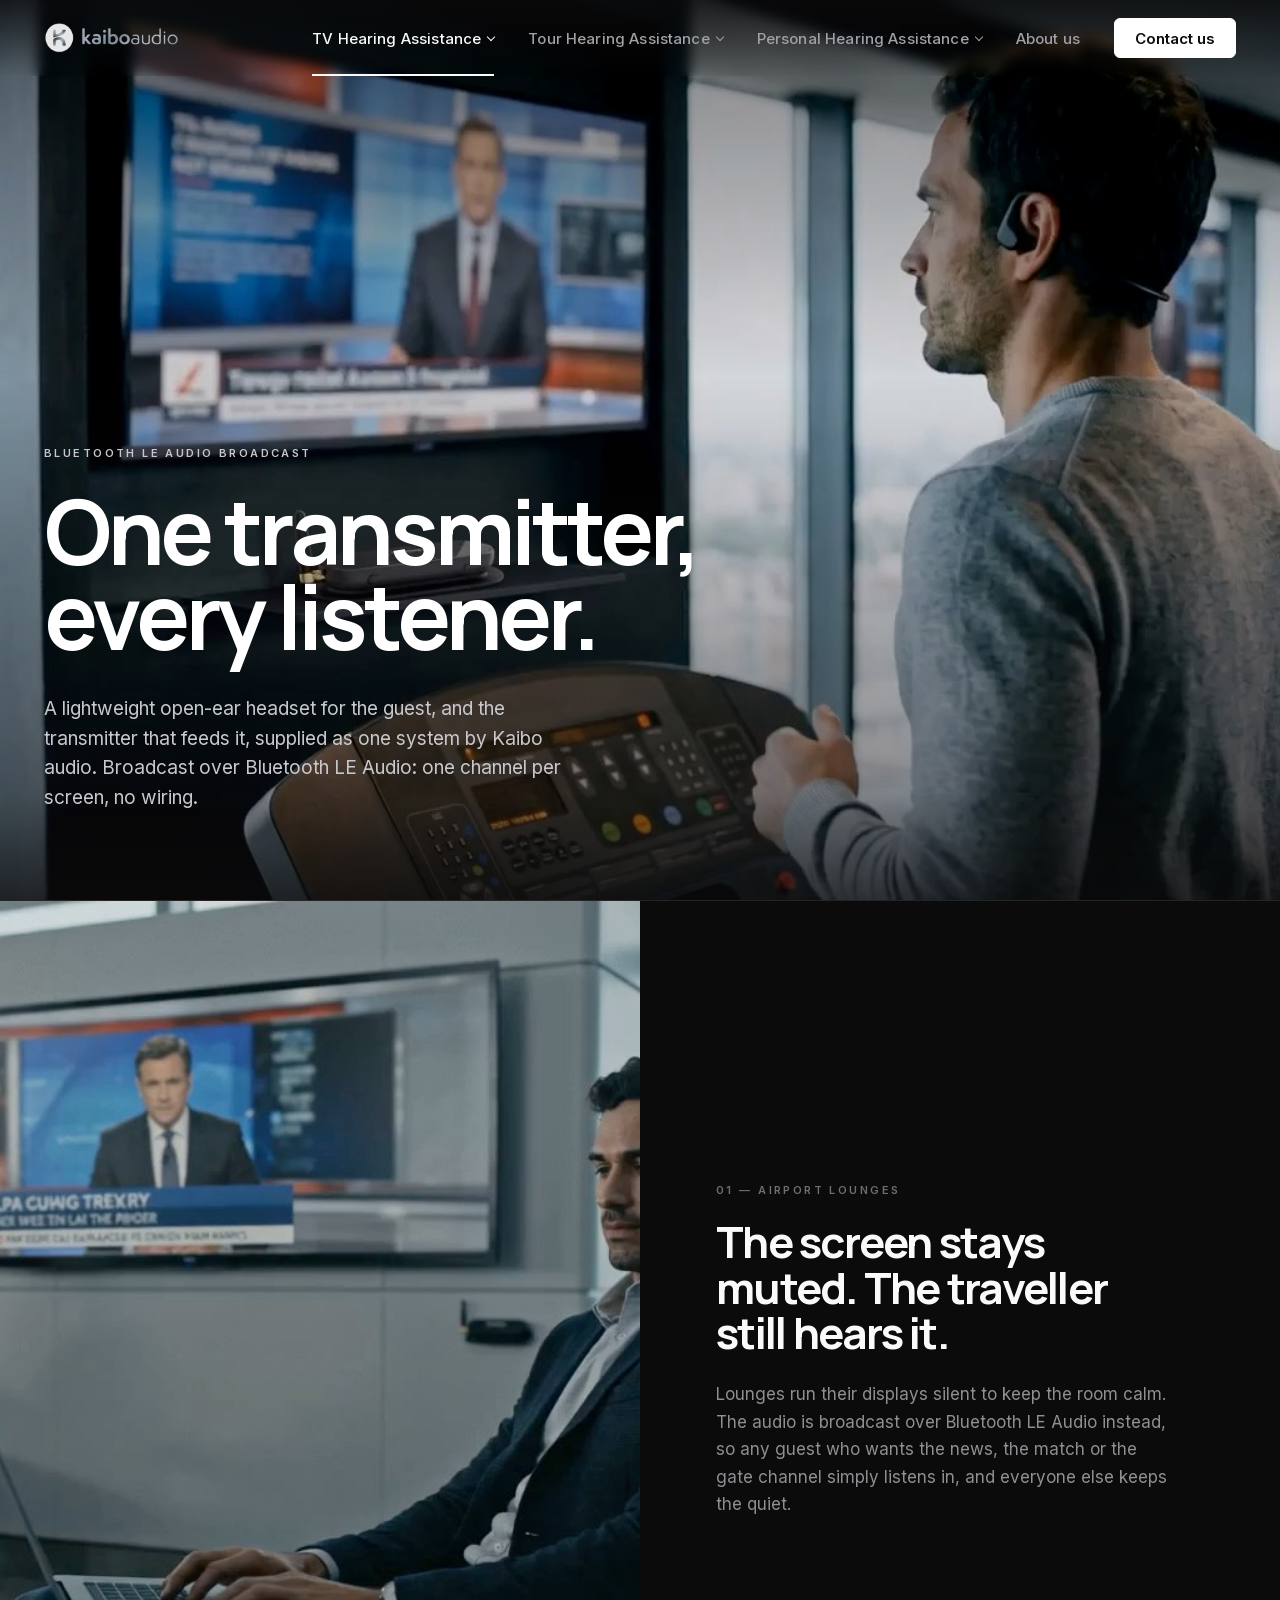
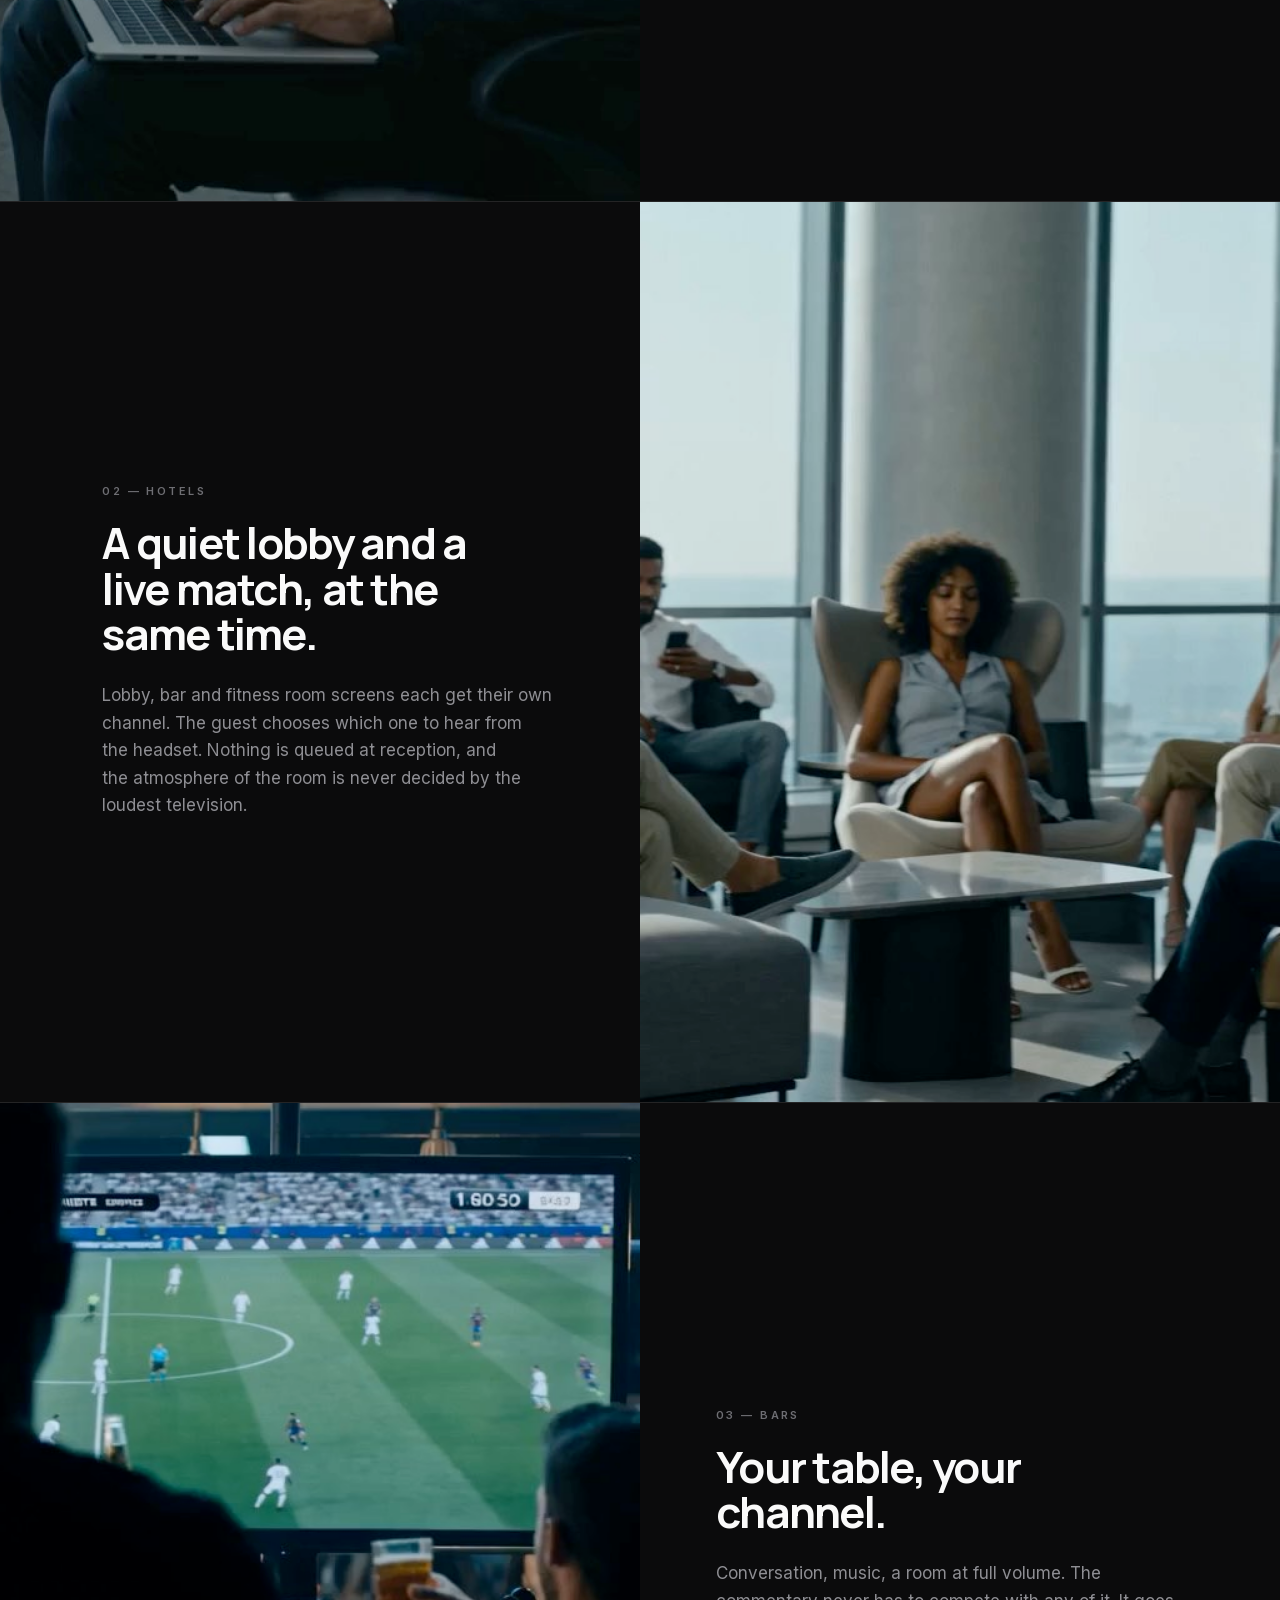
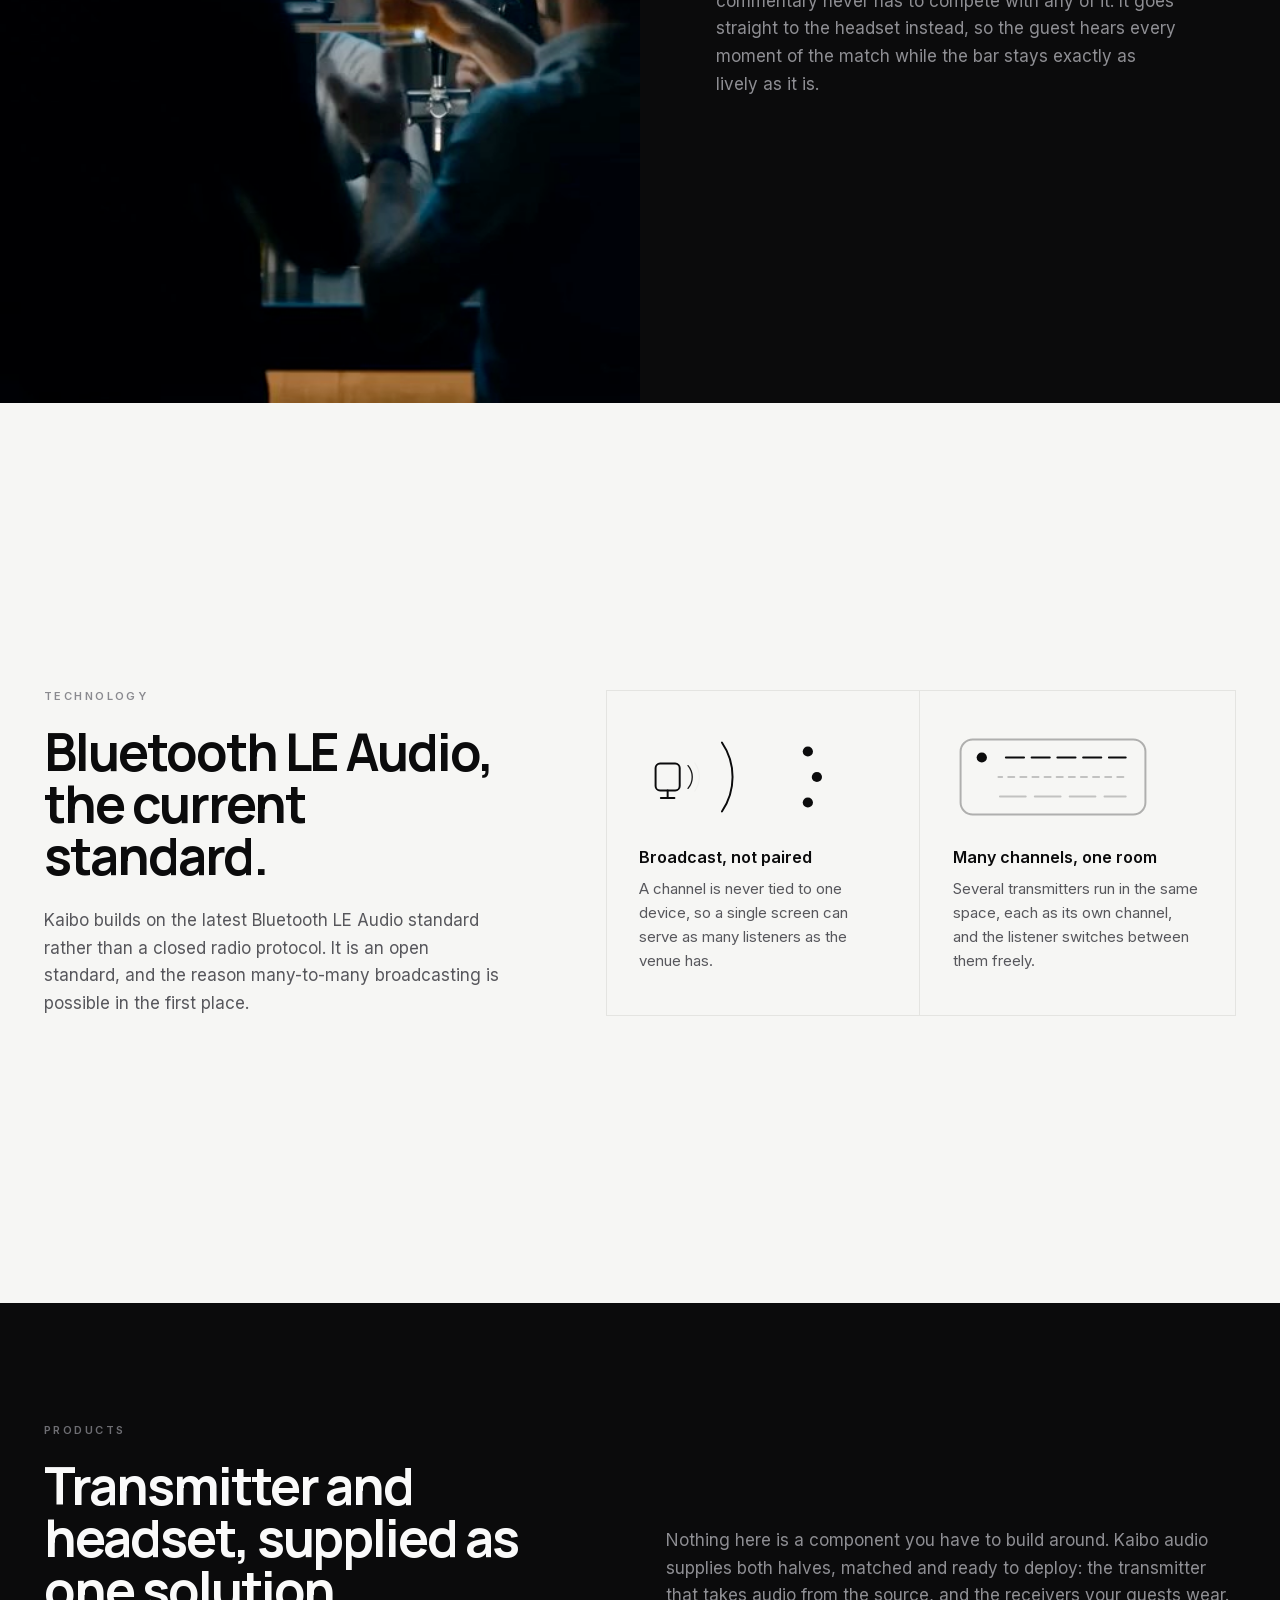
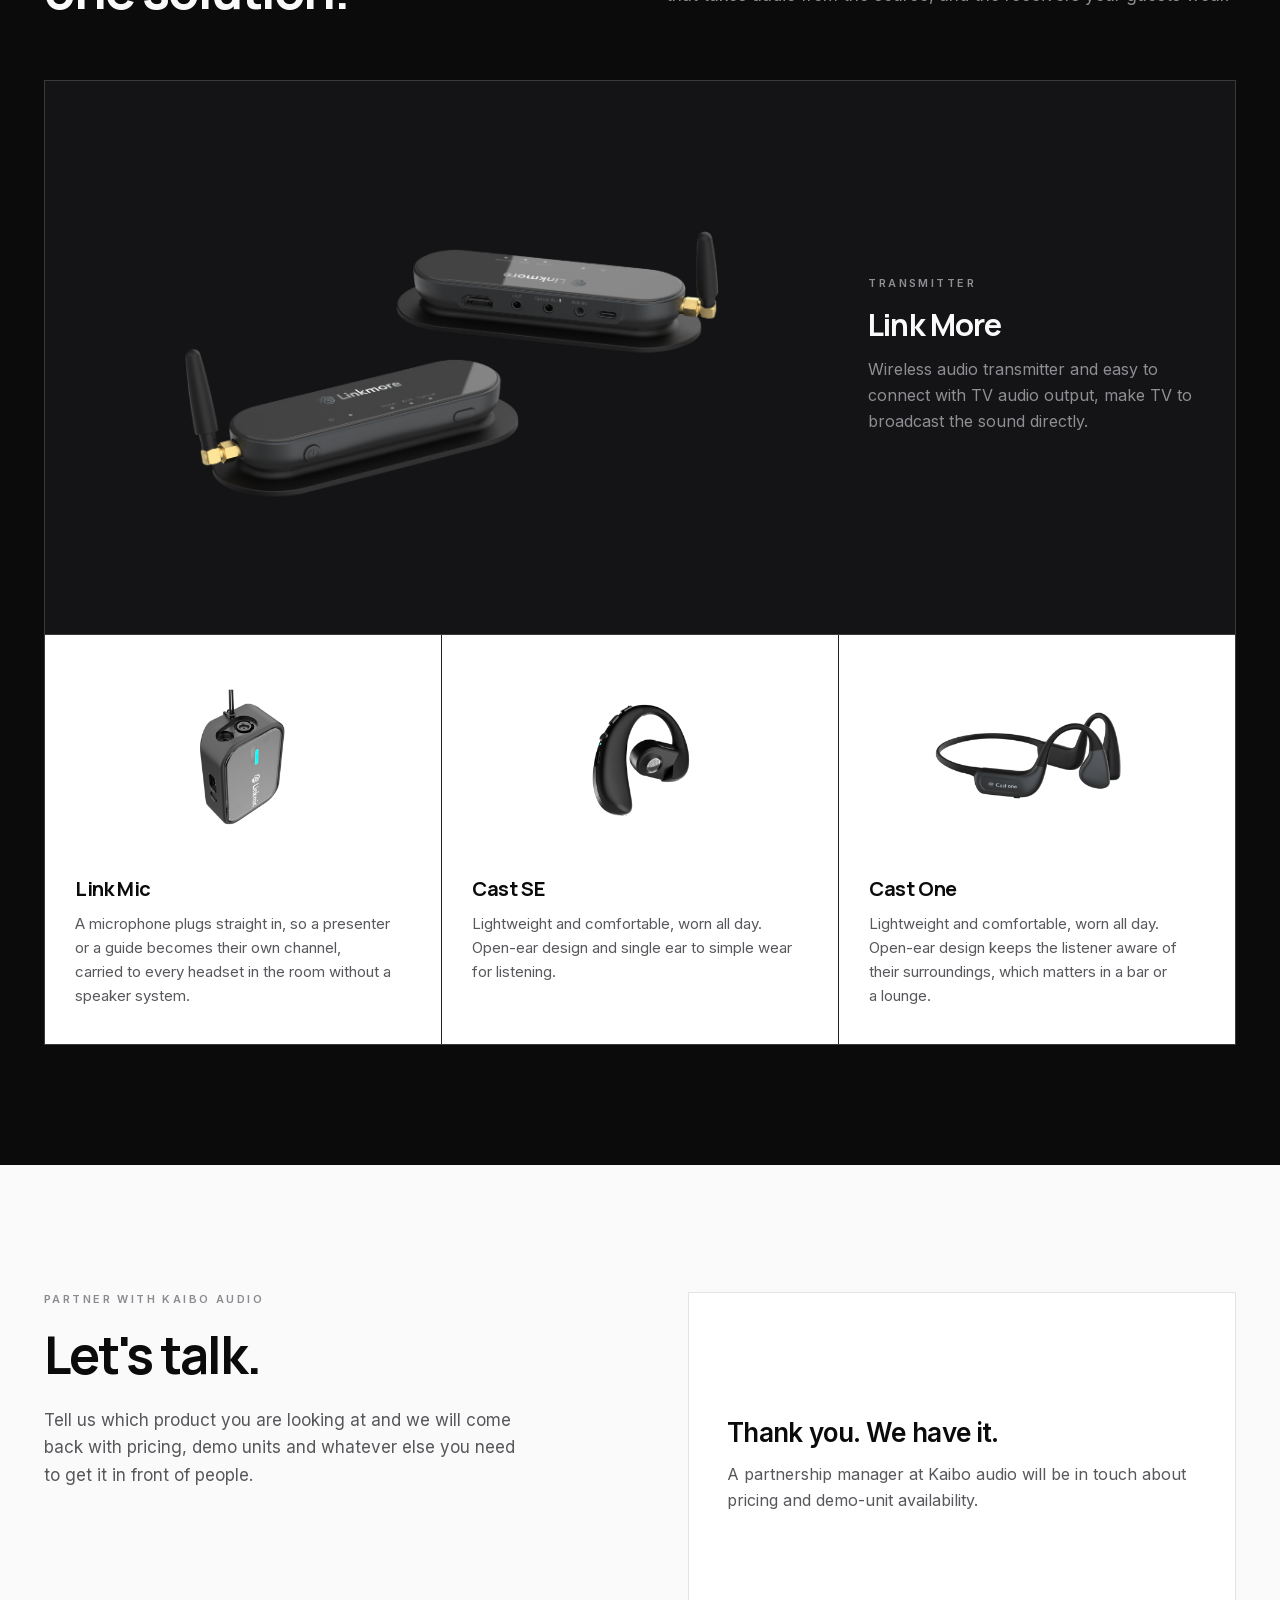
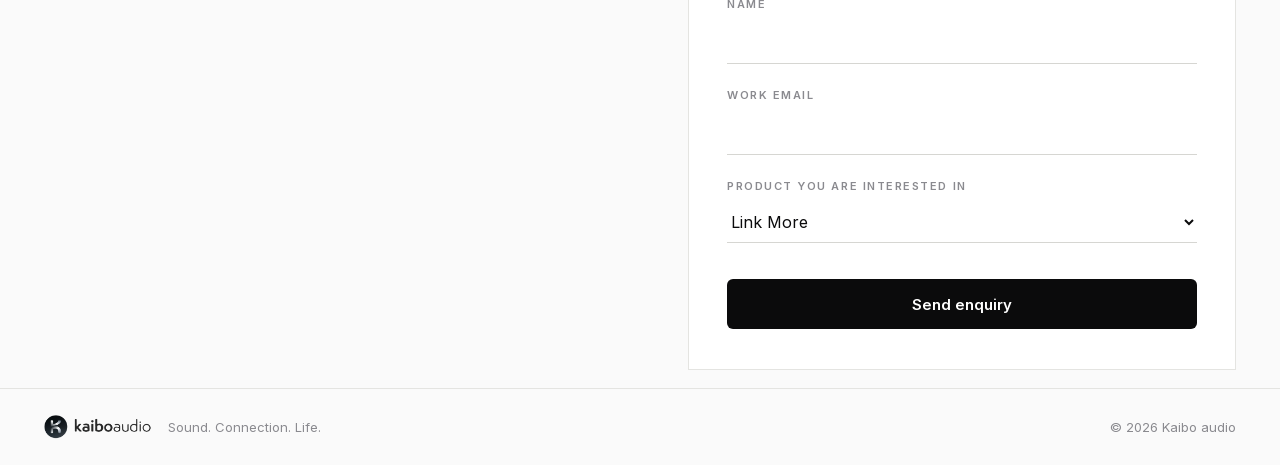
<file: index.html>
<!DOCTYPE html>
<html lang="en">
<head>
<meta charset="utf-8">
<meta name="viewport" content="width=device-width, initial-scale=1">
<title>Kaibo audio — TV Hearing Assistance</title>
<link rel="stylesheet" href="assets/site.css">
</head>
<body data-page="tv">
<div style="background:#0B0B0C">

<header style="position:fixed;top:0;left:0;right:0;z-index:60;background:linear-gradient(to bottom,rgba(11,11,12,0.75),rgba(11,11,12,0));backdrop-filter:blur(6px)">
  <div class="pad" style="max-width:1320px;margin:0 auto;padding:0 44px;height:76px;display:flex;align-items:center;justify-content:space-between;gap:32px">
    <a href="index.html" style="display:flex;align-items:center;gap:12px" aria-label="Kaibo audio — home">
      <img class="wordmark logo-on-dark" src="uploads/web/logo_kaibo_light.webp" alt="Kaibo audio" style="height:30px;width:auto;display:block">
      <img class="wordmark logo-on-light" src="uploads/web/logo_kaibo_dark.webp" alt="" aria-hidden="true" style="height:30px;width:auto;display:none">
    </a>
    <nav class="nav-links" style="display:flex;align-items:center;gap:34px">
      <div class="kb-nav-item" data-nav="tv">
        <a class="kb-nav-top" href="index.html" aria-current="page">TV Hearing Assistance</a>
        <div class="kb-drop">
          <a href="index.html#scenes">Where it works</a>
          <a href="index.html#technology">Technology</a>
          <a href="index.html#products">Products</a>
        </div>
      </div>
      <div class="kb-nav-item" data-nav="tour">
        <a class="kb-nav-top" href="tour.html">Tour Hearing Assistance</a>
        <div class="kb-drop">
          <a href="tour.html#scenes">Where it works</a>
          <a href="tour.html#technology">Technology</a>
          <a href="tour.html#products">Products</a>
        </div>
      </div>
      <div class="kb-nav-item" data-nav="personal">
        <a class="kb-nav-top" href="personal.html">Personal Hearing Assistance</a>
        <div class="kb-drop">
          <a href="personal.html#scenes">Where it works</a>
          <a href="personal.html#technology">Technology</a>
          <a href="personal.html#products">Products</a>
        </div>
      </div>
      <div class="kb-nav-item" data-nav="about">
        <a class="kb-nav-top" href="about.html">About us</a>
      </div>
      <a class="kb-cta" href="#contact" style="display:inline-flex;align-items:center;height:38px;padding:0 20px;background:#fff;border:1px solid #fff;border-radius:6px;color:#0B0B0C;font-size:15px;font-weight:600">Contact us</a>
    </nav>
    <button class="kb-burger" type="button" aria-label="Menu" aria-expanded="false" aria-controls="kb-menu">
      <span></span><span></span>
    </button>
  </div>
  <div class="kb-menu" id="kb-menu">
    <div class="kb-mgroup">
      <div class="kb-mtitle" aria-current="page"><a href="index.html">TV Hearing Assistance</a></div>
      <a href="index.html#scenes">Where it works</a>
      <a href="index.html#technology">Technology</a>
      <a href="index.html#products">Products</a>
    </div>
    <div class="kb-mgroup">
      <div class="kb-mtitle"><a href="tour.html">Tour Hearing Assistance</a></div>
      <a href="tour.html#scenes">Where it works</a>
      <a href="tour.html#technology">Technology</a>
      <a href="tour.html#products">Products</a>
    </div>
    <div class="kb-mgroup">
      <div class="kb-mtitle"><a href="personal.html">Personal Hearing Assistance</a></div>
      <a href="personal.html#scenes">Where it works</a>
      <a href="personal.html#technology">Technology</a>
      <a href="personal.html#products">Products</a>
    </div>
    <div class="kb-mgroup">
      <div class="kb-mtitle"><a href="about.html">About us</a></div>
    </div>
  </div>
</header>

<section class="snap" data-play-in-view="" style="position:relative;height:100vh;height:100dvh;min-height:680px;overflow:hidden;background:#000">
  <div class="kb-hero-media" style="position:absolute;inset:0;background-image:url(uploads/poster-hero.jpg);background-size:cover;background-position:center;transform:scale(1);transform-origin:50% 45%;will-change:transform">
      <video src="uploads/shot1_v7.mp4" muted loop playsinline autoplay poster="uploads/poster-hero.jpg" preload="auto" style="width:100%;height:100%;object-fit:cover;display:block"></video>
  </div>
  <div style="position:absolute;inset:0;background:linear-gradient(to bottom,rgba(0,0,0,0.5) 0%,rgba(0,0,0,0.12) 42%,rgba(11,11,12,0.45) 88%,rgba(11,11,12,0.8) 100%);pointer-events:none"></div>
  <div class="kb-hero-copy" style="position:absolute;inset:0;display:flex;flex-direction:column;justify-content:flex-end;pointer-events:none;opacity:1">
    <div class="pad" style="max-width:1320px;width:100%;margin:0 auto;padding:0 44px 88px">
      <div style="display:flex;align-items:center;gap:12px;margin-bottom:28px;animation:fadeIn 900ms ease both 200ms">
        
        <span style="color:#C7C7CC;font-size:11px;font-weight:600;letter-spacing:0.22em;text-transform:uppercase">Bluetooth LE Audio broadcast</span>
      </div>
      <h1 style="margin:0;max-width:15ch;color:#fff;font-size:clamp(52px,7vw,104px);line-height:0.95;font-weight:700;letter-spacing:-0.045em;text-wrap:balance;animation:riseIn 1000ms cubic-bezier(0.16,1,0.3,1) both 320ms">One transmitter, every listener.</h1>
      <div style="display:flex;align-items:flex-end;justify-content:space-between;gap:60px;margin-top:36px;animation:riseIn 1000ms cubic-bezier(0.16,1,0.3,1) both 520ms">
        <p style="margin:0;max-width:46ch;color:#C7C7CC;font-size:19px;line-height:1.55">A lightweight open-ear headset for the guest, and the transmitter that feeds it, supplied as one system by Kaibo audio. Broadcast over Bluetooth LE&nbsp;Audio: one channel per screen, no wiring.</p>
        
      </div>
    </div>
  </div>
</section>

<section id="scenes" style="background:#0B0B0C">

  <div class="snap scene" data-play-in-view="" style="display:grid;grid-template-columns:minmax(0,1fr) minmax(0,1fr);height:100vh;height:100dvh;min-height:640px;border-top:1px solid rgba(255,255,255,0.1)">
    <div class="scene-media" style="position:relative;background:#141416;background-image:url(uploads/poster-lounge.jpg);background-size:cover;background-position:60% 50%;overflow:hidden">
      <video src="uploads/shot2_v3.mp4" muted="muted" loop="loop" playsinline="playsinline" poster="uploads/poster-lounge.jpg" preload="metadata" style="width:100%;height:100%;object-fit:cover;object-position:60% 50%;display:block"></video>
    </div>
    <div class="scene-text" style="display:flex;flex-direction:column;justify-content:center;padding:96px 8vw 96px 76px">
      <div style="color:#6E6E73;font-size:11px;font-weight:600;letter-spacing:0.22em;text-transform:uppercase;margin-bottom:22px">01 — Airport lounges</div>
      <h2 style="margin:0;max-width:16ch;color:#FAFAFA;font-size:clamp(38px,3.4vw,52px);line-height:1.04;font-weight:700;letter-spacing:-0.04em">The screen stays muted. The traveller still hears it.</h2>
      <p style="margin:26px 0 0;max-width:44ch;color:#8E8E93;font-size:17px;line-height:1.62">Lounges run their displays silent to keep the room calm. The audio is broadcast over Bluetooth LE Audio instead, so any guest who wants the news, the match or the gate channel simply listens in, and everyone else keeps the quiet.</p>
    </div>
  </div>

  <div class="snap scene" data-play-in-view="" style="display:grid;grid-template-columns:minmax(0,1fr) minmax(0,1fr);height:100vh;height:100dvh;min-height:640px;border-top:1px solid rgba(255,255,255,0.1)">
    <div class="scene-text" style="display:flex;flex-direction:column;justify-content:center;padding:96px 76px 96px 8vw;order:0">
      <div style="color:#6E6E73;font-size:11px;font-weight:600;letter-spacing:0.22em;text-transform:uppercase;margin-bottom:22px">02 — Hotels</div>
      <h2 style="margin:0;max-width:16ch;color:#FAFAFA;font-size:clamp(38px,3.4vw,52px);line-height:1.04;font-weight:700;letter-spacing:-0.04em">A quiet lobby and a live match, at the same time.</h2>
      <p style="margin:26px 0 0;max-width:44ch;color:#8E8E93;font-size:17px;line-height:1.62">Lobby, bar and fitness room screens each get their own channel. The guest chooses which one to hear from the headset. Nothing is queued at reception, and the atmosphere of the room is never decided by the loudest television.</p>
    </div>
    <div class="scene-media" style="position:relative;background:#141416;background-image:url(uploads/poster-hotel.jpg);background-size:cover;background-position:center;overflow:hidden">
      <video src="uploads/shot3_v3.mp4" muted="muted" loop="loop" playsinline="playsinline" poster="uploads/poster-hotel.jpg" preload="metadata" style="width:100%;height:100%;object-fit:cover;display:block"></video>
    </div>
  </div>

  <div class="snap scene" data-play-in-view="" style="display:grid;grid-template-columns:minmax(0,1fr) minmax(0,1fr);height:100vh;height:100dvh;min-height:640px;border-top:1px solid rgba(255,255,255,0.1)">
    <div class="scene-media" style="position:relative;background:#141416;background-image:url(uploads/poster-bar.jpg);background-size:cover;background-position:center;overflow:hidden">
      <video src="uploads/shot4_v3.mp4" muted="muted" loop="loop" playsinline="playsinline" poster="uploads/poster-bar.jpg" preload="metadata" style="width:100%;height:100%;object-fit:cover;display:block"></video>
    </div>
    <div class="scene-text" style="display:flex;flex-direction:column;justify-content:center;padding:96px 8vw 96px 76px">
      <div style="color:#6E6E73;font-size:11px;font-weight:600;letter-spacing:0.22em;text-transform:uppercase;margin-bottom:22px">03 — Bars</div>
      <h2 style="margin:0;max-width:16ch;color:#FAFAFA;font-size:clamp(38px,3.4vw,52px);line-height:1.04;font-weight:700;letter-spacing:-0.04em">Your table, your channel.</h2>
      <p style="margin:26px 0 0;max-width:44ch;color:#8E8E93;font-size:17px;line-height:1.62">Conversation, music, a room at full volume. The commentary never has to compete with any of it. It goes straight to the headset instead, so the guest hears every moment of the match while the bar stays exactly as lively as it is.</p>
    </div>
  </div>

</section>

<section id="technology" data-theme="light" class="snap" style="box-sizing:border-box;background:#F6F6F4;padding:120px 0;color:#0B0B0C;min-height:100vh;min-height:100dvh;display:flex;align-items:center">
  <div class="pad tech-grid" style="width:100%;max-width:1320px;margin:0 auto;padding:0 44px;display:grid;grid-template-columns:minmax(0,0.85fr) minmax(0,1.15fr);gap:96px">
    <div>
      <div style="color:#8A8A8F;font-size:11px;font-weight:600;letter-spacing:0.22em;text-transform:uppercase;margin-bottom:22px">Technology</div>
      <h2 style="margin:0;color:#0B0B0C;font-size:clamp(40px,4vw,56px);line-height:1.02;font-weight:700;letter-spacing:-0.04em">Bluetooth LE&nbsp;Audio, the current standard.</h2>
      <p style="margin:26px 0 0;color:#57575C;font-size:17px;line-height:1.62">Kaibo builds on the latest Bluetooth LE&nbsp;Audio standard rather than a closed radio protocol. It is an open standard, and the reason many-to-many broadcasting is possible in the first place.</p>
    </div>
    <div class="tech-cards" style="display:grid;grid-template-columns:repeat(2,minmax(0,1fr));gap:1px;border:1px solid #E4E4E1;align-self:center">
      <div style="padding:38px 32px 42px">
        <img loading="lazy" decoding="async" src="uploads/web/ill_broadcast.svg" alt="" aria-hidden="true" style="width:80%;height:fit-content;display:block;margin-bottom:22px">
        <div style="color:#0B0B0C;font-size:16px;font-weight:600;margin-bottom:10px">Broadcast, not paired</div>
        <p style="margin:0;color:#57575C;font-size:15px;line-height:1.6">A channel is never tied to one device, so a single screen can serve as many listeners as the venue has.</p>
      </div>
      <div style="padding:38px 32px 42px">
        <img loading="lazy" decoding="async" src="uploads/web/ill_channels.svg" alt="" aria-hidden="true" style="width:80%;height:fit-content;display:block;margin-bottom:22px">
        <div style="color:#0B0B0C;font-size:16px;font-weight:600;margin-bottom:10px">Many channels, one room</div>
        <p style="margin:0;color:#57575C;font-size:15px;line-height:1.6">Several transmitters run in the same space, each as its own channel, and the listener switches between them freely.</p>
      </div>
    </div>
  </div>
</section>

<section id="products" data-theme="dark" style="background:#0B0B0C;padding:120px 0;color:#FAFAFA">
  <div class="pad" style="max-width:1320px;margin:0 auto;padding:0 44px">
    <div class="sys-head" style="display:grid;grid-template-columns:minmax(0,1fr) minmax(0,1.05fr);gap:80px;align-items:end;margin-bottom:64px">
      <div>
        <div style="color:#6E6E73;font-size:11px;font-weight:600;letter-spacing:0.22em;text-transform:uppercase;margin-bottom:22px">Products</div>
        <h2 style="margin:0;color:#FAFAFA;font-size:clamp(40px,4vw,56px);line-height:1.02;font-weight:700;letter-spacing:-0.04em">Transmitter and headset, supplied as one solution.</h2>
      </div>
      <p style="margin:0 0 6px;color:#8E8E93;font-size:17px;line-height:1.62">Nothing here is a component you have to build around. Kaibo audio supplies both halves, matched and ready to deploy: the transmitter that takes audio from the source, and the receivers your guests wear.</p>
    </div>
    <div class="cards feature" style="display:grid;grid-template-columns:minmax(0,2fr) minmax(0,1fr);gap:0;background:rgba(255,255,255,0.1);border:1px solid rgba(255,255,255,0.1)">
      <div data-reveal="" style="background:#141416;display:flex;align-items:center;justify-content:center;padding:44px 40px">
        <img loading="lazy" decoding="async" src="uploads/web/img_p3_linkmore.png" alt="Link More" style="width:100%;max-width:620px;height:auto;display:block">
      </div>
      <div data-reveal="" style="background:#141416;padding:32px 30px 36px;display:flex;flex-direction:column;justify-content:center">
        <div style="color:#8E8E93;font-size:11px;font-weight:600;letter-spacing:0.22em;text-transform:uppercase;margin-bottom:18px">Transmitter</div>
        <h3 style="margin:0 0 16px;color:#FAFAFA;font-size:clamp(28px,2.4vw,36px);line-height:1.08;font-weight:700;letter-spacing:-0.03em">Link More</h3>
        <p style="margin:0;color:#8E8E93;font-size:16px;line-height:1.62">Wireless audio transmitter and easy to connect with TV audio output, make TV to broadcast the sound directly.</p>
      </div>
    </div>
    <div class="cards" style="display:grid;grid-template-columns:repeat(3,minmax(0,1fr));gap:1px;background:rgba(255,255,255,0.1);border:1px solid rgba(255,255,255,0.1);border-top:none">
      <div data-reveal="" style="background:#fff;padding:32px 30px 36px">
        <div style="height:180px;margin-bottom:28px"><img loading="lazy" decoding="async" src="uploads/web/img_p1_linkmic.png" alt="Link Mic" style="width:100%;height:100%;object-fit:contain;display:block"></div>
        <h3 style="margin:0 0 10px;color:#0B0B0C;font-size:20px;font-weight:700;letter-spacing:-0.02em">Link Mic</h3>
        <p style="margin:0;color:#57575C;font-size:15px;line-height:1.6">A microphone plugs straight in, so a presenter or a guide becomes their own channel, carried to every headset in the room without a speaker system.</p>
      </div>
      <div data-reveal="" style="background:#fff;padding:32px 30px 36px">
        <div style="height:180px;margin-bottom:28px"><img loading="lazy" decoding="async" src="uploads/web/img_p4_cast.png" alt="Cast SE" style="width:100%;height:100%;object-fit:contain;display:block"></div>
        <h3 style="margin:0 0 10px;color:#0B0B0C;font-size:20px;font-weight:700;letter-spacing:-0.02em">Cast SE</h3>
        <p style="margin:0;color:#57575C;font-size:15px;line-height:1.6">Lightweight and comfortable, worn all day. Open-ear design and single ear to simple wear for listening.</p>
      </div>
      <div data-reveal="" style="background:#fff;padding:32px 30px 36px">
        <div style="height:180px;margin-bottom:28px"><img loading="lazy" decoding="async" src="uploads/web/img_p2_castone.png" alt="Cast One" style="width:100%;height:100%;object-fit:contain;display:block"></div>
        <h3 style="margin:0 0 10px;color:#0B0B0C;font-size:20px;font-weight:700;letter-spacing:-0.02em">Cast One</h3>
        <p style="margin:0;color:#57575C;font-size:15px;line-height:1.6">Lightweight and comfortable, worn all day. Open-ear design keeps the listener aware of their surroundings, which matters in a bar or a lounge.</p>
      </div>
</div>
  </div>
</section>

<section id="contact" data-theme="light" class="snap" style="box-sizing:border-box;position:relative;overflow:hidden;background:#FAFAFA;color:#0B0B0C;min-height:100vh;min-height:100dvh;display:flex;flex-direction:column;padding:110px 0 0">
  <div class="kb-ripple" aria-hidden="true"><span></span><span></span><span></span></div>
  <div class="pad contact-grid" style="position:relative;z-index:1;max-width:1320px;margin:0 auto;padding:0 44px;display:grid;grid-template-columns:minmax(0,1fr) minmax(0,1fr);gap:96px;align-items:start;flex:1;align-content:center">
    <div>
      <div style="color:#8A8A8F;font-size:11px;font-weight:600;letter-spacing:0.22em;text-transform:uppercase;margin-bottom:22px">Partner with Kaibo audio</div>
      <h2 style="margin:0;max-width:16ch;color:#0B0B0C;font-size:clamp(40px,4vw,56px);line-height:1.02;font-weight:700;letter-spacing:-0.04em">Let's talk.</h2>
      <p style="margin:26px 0 0;max-width:44ch;color:#57575C;font-size:17px;line-height:1.62">Tell us which product you are looking at and we will come back with pricing, demo units and whatever else you need to get it in front of people.</p>
      
    </div>
    <div style="background:#fff;border:1px solid #E4E4E1;padding:40px 38px">
      <div id="kb-sent" hidden style="min-height:264px;display:flex;flex-direction:column;justify-content:center;gap:14px">
          <div style="color:#0B0B0C;font-size:26px;font-weight:600;letter-spacing:-0.025em">Thank you. We have it.</div>
          <p style="margin:0;color:#57575C;font-size:16px;line-height:1.6">A partnership manager at Kaibo audio will be in touch about pricing and demo-unit availability.</p>
        </div>
      <div id="kb-form" style="display:flex;flex-direction:column;gap:24px">
          <label style="display:flex;flex-direction:column;gap:8px"><span style="color:#8A8A8F;font-size:11px;font-weight:600;letter-spacing:0.14em;text-transform:uppercase">Name</span><input type="text" style="height:42px;border:none;border-bottom:1px solid #D6D6D2;background:none;font-size:16px;color:#0B0B0C;outline:none"></label>
          <label style="display:flex;flex-direction:column;gap:8px"><span style="color:#8A8A8F;font-size:11px;font-weight:600;letter-spacing:0.14em;text-transform:uppercase">Work email</span><input type="email" style="height:42px;border:none;border-bottom:1px solid #D6D6D2;background:none;font-size:16px;color:#0B0B0C;outline:none"></label>
          <label style="display:flex;flex-direction:column;gap:8px"><span style="color:#8A8A8F;font-size:11px;font-weight:600;letter-spacing:0.14em;text-transform:uppercase">Product you are interested in</span>
            <select style="height:42px;border:none;border-bottom:1px solid #D6D6D2;background:none;font-size:16px;color:#0B0B0C;outline:none">
              <option>Link More</option>
              <option>Link Mic</option>
              <option>Cast SE</option>
              <option>Cast One</option>
              <option>Ozen Pro</option>
              <option>Ozen Buds</option>
              <option>Ozen Dots</option>
              <option>Not sure yet</option>
            </select>
          </label>
          <button id="kb-submit" type="button" style="margin-top:12px;height:50px;background:#0B0B0C;color:#fff;border:none;border-radius:6px;font-size:15px;font-weight:600;cursor:pointer">Send enquiry</button>
        </div>
    </div>
  </div>
  <div style="position:relative;z-index:1;margin-top:auto;width:100%;padding:26px 0;border-top:1px solid #E4E4E1">
  <div class="pad foot" style="max-width:1320px;margin:0 auto;padding:0 44px;display:flex;align-items:center;justify-content:space-between;gap:40px">
    <div style="display:flex;align-items:center;gap:14px">
      <img class="wordmark" src="uploads/web/logo_kaibo_dark.webp" alt="Kaibo audio" style="height:24px;width:auto;display:block">
      <span style="color:#8A8A8F;font-size:13px">Sound. Connection. Life.</span>
    </div>
    <div style="color:#8A8A8F;font-size:13px">© 2026 Kaibo audio</div>
  </div>
</section>

</div>
<script src="assets/site.js"></script>
</body>
</html>
</file>
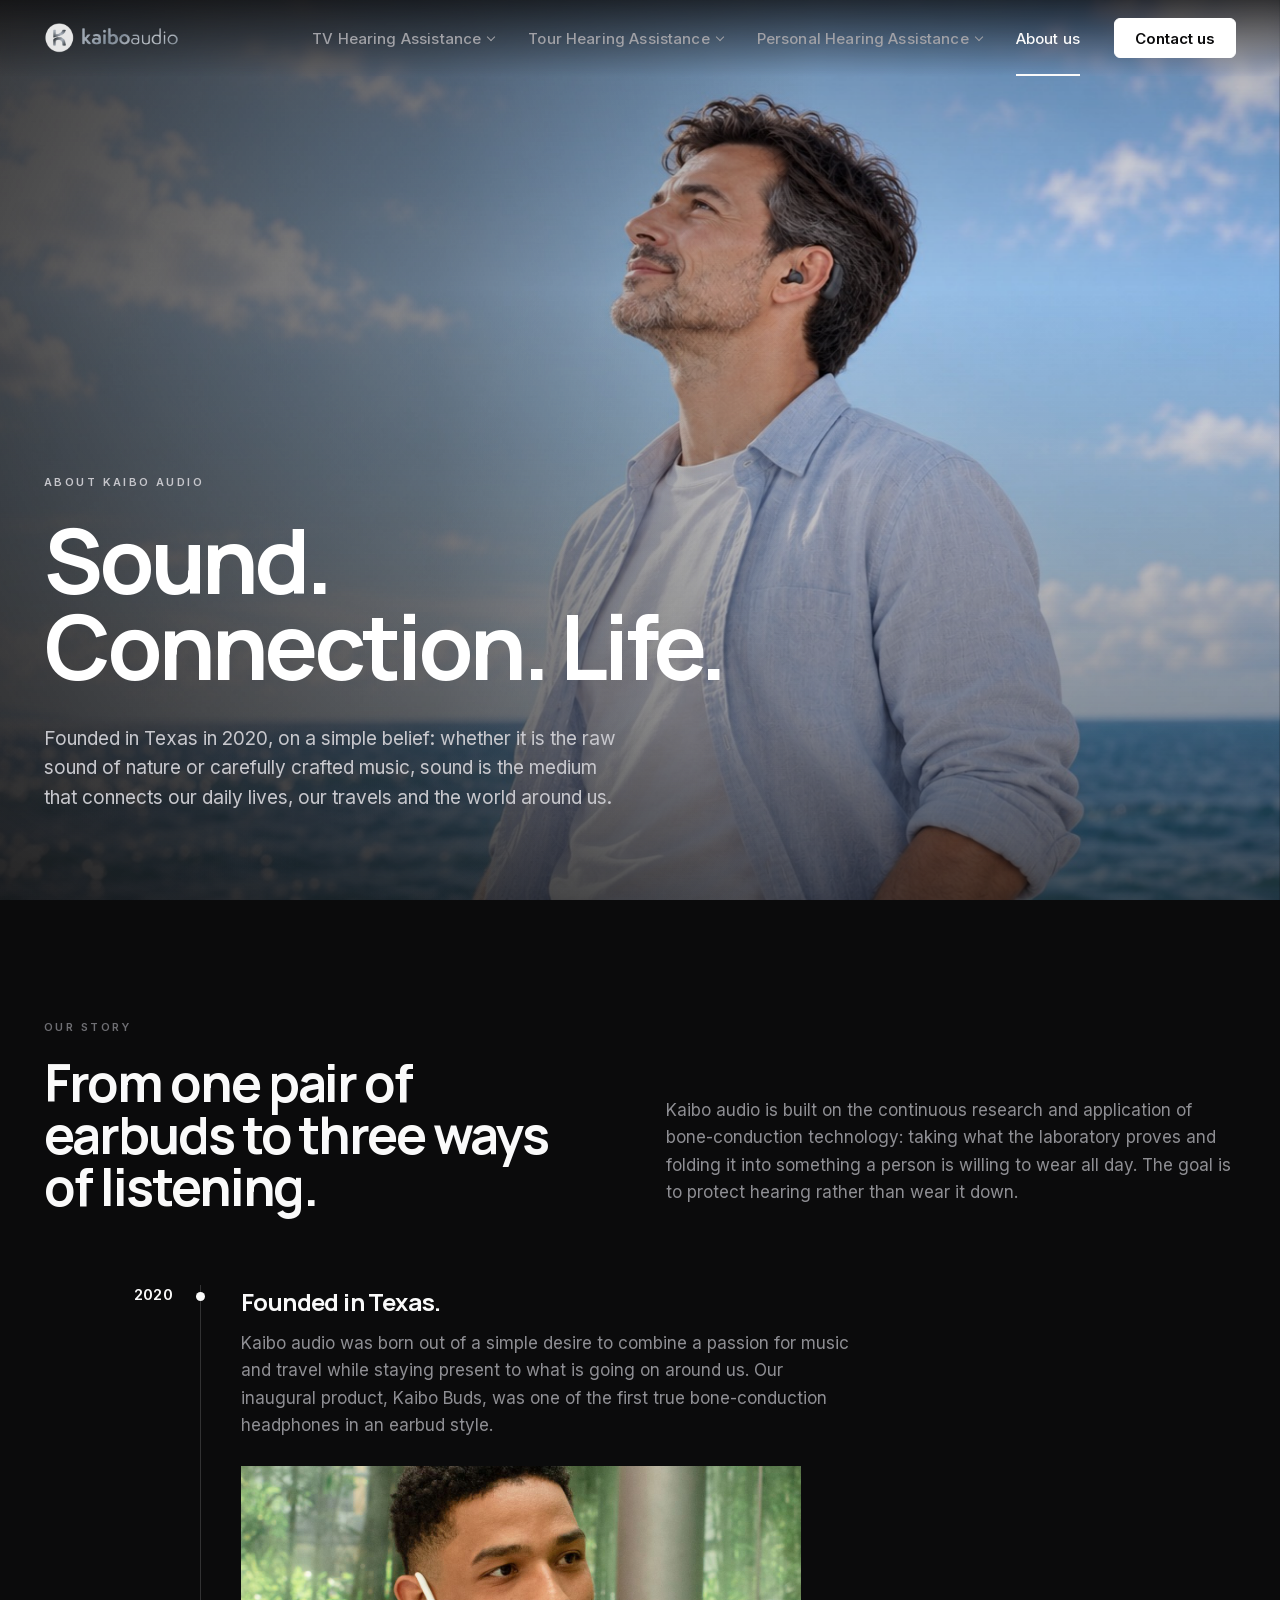
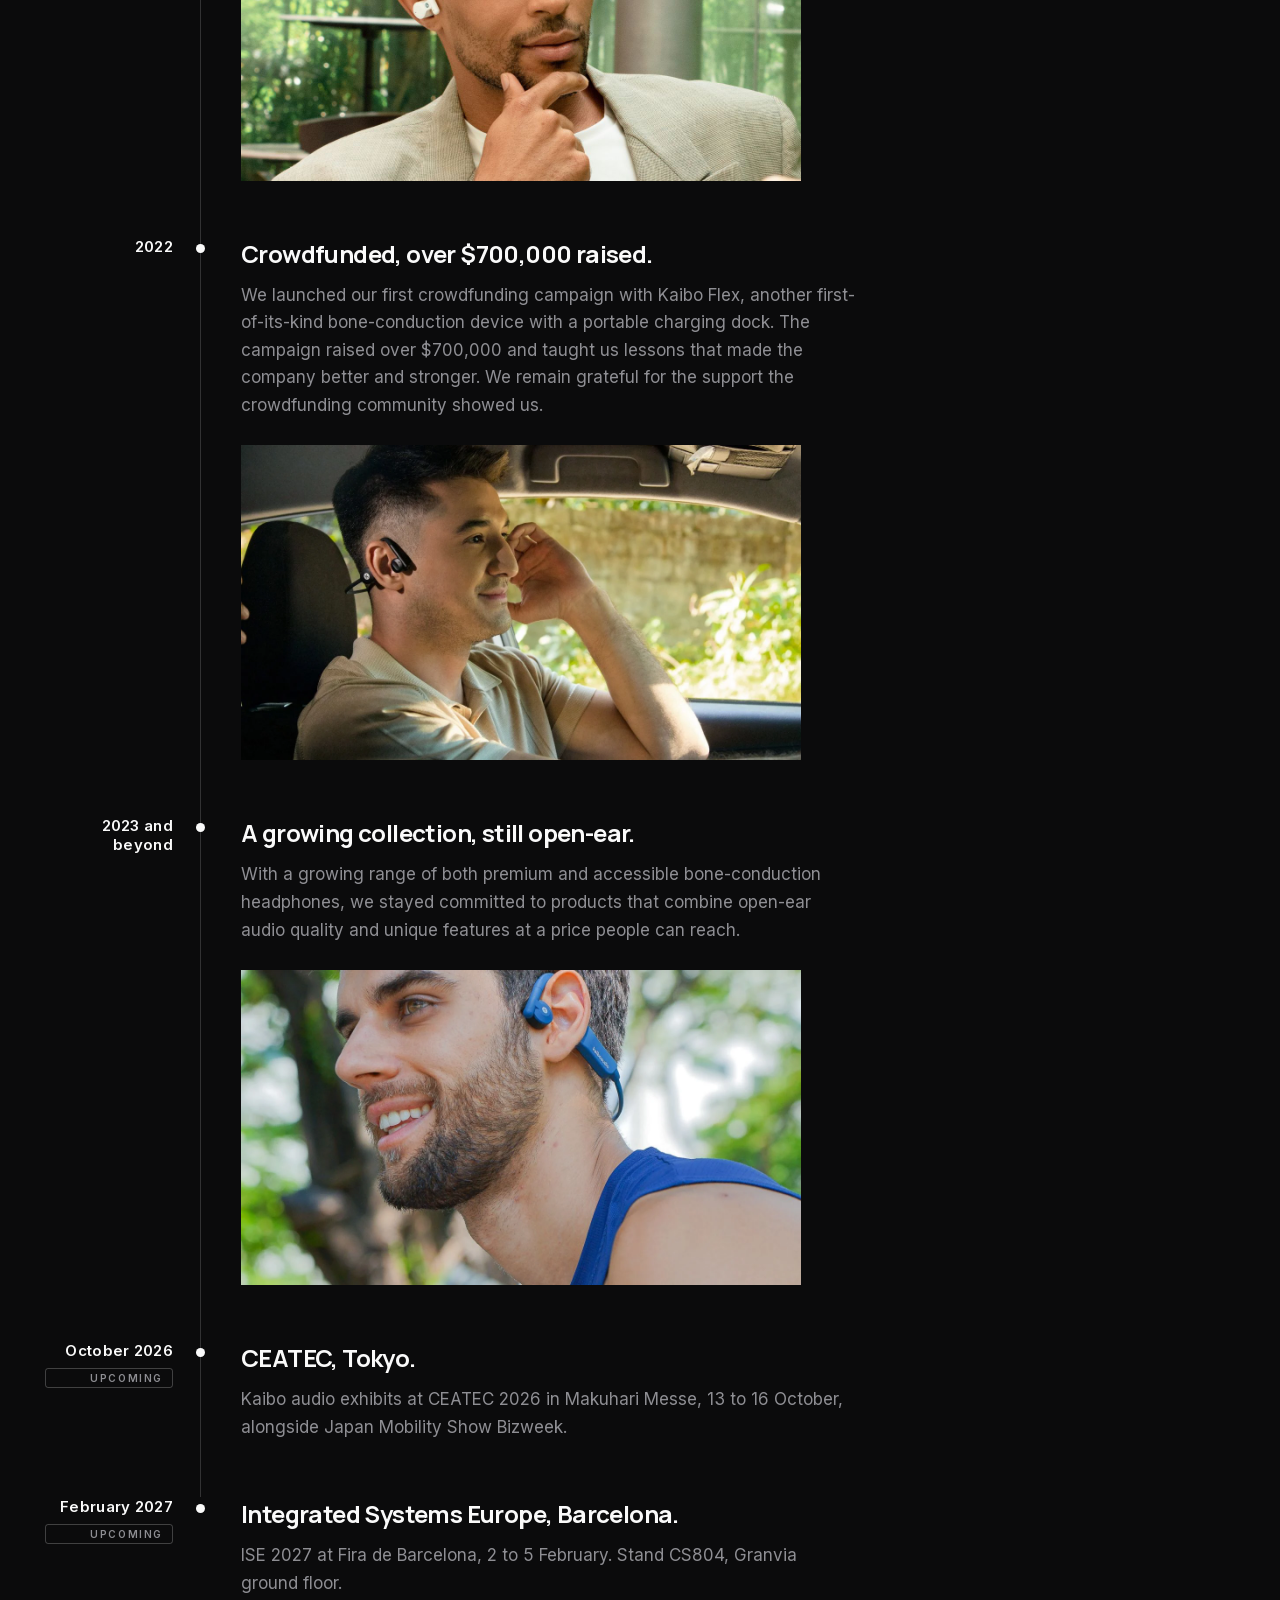
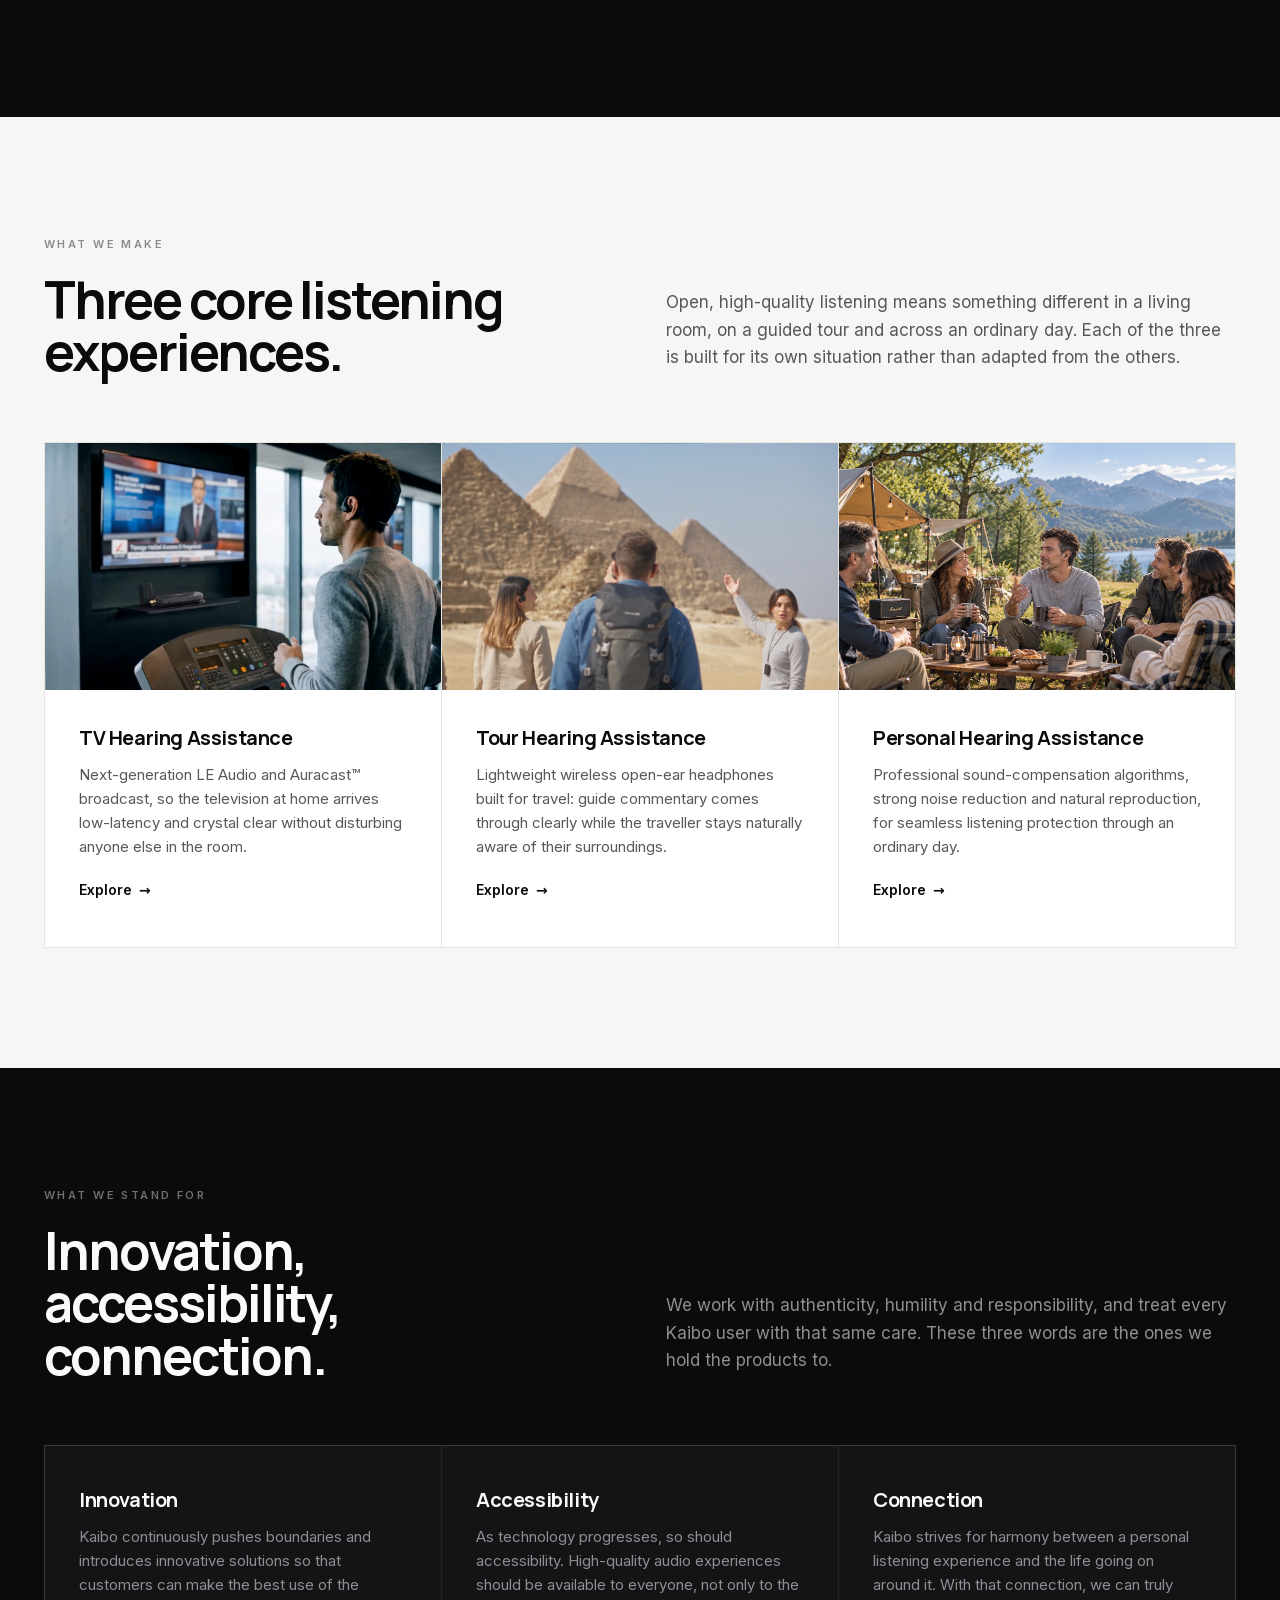
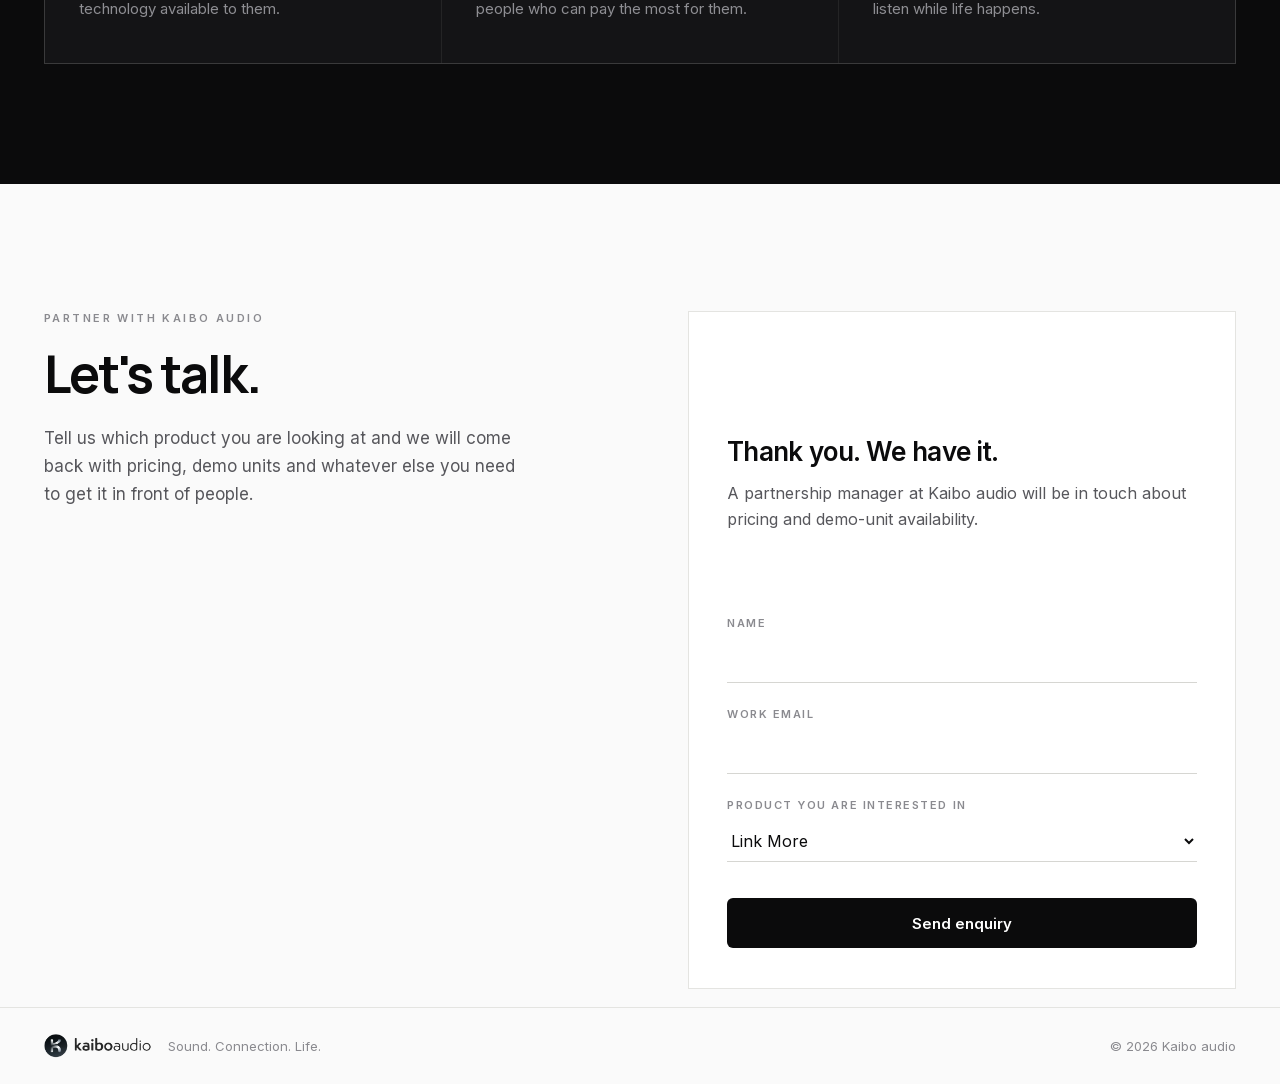
<file: about.html>
<!DOCTYPE html>
<html lang="en">
<head>
<meta charset="utf-8">
<meta name="viewport" content="width=device-width, initial-scale=1">
<title>Kaibo audio — About us</title>
<link rel="stylesheet" href="assets/site.css">
</head>
<body data-page="about">
<div style="background:#0B0B0C">

<header style="position:fixed;top:0;left:0;right:0;z-index:60;background:linear-gradient(to bottom,rgba(11,11,12,0.75),rgba(11,11,12,0));backdrop-filter:blur(6px)">
  <div class="pad" style="max-width:1320px;margin:0 auto;padding:0 44px;height:76px;display:flex;align-items:center;justify-content:space-between;gap:32px">
    <a href="index.html" style="display:flex;align-items:center;gap:12px" aria-label="Kaibo audio — home">
      <img class="wordmark logo-on-dark" src="uploads/web/logo_kaibo_light.webp" alt="Kaibo audio" style="height:30px;width:auto;display:block">
      <img class="wordmark logo-on-light" src="uploads/web/logo_kaibo_dark.webp" alt="" aria-hidden="true" style="height:30px;width:auto;display:none">
    </a>
    <nav class="nav-links" style="display:flex;align-items:center;gap:34px">
      <div class="kb-nav-item" data-nav="tv">
        <a class="kb-nav-top" href="index.html">TV Hearing Assistance</a>
        <div class="kb-drop">
          <a href="index.html#scenes">Where it works</a>
          <a href="index.html#technology">Technology</a>
          <a href="index.html#products">Products</a>
        </div>
      </div>
      <div class="kb-nav-item" data-nav="tour">
        <a class="kb-nav-top" href="tour.html">Tour Hearing Assistance</a>
        <div class="kb-drop">
          <a href="tour.html#scenes">Where it works</a>
          <a href="tour.html#technology">Technology</a>
          <a href="tour.html#products">Products</a>
        </div>
      </div>
      <div class="kb-nav-item" data-nav="personal">
        <a class="kb-nav-top" href="personal.html">Personal Hearing Assistance</a>
        <div class="kb-drop">
          <a href="personal.html#scenes">Where it works</a>
          <a href="personal.html#technology">Technology</a>
          <a href="personal.html#products">Products</a>
        </div>
      </div>
      <div class="kb-nav-item" data-nav="about">
        <a class="kb-nav-top" href="about.html" aria-current="page">About us</a>
      </div>
      <a class="kb-cta" href="#contact" style="display:inline-flex;align-items:center;height:38px;padding:0 20px;background:#fff;border:1px solid #fff;border-radius:6px;color:#0B0B0C;font-size:15px;font-weight:600">Contact us</a>
    </nav>
    <button class="kb-burger" type="button" aria-label="Menu" aria-expanded="false" aria-controls="kb-menu">
      <span></span><span></span>
    </button>
  </div>
  <div class="kb-menu" id="kb-menu">
    <div class="kb-mgroup">
      <div class="kb-mtitle"><a href="index.html">TV Hearing Assistance</a></div>
      <a href="index.html#scenes">Where it works</a>
      <a href="index.html#technology">Technology</a>
      <a href="index.html#products">Products</a>
    </div>
    <div class="kb-mgroup">
      <div class="kb-mtitle"><a href="tour.html">Tour Hearing Assistance</a></div>
      <a href="tour.html#scenes">Where it works</a>
      <a href="tour.html#technology">Technology</a>
      <a href="tour.html#products">Products</a>
    </div>
    <div class="kb-mgroup">
      <div class="kb-mtitle"><a href="personal.html">Personal Hearing Assistance</a></div>
      <a href="personal.html#scenes">Where it works</a>
      <a href="personal.html#technology">Technology</a>
      <a href="personal.html#products">Products</a>
    </div>
    <div class="kb-mgroup">
      <div class="kb-mtitle" aria-current="page"><a href="about.html">About us</a></div>
    </div>
  </div>
</header>

<section class="snap" style="position:relative;height:100vh;height:100dvh;min-height:680px;overflow:hidden;background:#000">
  <div class="kb-hero-media" style="position:absolute;inset:0;background-image:url(uploads/web/about-hero.jpg);background-size:cover;background-position:center;transform:scale(1);transform-origin:50% 45%;will-change:transform"></div>
  <!-- The banner is a bright sky, not the dark rooms the product pages use, so
       white copy needs more than their vertical scrim. The horizontal pass
       carries the left column and has faded out by the time it reaches the
       subject, who stays in full daylight. -->
  <div style="position:absolute;inset:0;background:linear-gradient(to right,rgba(11,11,12,0.70) 0%,rgba(11,11,12,0.42) 34%,rgba(11,11,12,0) 64%),linear-gradient(to bottom,rgba(0,0,0,0.30) 0%,rgba(0,0,0,0.06) 32%,rgba(11,11,12,0.38) 80%,rgba(11,11,12,0.66) 100%);pointer-events:none"></div>
  <div class="kb-hero-copy" style="position:absolute;inset:0;display:flex;flex-direction:column;justify-content:flex-end;pointer-events:none;opacity:1">
    <div class="pad" style="max-width:1320px;width:100%;margin:0 auto;padding:0 44px 88px">
      <div style="color:#C7C7CC;font-size:11px;font-weight:600;letter-spacing:0.22em;text-transform:uppercase;margin-bottom:28px;animation:fadeIn 900ms ease both 200ms">About Kaibo audio</div>
      <h1 style="margin:0;max-width:15ch;color:#fff;font-size:clamp(52px,7vw,104px);line-height:0.95;font-weight:700;letter-spacing:-0.045em;text-wrap:balance;animation:riseIn 1000ms cubic-bezier(0.16,1,0.3,1) both 320ms">Sound. Connection. Life.</h1>
      <p style="margin:36px 0 0;max-width:48ch;color:#C7C7CC;font-size:19px;line-height:1.55;animation:riseIn 1000ms cubic-bezier(0.16,1,0.3,1) both 520ms">Founded in Texas in 2020, on a simple belief: whether it is the raw sound of nature or carefully crafted music, sound is the medium that connects our daily lives, our travels and the world around us.</p>
    </div>
  </div>
</section>

<!-- The bar has no .scene band to watch on this page, so the story names itself
     as the last dark ground before the light bands below. -->
<section id="story" data-header-solid-after="" style="background:#0B0B0C;padding:120px 0">
  <div class="pad" style="max-width:1320px;margin:0 auto;padding:0 44px">
    <div class="sys-head" style="display:grid;grid-template-columns:minmax(0,1fr) minmax(0,1.05fr);gap:80px;align-items:end;margin-bottom:72px">
      <div>
        <div style="color:#6E6E73;font-size:11px;font-weight:600;letter-spacing:0.22em;text-transform:uppercase;margin-bottom:22px">Our story</div>
        <h2 style="margin:0;color:#FAFAFA;font-size:clamp(40px,4vw,56px);line-height:1.02;font-weight:700;letter-spacing:-0.04em">From one pair of earbuds to three ways of listening.</h2>
      </div>
      <p style="margin:0 0 6px;color:#8E8E93;font-size:17px;line-height:1.62">Kaibo audio is built on the continuous research and application of bone-conduction technology: taking what the laboratory proves and folding it into something a person is willing to wear all day. The goal is to protect hearing rather than wear it down.</p>
    </div>
    <div class="kb-timeline">
      <div class="kb-tl-item" data-reveal="">
        <span class="kb-tl-rail" aria-hidden="true"></span>
        <div class="kb-tl-year">2020</div>
        <h3 style="margin:0 0 12px;color:#FAFAFA;font-size:24px;font-weight:700;letter-spacing:-0.025em">Founded in Texas.</h3>
        <p style="margin:0;max-width:56ch;color:#8E8E93;font-size:17px;line-height:1.62">Kaibo audio was born out of a simple desire to combine a passion for music and travel while staying present to what is going on around us. Our inaugural product, Kaibo Buds, was one of the first true bone-conduction headphones in an earbud style.</p>
        <div class="kb-tl-media">
          <img loading="lazy" decoding="async" src="uploads/web/our_story_hor_1.jpg" alt="Kaibo Buds worn open-ear, the earbud sitting clear of the ear canal" style="width:100%;height:100%;object-fit:cover;display:block">
        </div>
      </div>
      <div class="kb-tl-item" data-reveal="">
        <span class="kb-tl-rail" aria-hidden="true"></span>
        <div class="kb-tl-year">2022</div>
        <h3 style="margin:0 0 12px;color:#FAFAFA;font-size:24px;font-weight:700;letter-spacing:-0.025em">Crowdfunded, over $700,000 raised.</h3>
        <p style="margin:0;max-width:56ch;color:#8E8E93;font-size:17px;line-height:1.62">We launched our first crowdfunding campaign with Kaibo Flex, another first-of-its-kind bone-conduction device with a portable charging dock. The campaign raised over $700,000 and taught us lessons that made the company better and stronger. We remain grateful for the support the crowdfunding community showed us.</p>
        <div class="kb-tl-media">
          <img loading="lazy" decoding="async" src="uploads/web/our_story_hor_2.webp" alt="Kaibo Flex worn over the ear while driving" style="width:100%;height:100%;object-fit:cover;display:block">
        </div>
      </div>
      <div class="kb-tl-item" data-reveal="">
        <span class="kb-tl-rail" aria-hidden="true"></span>
        <div class="kb-tl-year">2023 and beyond</div>
        <h3 style="margin:0 0 12px;color:#FAFAFA;font-size:24px;font-weight:700;letter-spacing:-0.025em">A growing collection, still open-ear.</h3>
        <p style="margin:0;max-width:56ch;color:#8E8E93;font-size:17px;line-height:1.62">With a growing range of both premium and accessible bone-conduction headphones, we stayed committed to products that combine open-ear audio quality and unique features at a price people can reach.</p>
        <div class="kb-tl-media">
          <img loading="lazy" decoding="async" src="uploads/web/our_story_hor_3.webp" alt="An open-ear Kaibo headset worn outdoors" style="width:100%;height:100%;object-fit:cover;display:block">
        </div>
      </div>
      <div class="kb-tl-item" data-reveal="">
        <span class="kb-tl-rail" aria-hidden="true"></span>
        <div class="kb-tl-year">October 2026<span class="kb-tl-tag">Upcoming</span></div>
        <h3 style="margin:0 0 12px;color:#FAFAFA;font-size:24px;font-weight:700;letter-spacing:-0.025em">CEATEC, Tokyo.</h3>
        <p style="margin:0;max-width:56ch;color:#8E8E93;font-size:17px;line-height:1.62">Kaibo audio exhibits at CEATEC 2026 in Makuhari Messe, 13 to 16 October, alongside Japan Mobility Show Bizweek.</p>
      </div>
      <div class="kb-tl-item" data-reveal="">
        <span class="kb-tl-rail" aria-hidden="true"></span>
        <div class="kb-tl-year">February 2027<span class="kb-tl-tag">Upcoming</span></div>
        <h3 style="margin:0 0 12px;color:#FAFAFA;font-size:24px;font-weight:700;letter-spacing:-0.025em">Integrated Systems Europe, Barcelona.</h3>
        <p style="margin:0;max-width:56ch;color:#8E8E93;font-size:17px;line-height:1.62">ISE 2027 at Fira de Barcelona, 2 to 5 February. Stand CS804, Granvia ground floor.</p>
      </div>
    </div>
  </div>
</section>

<section id="experiences" data-theme="light" style="background:#F6F6F4;padding:120px 0;color:#0B0B0C">
  <div class="pad" style="max-width:1320px;margin:0 auto;padding:0 44px">
    <div class="sys-head" style="display:grid;grid-template-columns:minmax(0,1fr) minmax(0,1.05fr);gap:80px;align-items:end;margin-bottom:64px">
      <div>
        <div style="color:#8A8A8F;font-size:11px;font-weight:600;letter-spacing:0.22em;text-transform:uppercase;margin-bottom:22px">What we make</div>
        <h2 style="margin:0;color:#0B0B0C;font-size:clamp(40px,4vw,56px);line-height:1.02;font-weight:700;letter-spacing:-0.04em">Three core listening experiences.</h2>
      </div>
      <p style="margin:0 0 6px;color:#57575C;font-size:17px;line-height:1.62">Open, high-quality listening means something different in a living room, on a guided tour and across an ordinary day. Each of the three is built for its own situation rather than adapted from the others.</p>
    </div>
    <div class="cards" style="display:grid;grid-template-columns:repeat(3,minmax(0,1fr));gap:1px;background:#E4E4E1;border:1px solid #E4E4E1">
      <a class="kb-card-link" data-reveal="" href="index.html" style="display:block;background:#fff;text-decoration:none">
        <div class="kb-card-media" style="aspect-ratio:16/10;background:#141416;background-image:url(uploads/poster-hero.jpg);background-size:cover;background-position:center"></div>
        <div style="padding:34px 34px 40px">
          <h3 style="margin:0 0 12px;color:#0B0B0C;font-size:20px;font-weight:700;letter-spacing:-0.02em">TV Hearing Assistance</h3>
          <p style="margin:0;color:#57575C;font-size:15px;line-height:1.6">Next-generation LE Audio and Auracast&trade; broadcast, so the television at home arrives low-latency and crystal clear without disturbing anyone else in the room.</p>
          <span class="kb-card-go">Explore<span class="kb-card-arrow" aria-hidden="true">&#8594;</span></span>
        </div>
      </a>
      <a class="kb-card-link" data-reveal="" href="tour.html" style="display:block;background:#fff;text-decoration:none">
        <div class="kb-card-media" style="aspect-ratio:16/10;background:#141416;background-image:url(uploads/poster-tour-hero.jpg);background-size:cover;background-position:center"></div>
        <div style="padding:34px 34px 40px">
          <h3 style="margin:0 0 12px;color:#0B0B0C;font-size:20px;font-weight:700;letter-spacing:-0.02em">Tour Hearing Assistance</h3>
          <p style="margin:0;color:#57575C;font-size:15px;line-height:1.6">Lightweight wireless open-ear headphones built for travel: guide commentary comes through clearly while the traveller stays naturally aware of their surroundings.</p>
          <span class="kb-card-go">Explore<span class="kb-card-arrow" aria-hidden="true">&#8594;</span></span>
        </div>
      </a>
      <a class="kb-card-link" data-reveal="" href="personal.html" style="display:block;background:#fff;text-decoration:none">
        <div class="kb-card-media" style="aspect-ratio:16/10;background:#141416;background-image:url(uploads/web/personal-hero.jpg);background-size:cover;background-position:center"></div>
        <div style="padding:34px 34px 40px">
          <h3 style="margin:0 0 12px;color:#0B0B0C;font-size:20px;font-weight:700;letter-spacing:-0.02em">Personal Hearing Assistance</h3>
          <p style="margin:0;color:#57575C;font-size:15px;line-height:1.6">Professional sound-compensation algorithms, strong noise reduction and natural reproduction, for seamless listening protection through an ordinary day.</p>
          <span class="kb-card-go">Explore<span class="kb-card-arrow" aria-hidden="true">&#8594;</span></span>
        </div>
      </a>
    </div>
  </div>
</section>

<section id="values" data-theme="dark" style="background:#0B0B0C;padding:120px 0;color:#FAFAFA">
  <div class="pad" style="max-width:1320px;margin:0 auto;padding:0 44px">
    <div class="sys-head" style="display:grid;grid-template-columns:minmax(0,1fr) minmax(0,1.05fr);gap:80px;align-items:end;margin-bottom:64px">
      <div>
        <div style="color:#6E6E73;font-size:11px;font-weight:600;letter-spacing:0.22em;text-transform:uppercase;margin-bottom:22px">What we stand for</div>
        <h2 style="margin:0;color:#FAFAFA;font-size:clamp(40px,4vw,56px);line-height:1.02;font-weight:700;letter-spacing:-0.04em">Innovation, accessibility, connection.</h2>
      </div>
      <p style="margin:0 0 6px;color:#8E8E93;font-size:17px;line-height:1.62">We work with authenticity, humility and responsibility, and treat every Kaibo user with that same care. These three words are the ones we hold the products to.</p>
    </div>
    <div class="cards" style="display:grid;grid-template-columns:repeat(3,minmax(0,1fr));gap:1px;background:rgba(255,255,255,0.1);border:1px solid rgba(255,255,255,0.1)">
      <div data-reveal="" style="background:#141416;padding:40px 34px 42px">
        <h3 style="margin:0 0 12px;color:#FAFAFA;font-size:20px;font-weight:700;letter-spacing:-0.02em">Innovation</h3>
        <p style="margin:0;color:#8E8E93;font-size:15px;line-height:1.6">Kaibo continuously pushes boundaries and introduces innovative solutions so that customers can make the best use of the technology available to them.</p>
      </div>
      <div data-reveal="" style="background:#141416;padding:40px 34px 42px">
        <h3 style="margin:0 0 12px;color:#FAFAFA;font-size:20px;font-weight:700;letter-spacing:-0.02em">Accessibility</h3>
        <p style="margin:0;color:#8E8E93;font-size:15px;line-height:1.6">As technology progresses, so should accessibility. High-quality audio experiences should be available to everyone, not only to the people who can pay the most for them.</p>
      </div>
      <div data-reveal="" style="background:#141416;padding:40px 34px 42px">
        <h3 style="margin:0 0 12px;color:#FAFAFA;font-size:20px;font-weight:700;letter-spacing:-0.02em">Connection</h3>
        <p style="margin:0;color:#8E8E93;font-size:15px;line-height:1.6">Kaibo strives for harmony between a personal listening experience and the life going on around it. With that connection, we can truly listen while life happens.</p>
      </div>
    </div>
  </div>
</section>

<section id="contact" data-theme="light" class="snap" style="box-sizing:border-box;position:relative;overflow:hidden;background:#FAFAFA;color:#0B0B0C;min-height:100vh;min-height:100dvh;display:flex;flex-direction:column;padding:110px 0 0">
  <div class="kb-ripple" aria-hidden="true"><span></span><span></span><span></span></div>
  <div class="pad contact-grid" style="position:relative;z-index:1;max-width:1320px;margin:0 auto;padding:0 44px;display:grid;grid-template-columns:minmax(0,1fr) minmax(0,1fr);gap:96px;align-items:start;flex:1;align-content:center">
    <div>
      <div style="color:#8A8A8F;font-size:11px;font-weight:600;letter-spacing:0.22em;text-transform:uppercase;margin-bottom:22px">Partner with Kaibo audio</div>
      <h2 style="margin:0;max-width:16ch;color:#0B0B0C;font-size:clamp(40px,4vw,56px);line-height:1.02;font-weight:700;letter-spacing:-0.04em">Let's talk.</h2>
      <p style="margin:26px 0 0;max-width:44ch;color:#57575C;font-size:17px;line-height:1.62">Tell us which product you are looking at and we will come back with pricing, demo units and whatever else you need to get it in front of people.</p>
      
    </div>
    <div style="background:#fff;border:1px solid #E4E4E1;padding:40px 38px">
      <div id="kb-sent" hidden style="min-height:264px;display:flex;flex-direction:column;justify-content:center;gap:14px">
          <div style="color:#0B0B0C;font-size:26px;font-weight:600;letter-spacing:-0.025em">Thank you. We have it.</div>
          <p style="margin:0;color:#57575C;font-size:16px;line-height:1.6">A partnership manager at Kaibo audio will be in touch about pricing and demo-unit availability.</p>
        </div>
      <div id="kb-form" style="display:flex;flex-direction:column;gap:24px">
          <label style="display:flex;flex-direction:column;gap:8px"><span style="color:#8A8A8F;font-size:11px;font-weight:600;letter-spacing:0.14em;text-transform:uppercase">Name</span><input type="text" style="height:42px;border:none;border-bottom:1px solid #D6D6D2;background:none;font-size:16px;color:#0B0B0C;outline:none"></label>
          <label style="display:flex;flex-direction:column;gap:8px"><span style="color:#8A8A8F;font-size:11px;font-weight:600;letter-spacing:0.14em;text-transform:uppercase">Work email</span><input type="email" style="height:42px;border:none;border-bottom:1px solid #D6D6D2;background:none;font-size:16px;color:#0B0B0C;outline:none"></label>
          <label style="display:flex;flex-direction:column;gap:8px"><span style="color:#8A8A8F;font-size:11px;font-weight:600;letter-spacing:0.14em;text-transform:uppercase">Product you are interested in</span>
            <select style="height:42px;border:none;border-bottom:1px solid #D6D6D2;background:none;font-size:16px;color:#0B0B0C;outline:none">
              <option>Link More</option>
              <option>Link Mic</option>
              <option>Cast SE</option>
              <option>Cast One</option>
              <option>Ozen Pro</option>
              <option>Ozen Buds</option>
              <option>Ozen Dots</option>
              <option>Not sure yet</option>
            </select>
          </label>
          <button id="kb-submit" type="button" style="margin-top:12px;height:50px;background:#0B0B0C;color:#fff;border:none;border-radius:6px;font-size:15px;font-weight:600;cursor:pointer">Send enquiry</button>
        </div>
    </div>
  </div>
  <div style="position:relative;z-index:1;margin-top:auto;width:100%;padding:26px 0;border-top:1px solid #E4E4E1">
  <div class="pad foot" style="max-width:1320px;margin:0 auto;padding:0 44px;display:flex;align-items:center;justify-content:space-between;gap:40px">
    <div style="display:flex;align-items:center;gap:14px">
      <img class="wordmark" src="uploads/web/logo_kaibo_dark.webp" alt="Kaibo audio" style="height:24px;width:auto;display:block">
      <span style="color:#8A8A8F;font-size:13px">Sound. Connection. Life.</span>
    </div>
    <div style="color:#8A8A8F;font-size:13px">© 2026 Kaibo audio</div>
  </div>
</section>

</div>
<script src="assets/site.js"></script>
</body>
</html>
</file>
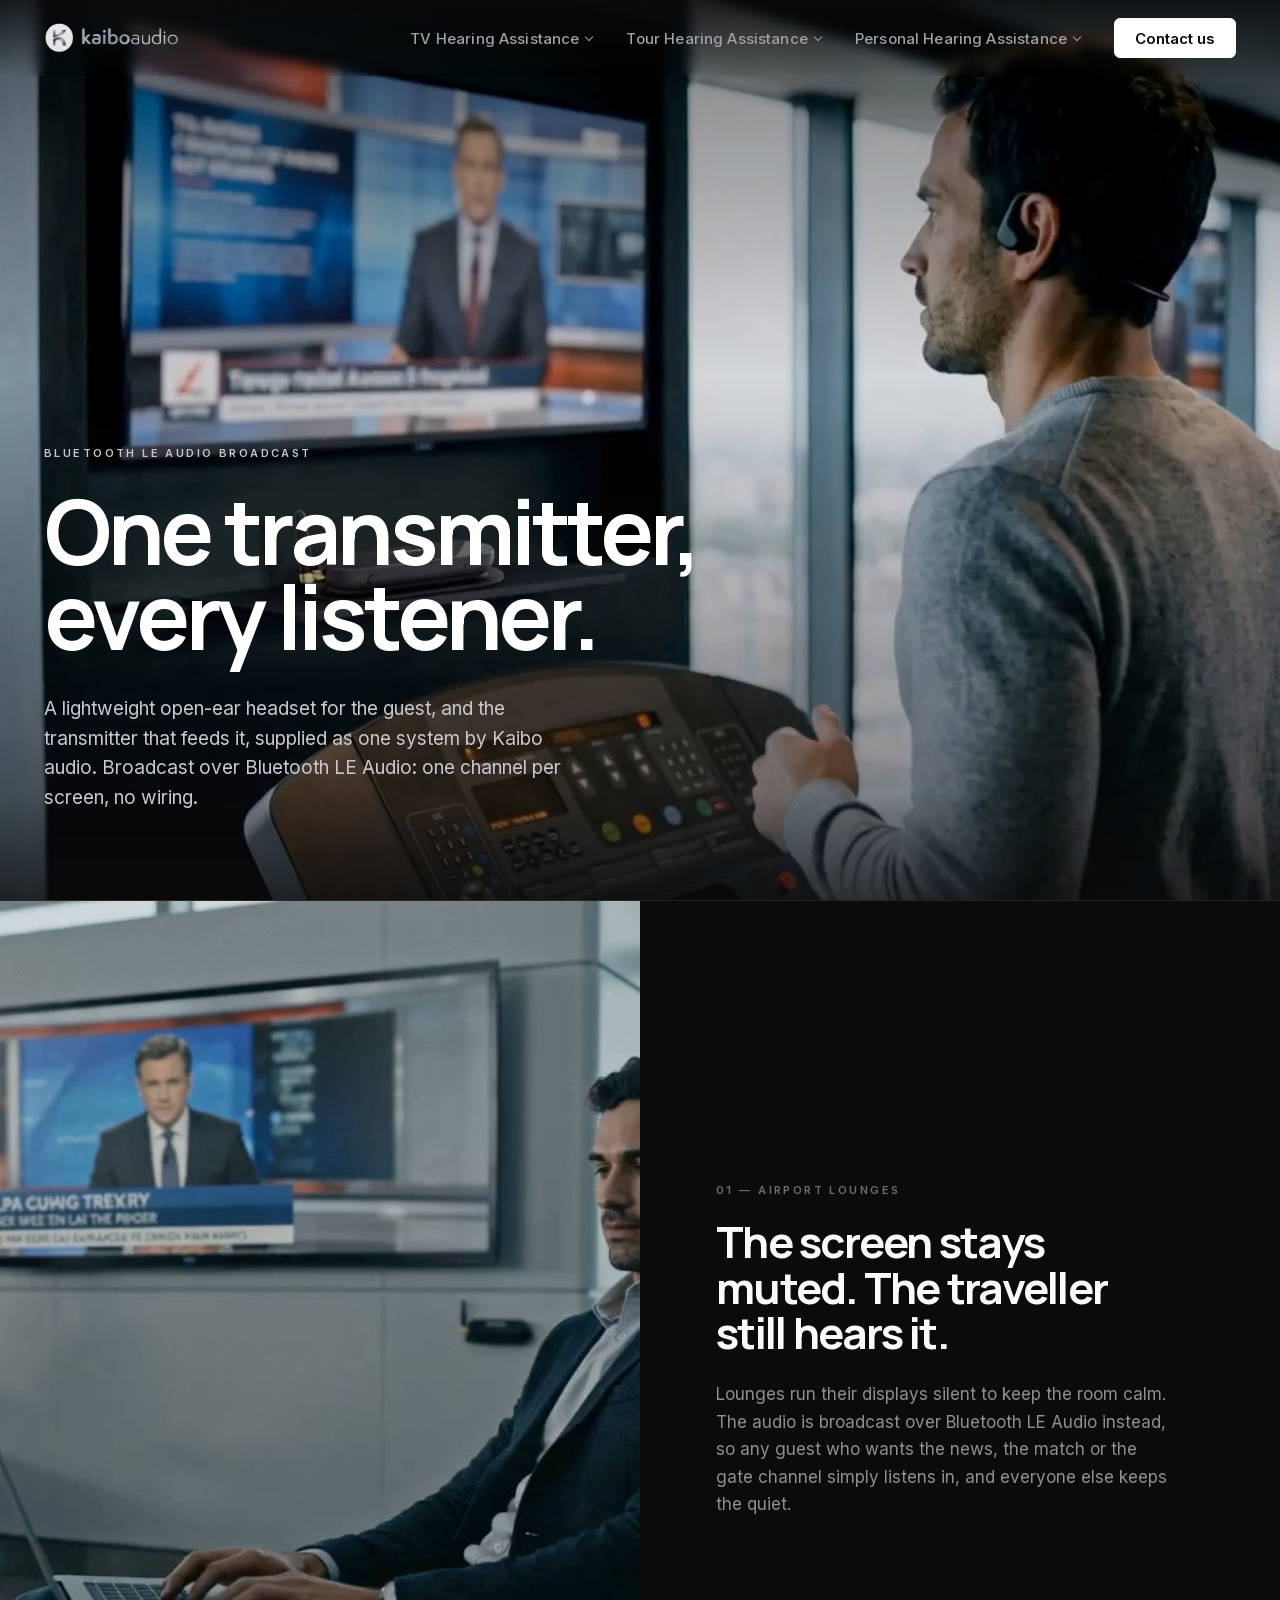
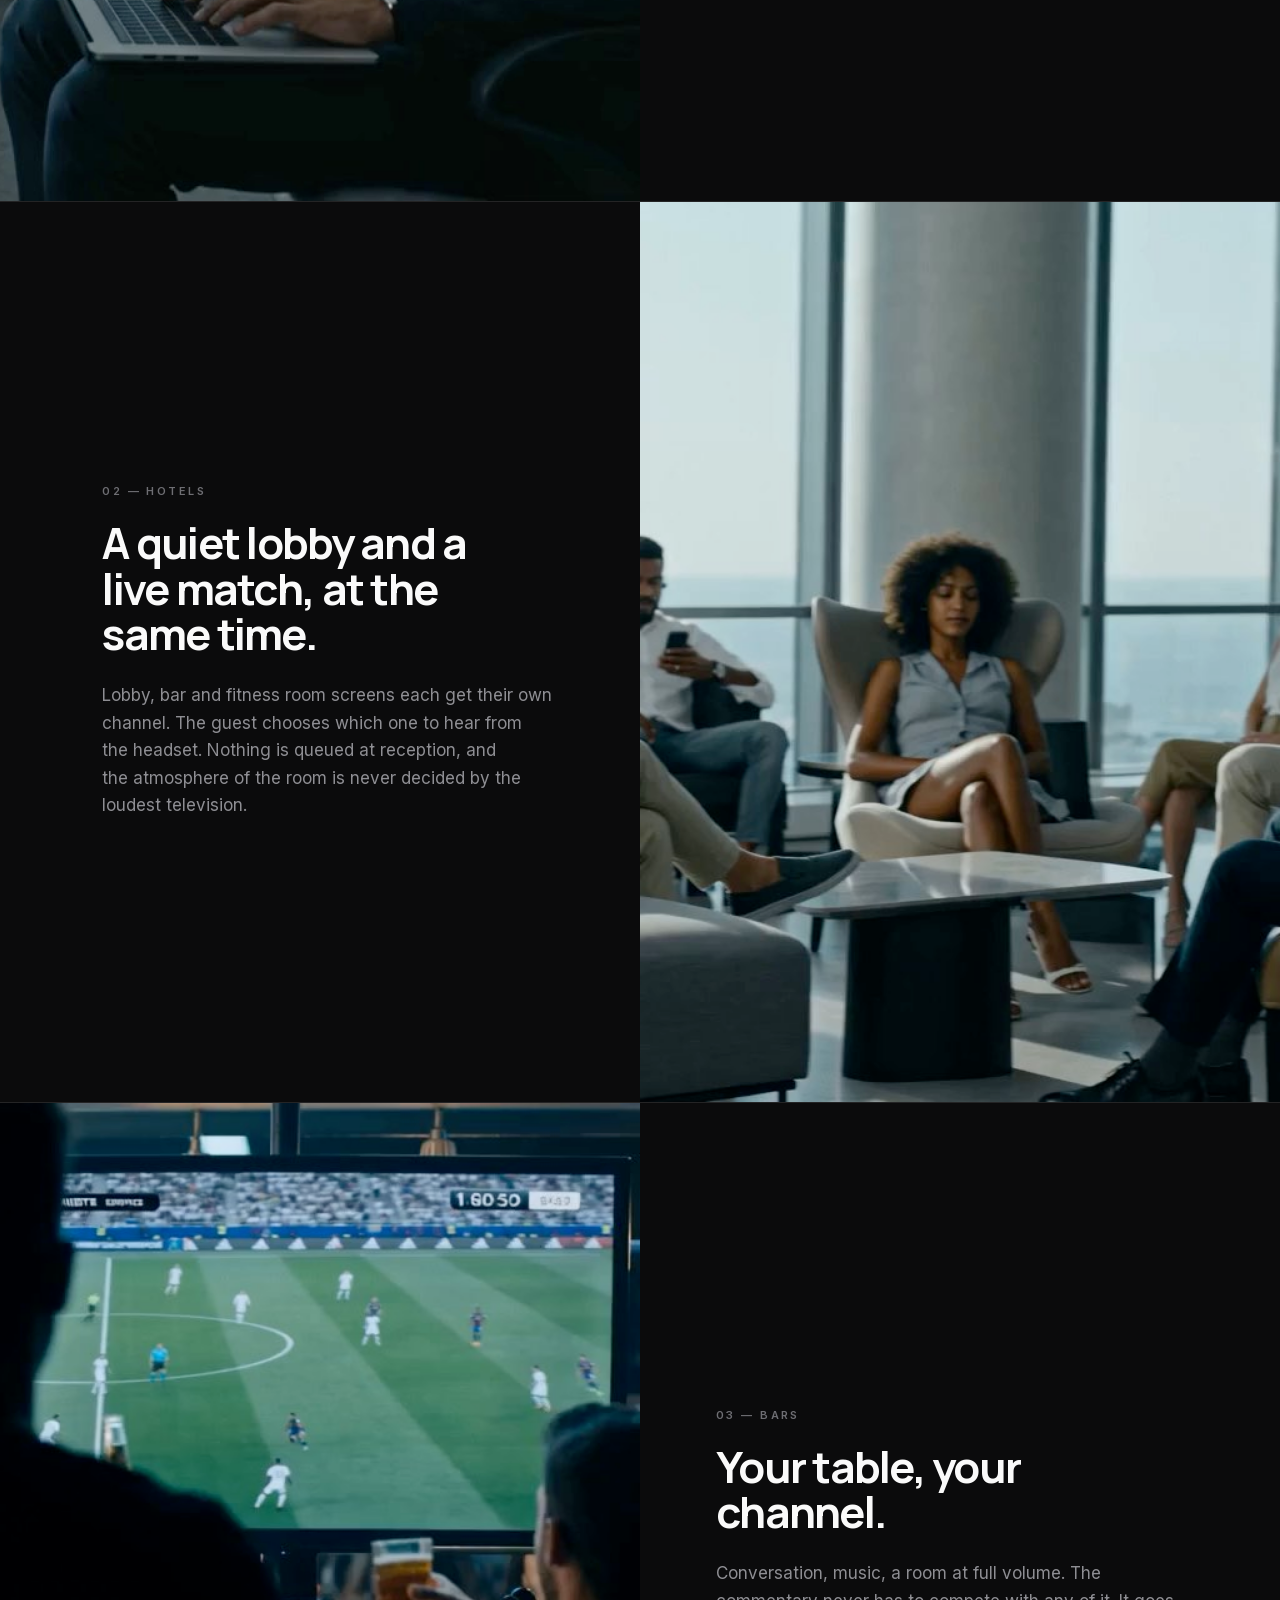
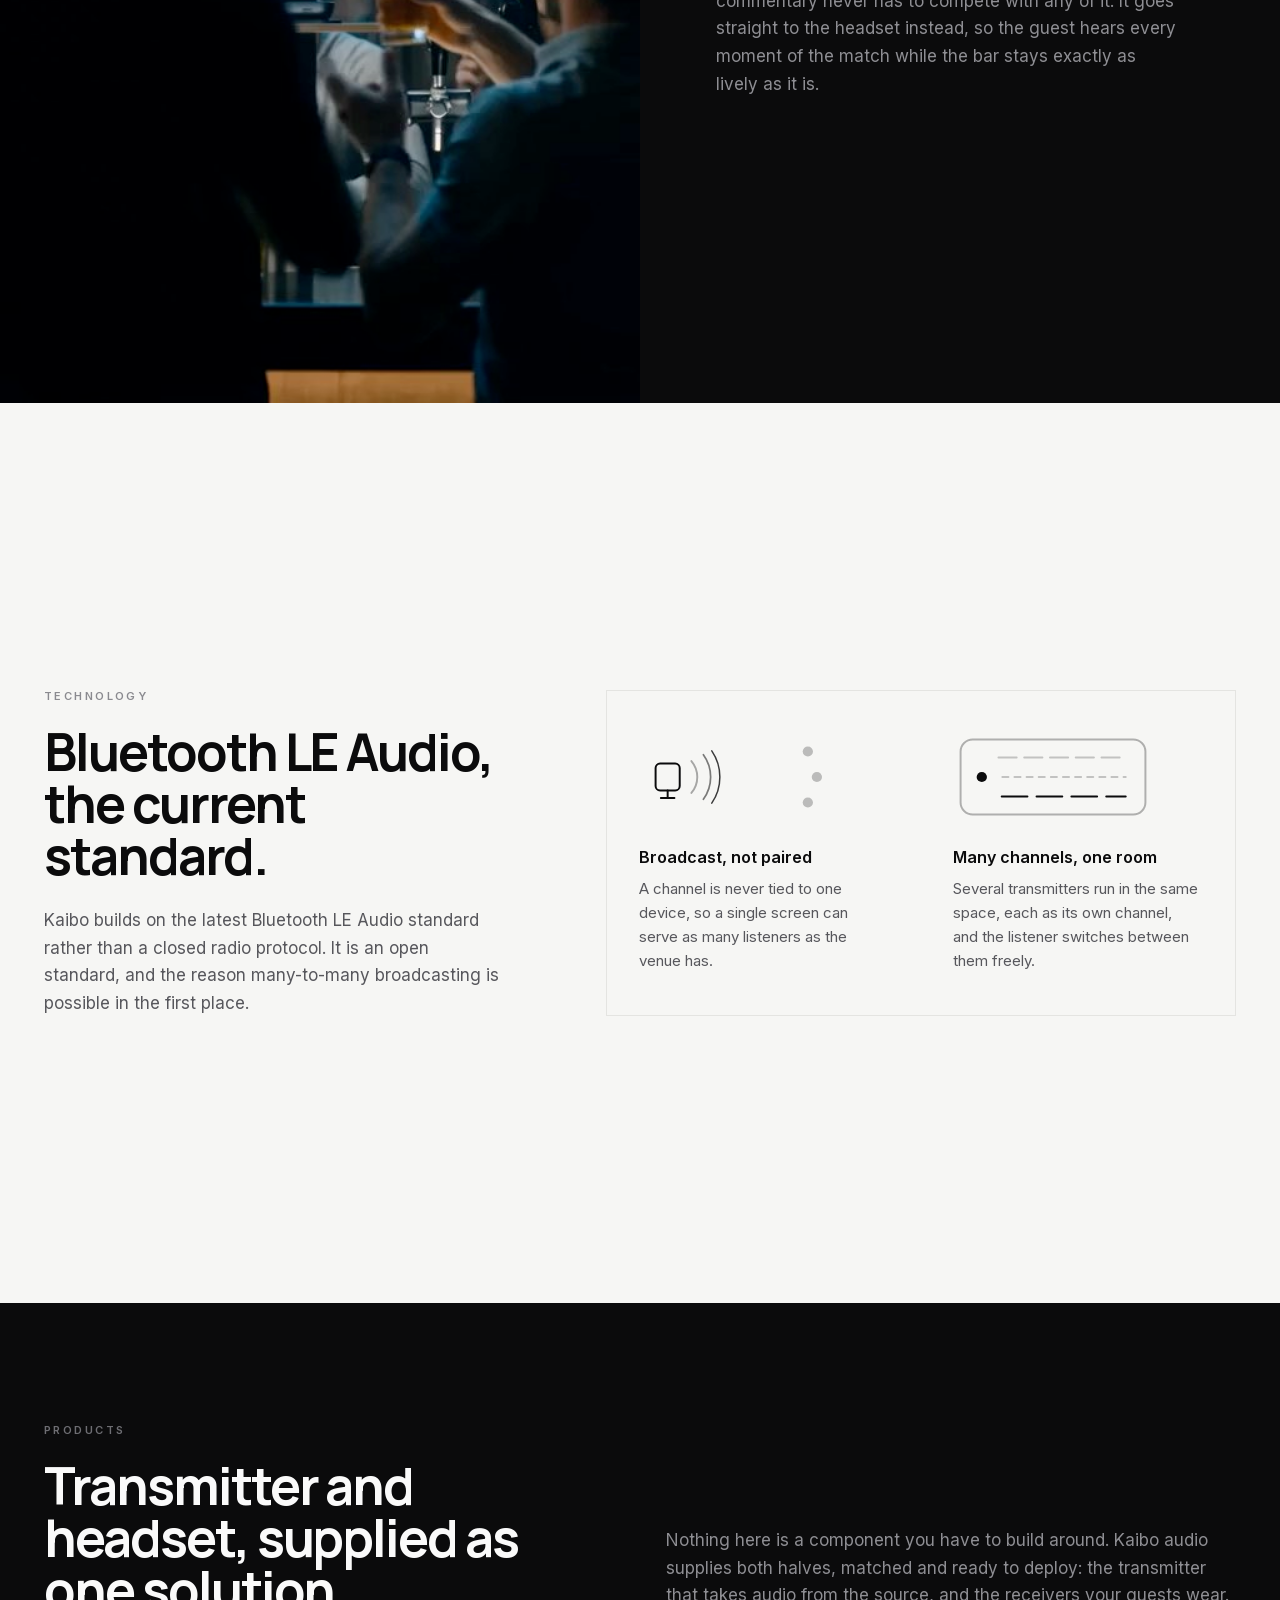
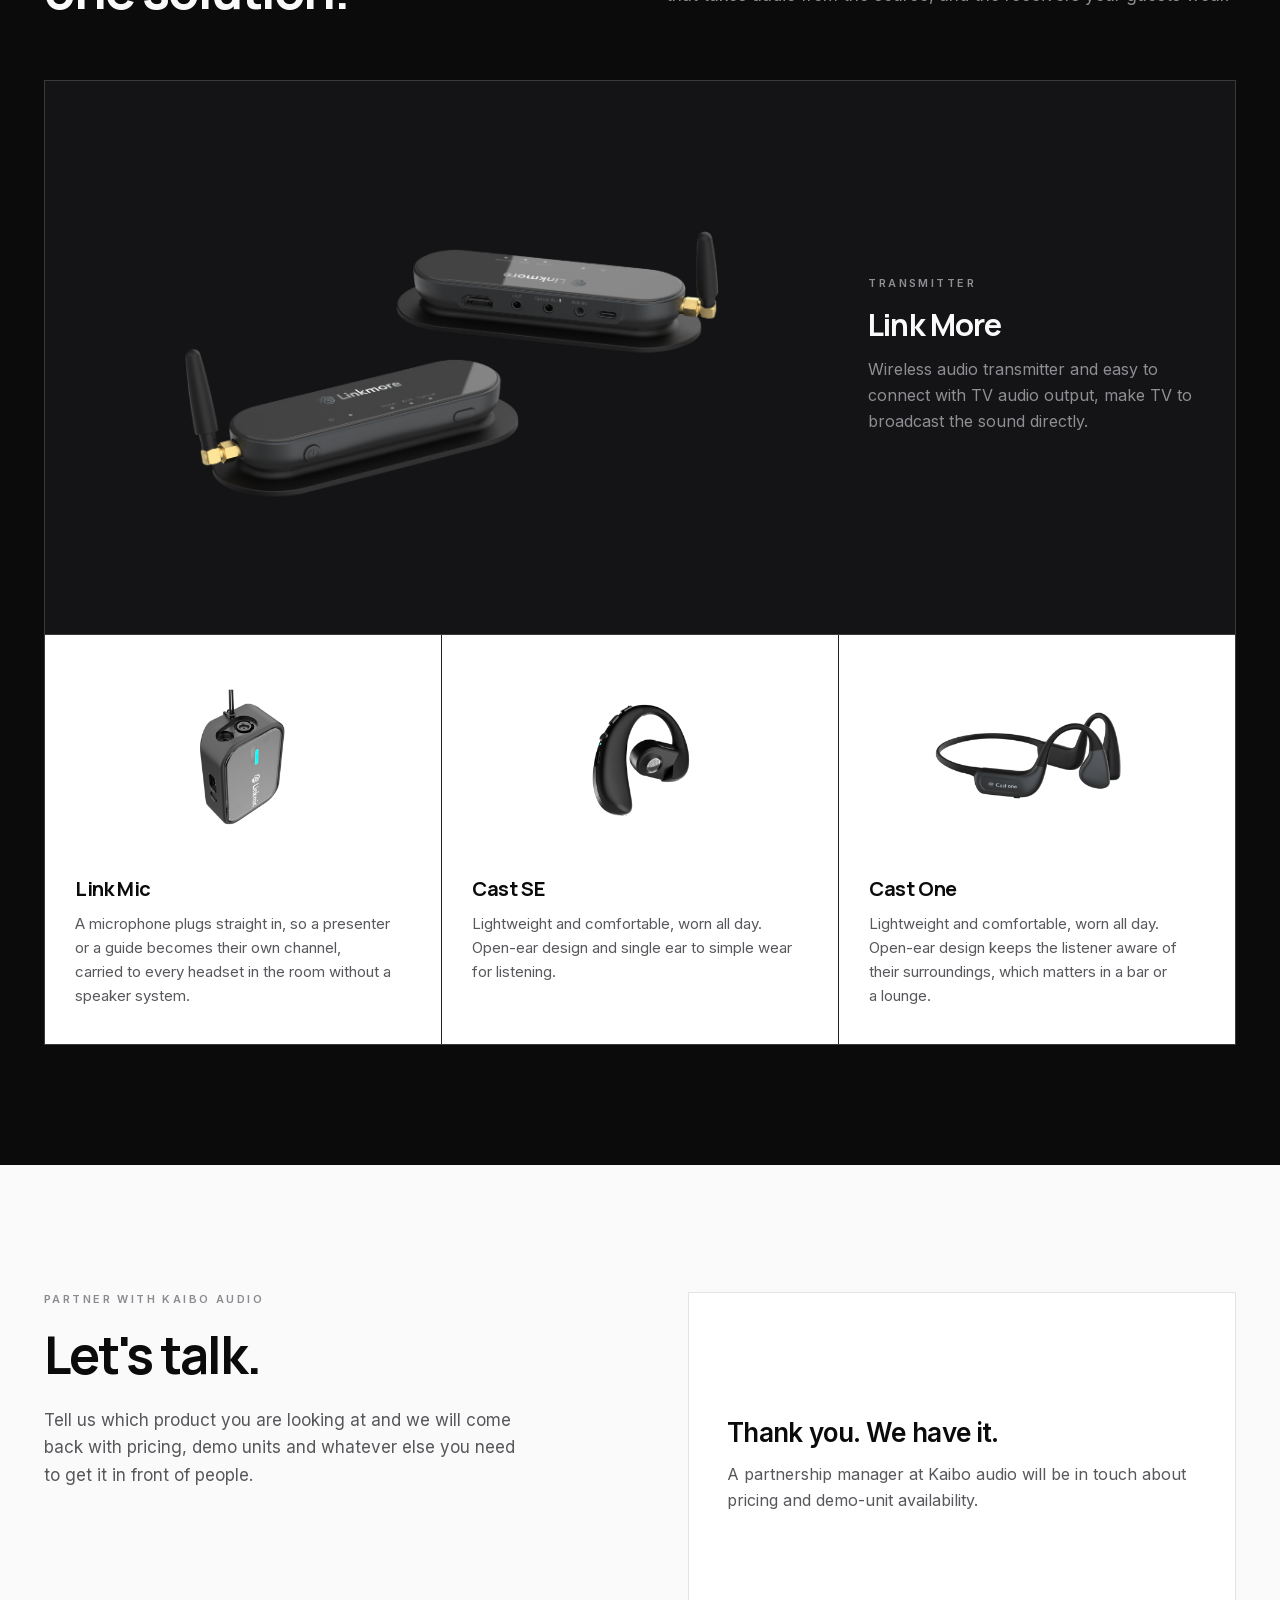
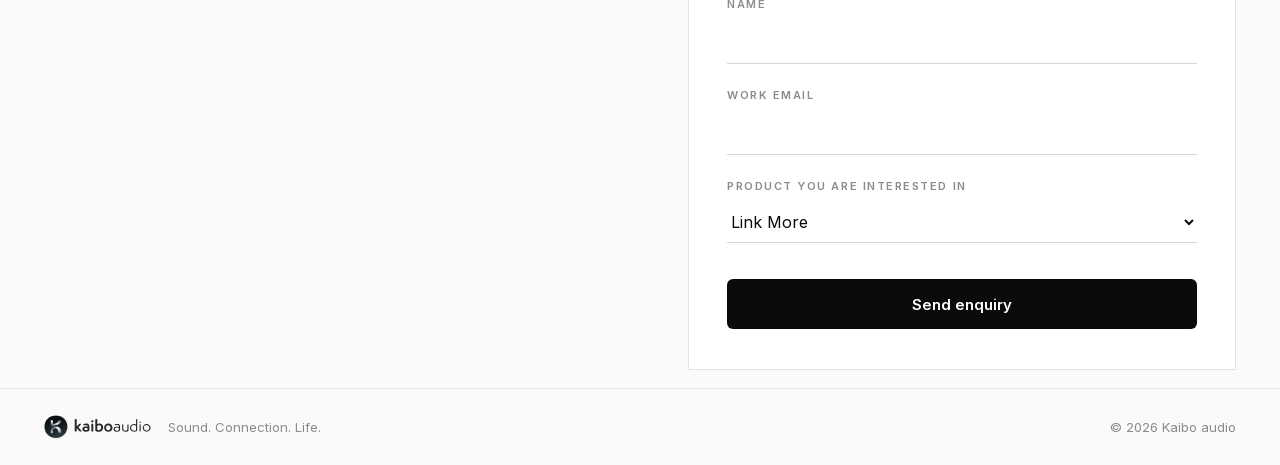
<file: kaiboaudio-shopify.html>
<!DOCTYPE html>
<html lang="en">
<head>
<meta charset="utf-8">
<meta name="viewport" content="width=device-width, initial-scale=1">
<title>Kaibo audio — TV Hearing Assistance</title>
<style>
@font-face {
  font-family: 'Inter';
  font-style: normal;
  font-weight: 400 600;
  font-display: swap;
  src: url([data-uri]) format('woff2');
  unicode-range: U+0100-02BA, U+02BD-02C5, U+02C7-02CC, U+02CE-02D7, U+02DD-02FF, U+0304, U+0308, U+0329, U+1D00-1DBF, U+1E00-1E9F, U+1EF2-1EFF, U+2020, U+20A0-20AB, U+20AD-20C0, U+2113, U+2C60-2C7F, U+A720-A7FF;
}
@font-face {
  font-family: 'Inter';
  font-style: normal;
  font-weight: 400 600;
  font-display: swap;
  src: url([data-uri]) format('woff2');
  unicode-range: U+0000-00FF, U+0131, U+0152-0153, U+02BB-02BC, U+02C6, U+02DA, U+02DC, U+0304, U+0308, U+0329, U+2000-206F, U+20AC, U+2122, U+2191, U+2193, U+2212, U+2215, U+FEFF, U+FFFD;
}
@font-face {
  font-family: 'Manrope';
  font-style: normal;
  font-weight: 600 700;
  font-display: swap;
  src: url([data-uri]) format('woff2');
  unicode-range: U+0100-02BA, U+02BD-02C5, U+02C7-02CC, U+02CE-02D7, U+02DD-02FF, U+0304, U+0308, U+0329, U+1D00-1DBF, U+1E00-1E9F, U+1EF2-1EFF, U+2020, U+20A0-20AB, U+20AD-20C0, U+2113, U+2C60-2C7F, U+A720-A7FF;
}
@font-face {
  font-family: 'Manrope';
  font-style: normal;
  font-weight: 600 700;
  font-display: swap;
  src: url([data-uri]) format('woff2');
  unicode-range: U+0000-00FF, U+0131, U+0152-0153, U+02BB-02BC, U+02C6, U+02DA, U+02DC, U+0304, U+0308, U+0329, U+2000-206F, U+20AC, U+2122, U+2191, U+2193, U+2212, U+2215, U+FEFF, U+FFFD;
}
  html { scroll-behavior: smooth; scroll-snap-type: y proximity; }
  /* Full-viewport scenes: one wheel gesture = one section, and a fast fling
     cannot skip past a scene. Only these blocks are snap targets, so the
     taller sections below (System, Technology, Contact) scroll normally. */
  .snap { scroll-snap-align: start; scroll-snap-stop: always; }
  @media (prefers-reduced-motion: reduce) { html { scroll-snap-type: none; } }

  /* Products: each card rises in as the row reaches the viewport. The settled
     state keys off data-in rather than a class — this framework re-renders on
     every scroll event, and data-* attributes are what survive that. */
  [data-reveal] { opacity: 0; transform: translateY(20px);
    transition: opacity .65s cubic-bezier(.16,1,.3,1), transform .65s cubic-bezier(.16,1,.3,1); }
  [data-reveal][data-in="1"] { opacity: 1; transform: none; }
  .cards > [data-reveal]:nth-child(2) { transition-delay: .09s; }
  .cards > [data-reveal]:nth-child(3) { transition-delay: .18s; }
  .cards > [data-reveal]:nth-child(4) { transition-delay: .27s; }
  @media (prefers-reduced-motion: reduce) {
    [data-reveal] { opacity: 1; transform: none; transition: none; }
  }

  /* Contact: concentric signal rings track the cursor. Position rides on custom
     properties set on <html> — the component re-renders on scroll and would
     overwrite inline styles on its own nodes, but never touches the root. */
  .kb-ripple { position: absolute; inset: 0; z-index: 0; pointer-events: none;
    opacity: 0; transition: opacity .35s ease; }
  .kb-ripple span { position: absolute; left: var(--kb-x, 50%); top: var(--kb-y, 50%);
    transform: translate(-50%, -50%);
    width: 22px; height: 22px;
    border: 1.6px solid #0B0B0C; border-radius: 50%; opacity: 0; }
  @media (hover: hover) and (pointer: fine) {
    #contact[data-hover="1"] .kb-ripple { opacity: 1; }
    .kb-ripple span { animation: kb-ping 2.4s cubic-bezier(.16,1,.3,1) infinite; }
    .kb-ripple span:nth-child(2) { animation-delay: .8s; }
    .kb-ripple span:nth-child(3) { animation-delay: 1.6s; }
  }
  @keyframes kb-ping {
    0%   { width: 22px;  height: 22px;  border-width: 1.6px; opacity: 0; }
    14%  { opacity: .32; }
    100% { width: 184px; height: 184px; border-width: .4px;  opacity: 0; }
  }
  @media (prefers-reduced-motion: reduce) {
    .kb-ripple span { animation: none !important; }
  }

  /* Past the four full-screen sections the header stops sitting over video, takes
     its own backdrop, and picks up the tone of whichever band is under it. */
  header[data-solid="1"] { backdrop-filter: none !important;
    transition: background-color .25s ease, border-color .25s ease; }
  header[data-solid="1"] .nav-links a { transition: color .25s ease, border-color .25s ease; }

  header[data-solid="1"][data-theme="dark"] { background: #0B0B0C !important;
    border-bottom: 1px solid rgba(255,255,255,.09); }
  header[data-solid="1"][data-theme="dark"] .kb-nav-top { color: #FAFAFA !important; }
  header[data-solid="1"][data-theme="dark"] .kb-cta { background: #fff !important;
    border-color: #fff !important; color: #0B0B0C !important; }
  header[data-solid="1"][data-theme="dark"] .kb-cta:hover { background: #E4E4E1 !important;
    border-color: #E4E4E1 !important; color: #0B0B0C !important; }

  header[data-solid="1"][data-theme="light"] { background: #F6F6F4 !important;
    border-bottom: 1px solid #E4E4E1; }
  header[data-solid="1"][data-theme="light"] .kb-nav-top { color: #57575C !important; }
  header[data-solid="1"][data-theme="light"] .kb-cta { background: #0B0B0C !important;
    border-color: #0B0B0C !important; color: #fff !important; }
  header[data-solid="1"][data-theme="light"] .kb-cta:hover { background: #2A2A2E !important;
    border-color: #2A2A2E !important; color: #fff !important; }
  /* the supplied light/dark marks are swapped outright — never recoloured */
  header[data-solid="1"][data-theme="light"] .logo-on-dark { display: none !important; }
  header[data-solid="1"][data-theme="light"] .logo-on-light { display: block !important; }
  /* the dropdown is part of the bar, so it flips with it — white panel on the
     light bar so it still reads as a separate surface */
  header[data-solid="1"][data-theme="light"] .kb-drop { background: #fff; border-color: #E4E4E1; }
  header[data-solid="1"][data-theme="light"] .kb-drop a { color: #0B0B0C; }
  header[data-solid="1"][data-theme="light"] .kb-drop a:hover { background: rgba(11,11,12,.06); color: #0B0B0C; }
  header[data-solid="1"][data-theme="light"] .kb-drop [aria-disabled="true"] { color: #A1A1A6; }
  body { margin:0; background:#0B0B0C; color:#FAFAFA; font-family:'Inter',system-ui,sans-serif; -webkit-font-smoothing:antialiased; text-wrap:pretty; }
  a { color:#FAFAFA; text-decoration:none; }
  a:hover { color:#A1A1A6; }
  input, textarea, select, button { font-family:inherit; }
  h1, h2, h3, .wordmark { font-family:'Manrope', system-ui, sans-serif; }

  /* ---- Responsive. Layout is authored with inline styles, so these
     overrides need !important to win. ---- */
  /* three cards now — drop straight to one column rather than leaving an empty cell */
  @media (max-width: 820px) {
    .cards { grid-template-columns: minmax(0,1fr) !important; }
  }
  @media (max-width: 960px) {
    /* The document is content-box, so the hero's width:100% + side padding
       overflows a phone viewport and the hero's overflow:hidden clips the copy.
       width:auto makes it shrink-to-fit like every other .pad container.
       (Do NOT switch .pad to border-box instead — max-width:1320px would then
       shift the hero copy 44px right of the sections below on desktop.) */
    .pad { padding-left: 28px !important; padding-right: 28px !important; width: auto !important; }
    .nav-links { gap: 0 !important; }
    .kb-nav-item { display: none !important; }
    .scene { grid-template-columns: minmax(0,1fr) !important; height: auto !important; min-height: 100vh !important; min-height: 100dvh !important; }
    .scene-media { order: 1 !important; min-height: 42vh !important; }
    .scene-text { order: 2 !important; padding: 56px 28px 72px !important; }
    .sys-head, .tech-grid, .contact-grid { grid-template-columns: minmax(0,1fr) !important; gap: 34px !important; }
    .tech-cards { grid-template-columns: minmax(0,1fr) !important; }
    /* stacked: the divider belongs between the rows, not on the right edge */
    .tech-cards > div:first-child { border-right: none !important; border-bottom: 1px solid #E4E4E1 !important; }
    #products, #technology, #contact { padding-top: 84px !important; padding-bottom: 84px !important; }
    /* the merged contact band ends with its own footer row, which supplies the bottom edge */
    #contact { padding-bottom: 0 !important; }
    /* Stacked, the band is taller than the fold, so margin-top:auto has no
       slack left to push the footer down and its rule lands flush against
       the form. Give the row its own gap. */
    #contact .contact-grid { margin-bottom: 56px !important; }
  }
  /* ---- Primary nav: three ranges, each with a plain black dropdown ---- */
  .kb-nav-item { position: relative; }
  .kb-nav-top { display: inline-flex; align-items: center; gap: 7px; height: 76px;
    padding: 0; background: none; border: 0; cursor: pointer;
    color: #A1A1A6; font-size: 15px; font-weight: 500; letter-spacing: .01em;
    font-family: inherit; transition: color .25s ease; }
  .kb-nav-top::after { content: ''; width: 5px; height: 5px; margin-top: -3px;
    border-right: 1px solid currentColor; border-bottom: 1px solid currentColor;
    transform: rotate(45deg); }
  .kb-drop { position: absolute; top: 76px; left: 50%; transform: translateX(-50%);
    min-width: 214px; padding: 6px 0; background: #0B0B0C;
    border: 1px solid rgba(255,255,255,.14); display: none; }
  .kb-nav-item:hover .kb-drop, .kb-nav-item:focus-within .kb-drop { display: block; }
  .kb-drop a, .kb-drop span { display: block; padding: 12px 20px; font-size: 15px;
    font-weight: 500; white-space: nowrap; color: #FAFAFA; }
  .kb-drop a:hover { background: rgba(255,255,255,.08); color: #fff; }
  .kb-drop [aria-disabled="true"] { color: #5A5A5F; cursor: default; }

  /* ---- Mobile menu ---- */
  .kb-burger, .kb-menu { display: none; }
  /* cropping the supplied lockup rather than shipping a second asset: the mark
     occupies the first square of the artwork, so a square box + cover shows it alone */
  .wordmark { object-fit: cover; object-position: left center; }
  @media (max-width: 960px) {
    header .wordmark { width: 30px !important; }
    #contact .foot .wordmark { width: 24px !important; }
    .nav-links { margin-left: auto !important; }
    header .pad { gap: 14px !important; }
    .kb-burger { display: inline-flex; flex-direction: column; justify-content: center; gap: 6px;
      width: 40px; height: 38px; padding: 0 8px; margin-left: 4px;
      background: none; border: 0; cursor: pointer; }
    .kb-burger span { display: block; width: 24px; height: 1.5px; background: #FAFAFA;
      transition: transform .25s ease; }
    header[data-solid="1"][data-theme="light"] .kb-burger span { background: #0B0B0C; }
    header[data-menu="1"] .kb-burger span:first-child { transform: translateY(3.75px) rotate(45deg); }
    header[data-menu="1"] .kb-burger span:last-child  { transform: translateY(-3.75px) rotate(-45deg); }

    .kb-menu { display: grid; position: fixed; left: 0; right: 0; top: 76px;
      background: #0B0B0C; max-height: 0; overflow: hidden;
      transition: max-height .3s cubic-bezier(.16,1,.3,1); }
    header[data-menu="1"] .kb-menu { max-height: 72vh; overflow-y: auto;
      border-bottom: 1px solid rgba(255,255,255,.09); }
    .kb-mtitle { padding: 16px 28px 8px; color: #FAFAFA; font-size: 15px; font-weight: 600;
      letter-spacing: .18em; text-transform: uppercase;
      border-top: 1px solid rgba(255,255,255,.07); }
    .kb-menu a, .kb-menu span { display: block; padding: 11px 28px 11px 40px;
      color: #FAFAFA; font-size: 15px; font-weight: 500; }
    .kb-menu [aria-disabled="true"] { color: #5A5A5F; }
    .kb-mgroup:last-child > :last-child { padding-bottom: 20px; }
    header[data-solid="1"][data-theme="light"] .kb-menu { background: #F6F6F4; }
    header[data-solid="1"][data-theme="light"] .kb-menu a { color: #0B0B0C; }
    header[data-solid="1"][data-theme="light"] .kb-mtitle { color: #0B0B0C; border-top-color: #E4E4E1; }
    header[data-solid="1"][data-theme="light"] .kb-menu [aria-disabled="true"] { color: #A1A1A6; }
    header[data-solid="1"][data-theme="light"][data-menu="1"] .kb-menu { border-bottom-color: #E4E4E1; }
  }
  @media (max-width: 620px) {
    /* 15ch at 52px pushes the hero headline past a phone viewport, where the
       hero's overflow:hidden silently clips it. Scale with the viewport instead. */
    h1 { font-size: clamp(32px, 10.5vw, 46px) !important; max-width: none !important; }
    .cards { grid-template-columns: minmax(0,1fr) !important; }
    .foot { flex-direction: column !important; align-items: flex-start !important; gap: 12px !important; }
  }
  @keyframes riseIn { from { opacity:0; transform:translate3d(0,24px,0); } to { opacity:1; transform:none; } }
  @keyframes fadeIn { from { opacity:0; } to { opacity:1; } }
  @keyframes scrollHint { 0%,100% { transform:translateY(0); opacity:0.5; } 50% { transform:translateY(7px); opacity:1; } }

  /* these were style-hover / style-focus attributes driven by the design tool */
  .kb-cta:hover { background: #E4E4E1; border-color: #E4E4E1; }
  #kb-submit:hover { background: #2A2A2E; }
  #contact input:focus, #contact select:focus, #contact textarea:focus { border-bottom-color: #0B0B0C; }
</style>
</head>
<body>
<div style="background:#0B0B0C">

<header style="position:fixed;top:0;left:0;right:0;z-index:60;background:linear-gradient(to bottom,rgba(11,11,12,0.75),rgba(11,11,12,0));backdrop-filter:blur(6px)">
  <div class="pad" style="max-width:1320px;margin:0 auto;padding:0 44px;height:76px;display:flex;align-items:center;justify-content:space-between;gap:32px">
    <div style="display:flex;align-items:center;gap:12px">
      <img class="wordmark logo-on-dark" src="uploads/logo_kaibo_light.svg" alt="Kaibo audio" style="height:30px;width:auto;display:block">
      <img class="wordmark logo-on-light" src="uploads/logo_kaibo_dark.svg" alt="" aria-hidden="true" style="height:30px;width:auto;display:none">
      
    </div>
    <nav class="nav-links" style="display:flex;align-items:center;gap:34px">
      <div class="kb-nav-item">
        <button class="kb-nav-top" type="button" aria-haspopup="true">TV Hearing Assistance</button>
        <div class="kb-drop">
          <a href="#scenes">Where it works</a>
          <a href="#technology">Technology</a>
          <a href="#products">Products</a>
        </div>
      </div>
      <div class="kb-nav-item">
        <button class="kb-nav-top" type="button" aria-haspopup="true">Tour Hearing Assistance</button>
        <div class="kb-drop">
          <span aria-disabled="true">Where it works</span>
          <span aria-disabled="true">Technology</span>
          <span aria-disabled="true">Products</span>
        </div>
      </div>
      <div class="kb-nav-item">
        <button class="kb-nav-top" type="button" aria-haspopup="true">Personal Hearing Assistance</button>
        <div class="kb-drop">
          <span aria-disabled="true">Where it works</span>
          <span aria-disabled="true">Technology</span>
          <span aria-disabled="true">Products</span>
        </div>
      </div>
      <a class="kb-cta" href="#contact" style="display:inline-flex;align-items:center;height:38px;padding:0 20px;background:#fff;border:1px solid #fff;border-radius:6px;color:#0B0B0C;font-size:15px;font-weight:600">Contact us</a>
    </nav>
    <button class="kb-burger" type="button" aria-label="Menu" aria-expanded="false" aria-controls="kb-menu">
      <span></span><span></span>
    </button>
  </div>
  <div class="kb-menu" id="kb-menu">
    <div class="kb-mgroup">
      <div class="kb-mtitle">TV Hearing Assistance</div>
      <a href="#scenes">Where it works</a>
      <a href="#technology">Technology</a>
      <a href="#products">Products</a>
    </div>
    <div class="kb-mgroup">
      <div class="kb-mtitle">Tour Hearing Assistance</div>
      <span aria-disabled="true">Where it works</span>
      <span aria-disabled="true">Technology</span>
      <span aria-disabled="true">Products</span>
    </div>
    <div class="kb-mgroup">
      <div class="kb-mtitle">Personal Hearing Assistance</div>
      <span aria-disabled="true">Where it works</span>
      <span aria-disabled="true">Technology</span>
      <span aria-disabled="true">Products</span>
    </div>
  </div>
</header>

<section class="snap" data-play-in-view="" style="position:relative;height:100vh;height:100dvh;min-height:680px;overflow:hidden;background:#000">
  <div class="kb-hero-media" style="position:absolute;inset:0;background-image:url(uploads/poster-hero.jpg);background-size:cover;background-position:center;transform:scale(1);transform-origin:50% 45%;will-change:transform">
      <video src="uploads/shot1_v7.mp4" muted loop playsinline autoplay poster="uploads/poster-hero.jpg" preload="auto" style="width:100%;height:100%;object-fit:cover;display:block"></video>
  </div>
  <div style="position:absolute;inset:0;background:linear-gradient(to bottom,rgba(0,0,0,0.5) 0%,rgba(0,0,0,0.12) 42%,rgba(11,11,12,0.45) 88%,rgba(11,11,12,0.8) 100%);pointer-events:none"></div>
  <div class="kb-hero-copy" style="position:absolute;inset:0;display:flex;flex-direction:column;justify-content:flex-end;pointer-events:none;opacity:1">
    <div class="pad" style="max-width:1320px;width:100%;margin:0 auto;padding:0 44px 88px">
      <div style="display:flex;align-items:center;gap:12px;margin-bottom:28px;animation:fadeIn 900ms ease both 200ms">
        
        <span style="color:#C7C7CC;font-size:11px;font-weight:600;letter-spacing:0.22em;text-transform:uppercase">Bluetooth LE Audio broadcast</span>
      </div>
      <h1 style="margin:0;max-width:15ch;color:#fff;font-size:clamp(52px,7vw,104px);line-height:0.95;font-weight:700;letter-spacing:-0.045em;text-wrap:balance;animation:riseIn 1000ms cubic-bezier(0.16,1,0.3,1) both 320ms">One transmitter, every listener.</h1>
      <div style="display:flex;align-items:flex-end;justify-content:space-between;gap:60px;margin-top:36px;animation:riseIn 1000ms cubic-bezier(0.16,1,0.3,1) both 520ms">
        <p style="margin:0;max-width:46ch;color:#C7C7CC;font-size:19px;line-height:1.55">A lightweight open-ear headset for the guest, and the transmitter that feeds it, supplied as one system by Kaibo audio. Broadcast over Bluetooth LE&nbsp;Audio: one channel per screen, no wiring.</p>
        
      </div>
    </div>
  </div>
</section>

<section id="scenes" style="background:#0B0B0C">

  <div class="snap scene" data-play-in-view="" style="display:grid;grid-template-columns:minmax(0,1fr) minmax(0,1fr);height:100vh;height:100dvh;min-height:640px;border-top:1px solid rgba(255,255,255,0.1)">
    <div class="scene-media" style="position:relative;background:#141416;background-image:url(uploads/poster-lounge.jpg);background-size:cover;background-position:60% 50%;overflow:hidden">
      <video src="uploads/shot2_v3.mp4" muted="muted" loop="loop" playsinline="playsinline" poster="uploads/poster-lounge.jpg" preload="metadata" style="width:100%;height:100%;object-fit:cover;object-position:60% 50%;display:block"></video>
    </div>
    <div class="scene-text" style="display:flex;flex-direction:column;justify-content:center;padding:96px 8vw 96px 76px">
      <div style="color:#6E6E73;font-size:11px;font-weight:600;letter-spacing:0.22em;text-transform:uppercase;margin-bottom:22px">01 — Airport lounges</div>
      <h2 style="margin:0;max-width:16ch;color:#FAFAFA;font-size:clamp(38px,3.4vw,52px);line-height:1.04;font-weight:700;letter-spacing:-0.04em">The screen stays muted. The traveller still hears it.</h2>
      <p style="margin:26px 0 0;max-width:44ch;color:#8E8E93;font-size:17px;line-height:1.62">Lounges run their displays silent to keep the room calm. The audio is broadcast over Bluetooth LE Audio instead, so any guest who wants the news, the match or the gate channel simply listens in, and everyone else keeps the quiet.</p>
    </div>
  </div>

  <div class="snap scene" data-play-in-view="" style="display:grid;grid-template-columns:minmax(0,1fr) minmax(0,1fr);height:100vh;height:100dvh;min-height:640px;border-top:1px solid rgba(255,255,255,0.1)">
    <div class="scene-text" style="display:flex;flex-direction:column;justify-content:center;padding:96px 76px 96px 8vw;order:0">
      <div style="color:#6E6E73;font-size:11px;font-weight:600;letter-spacing:0.22em;text-transform:uppercase;margin-bottom:22px">02 — Hotels</div>
      <h2 style="margin:0;max-width:16ch;color:#FAFAFA;font-size:clamp(38px,3.4vw,52px);line-height:1.04;font-weight:700;letter-spacing:-0.04em">A quiet lobby and a live match, at the same time.</h2>
      <p style="margin:26px 0 0;max-width:44ch;color:#8E8E93;font-size:17px;line-height:1.62">Lobby, bar and fitness room screens each get their own channel. The guest chooses which one to hear from the headset. Nothing is queued at reception, and the atmosphere of the room is never decided by the loudest television.</p>
    </div>
    <div class="scene-media" style="position:relative;background:#141416;background-image:url(uploads/poster-hotel.jpg);background-size:cover;background-position:center;overflow:hidden">
      <video src="uploads/shot3_v3.mp4" muted="muted" loop="loop" playsinline="playsinline" poster="uploads/poster-hotel.jpg" preload="metadata" style="width:100%;height:100%;object-fit:cover;display:block"></video>
    </div>
  </div>

  <div class="snap scene" data-play-in-view="" style="display:grid;grid-template-columns:minmax(0,1fr) minmax(0,1fr);height:100vh;height:100dvh;min-height:640px;border-top:1px solid rgba(255,255,255,0.1)">
    <div class="scene-media" style="position:relative;background:#141416;background-image:url(uploads/poster-bar.jpg);background-size:cover;background-position:center;overflow:hidden">
      <video src="uploads/shot4_v3.mp4" muted="muted" loop="loop" playsinline="playsinline" poster="uploads/poster-bar.jpg" preload="metadata" style="width:100%;height:100%;object-fit:cover;display:block"></video>
    </div>
    <div class="scene-text" style="display:flex;flex-direction:column;justify-content:center;padding:96px 8vw 96px 76px">
      <div style="color:#6E6E73;font-size:11px;font-weight:600;letter-spacing:0.22em;text-transform:uppercase;margin-bottom:22px">03 — Bars</div>
      <h2 style="margin:0;max-width:16ch;color:#FAFAFA;font-size:clamp(38px,3.4vw,52px);line-height:1.04;font-weight:700;letter-spacing:-0.04em">Your table, your channel.</h2>
      <p style="margin:26px 0 0;max-width:44ch;color:#8E8E93;font-size:17px;line-height:1.62">Conversation, music, a room at full volume. The commentary never has to compete with any of it. It goes straight to the headset instead, so the guest hears every moment of the match while the bar stays exactly as lively as it is.</p>
    </div>
  </div>

</section>

<section id="technology" data-theme="light" class="snap" style="box-sizing:border-box;background:#F6F6F4;padding:120px 0;color:#0B0B0C;min-height:100vh;min-height:100dvh;display:flex;align-items:center">
  <div class="pad tech-grid" style="width:100%;max-width:1320px;margin:0 auto;padding:0 44px;display:grid;grid-template-columns:minmax(0,0.85fr) minmax(0,1.15fr);gap:96px">
    <div>
      <div style="color:#8A8A8F;font-size:11px;font-weight:600;letter-spacing:0.22em;text-transform:uppercase;margin-bottom:22px">Technology</div>
      <h2 style="margin:0;color:#0B0B0C;font-size:clamp(40px,4vw,56px);line-height:1.02;font-weight:700;letter-spacing:-0.04em">Bluetooth LE&nbsp;Audio, the current standard.</h2>
      <p style="margin:26px 0 0;color:#57575C;font-size:17px;line-height:1.62">Kaibo builds on the latest Bluetooth LE&nbsp;Audio standard rather than a closed radio protocol. It is an open standard, and the reason many-to-many broadcasting is possible in the first place.</p>
    </div>
    <div class="tech-cards" style="display:grid;grid-template-columns:repeat(2,minmax(0,1fr));gap:1px;border:1px solid #E4E4E1;align-self:center">
      <div style="padding:38px 32px 42px">
        <img src="uploads/web/ill_broadcast.svg" alt="" aria-hidden="true" style="width:80%;height:fit-content;display:block;margin-bottom:22px">
        <div style="color:#0B0B0C;font-size:16px;font-weight:600;margin-bottom:10px">Broadcast, not paired</div>
        <p style="margin:0;color:#57575C;font-size:15px;line-height:1.6">A channel is never tied to one device, so a single screen can serve as many listeners as the venue has.</p>
      </div>
      <div style="padding:38px 32px 42px">
        <img src="uploads/web/ill_channels.svg" alt="" aria-hidden="true" style="width:80%;height:fit-content;display:block;margin-bottom:22px">
        <div style="color:#0B0B0C;font-size:16px;font-weight:600;margin-bottom:10px">Many channels, one room</div>
        <p style="margin:0;color:#57575C;font-size:15px;line-height:1.6">Several transmitters run in the same space, each as its own channel, and the listener switches between them freely.</p>
      </div>
    </div>
  </div>
</section>

<section id="products" data-theme="dark" style="background:#0B0B0C;padding:120px 0;color:#FAFAFA">
  <div class="pad" style="max-width:1320px;margin:0 auto;padding:0 44px">
    <div class="sys-head" style="display:grid;grid-template-columns:minmax(0,1fr) minmax(0,1.05fr);gap:80px;align-items:end;margin-bottom:64px">
      <div>
        <div style="color:#6E6E73;font-size:11px;font-weight:600;letter-spacing:0.22em;text-transform:uppercase;margin-bottom:22px">Products</div>
        <h2 style="margin:0;color:#FAFAFA;font-size:clamp(40px,4vw,56px);line-height:1.02;font-weight:700;letter-spacing:-0.04em">Transmitter and headset, supplied as one solution.</h2>
      </div>
      <p style="margin:0 0 6px;color:#8E8E93;font-size:17px;line-height:1.62">Nothing here is a component you have to build around. Kaibo audio supplies both halves, matched and ready to deploy: the transmitter that takes audio from the source, and the receivers your guests wear.</p>
    </div>
    <div class="cards feature" style="display:grid;grid-template-columns:minmax(0,2fr) minmax(0,1fr);gap:0;background:rgba(255,255,255,0.1);border:1px solid rgba(255,255,255,0.1)">
      <div data-reveal="" style="background:#141416;display:flex;align-items:center;justify-content:center;padding:44px 40px">
        <img src="uploads/web/img_p3_linkmore.png" alt="Link More" style="width:100%;max-width:620px;height:auto;display:block">
      </div>
      <div data-reveal="" style="background:#141416;padding:32px 30px 36px;display:flex;flex-direction:column;justify-content:center">
        <div style="color:#8E8E93;font-size:11px;font-weight:600;letter-spacing:0.22em;text-transform:uppercase;margin-bottom:18px">Transmitter</div>
        <h3 style="margin:0 0 16px;color:#FAFAFA;font-size:clamp(28px,2.4vw,36px);line-height:1.08;font-weight:700;letter-spacing:-0.03em">Link More</h3>
        <p style="margin:0;color:#8E8E93;font-size:16px;line-height:1.62">Wireless audio transmitter and easy to connect with TV audio output, make TV to broadcast the sound directly.</p>
      </div>
    </div>
    <div class="cards" style="display:grid;grid-template-columns:repeat(3,minmax(0,1fr));gap:1px;background:rgba(255,255,255,0.1);border:1px solid rgba(255,255,255,0.1);border-top:none">
      <div data-reveal="" style="background:#fff;padding:32px 30px 36px">
        <div style="height:180px;margin-bottom:28px"><img src="uploads/web/img_p1_linkmic.png" alt="Link Mic" style="width:100%;height:100%;object-fit:contain;display:block"></div>
        <h3 style="margin:0 0 10px;color:#0B0B0C;font-size:20px;font-weight:700;letter-spacing:-0.02em">Link Mic</h3>
        <p style="margin:0;color:#57575C;font-size:15px;line-height:1.6">A microphone plugs straight in, so a presenter or a guide becomes their own channel, carried to every headset in the room without a speaker system.</p>
      </div>
      <div data-reveal="" style="background:#fff;padding:32px 30px 36px">
        <div style="height:180px;margin-bottom:28px"><img src="uploads/web/img_p4_cast.png" alt="Cast SE" style="width:100%;height:100%;object-fit:contain;display:block"></div>
        <h3 style="margin:0 0 10px;color:#0B0B0C;font-size:20px;font-weight:700;letter-spacing:-0.02em">Cast SE</h3>
        <p style="margin:0;color:#57575C;font-size:15px;line-height:1.6">Lightweight and comfortable, worn all day. Open-ear design and single ear to simple wear for listening.</p>
      </div>
      <div data-reveal="" style="background:#fff;padding:32px 30px 36px">
        <div style="height:180px;margin-bottom:28px"><img src="uploads/web/img_p2_castone.png" alt="Cast One" style="width:100%;height:100%;object-fit:contain;display:block"></div>
        <h3 style="margin:0 0 10px;color:#0B0B0C;font-size:20px;font-weight:700;letter-spacing:-0.02em">Cast One</h3>
        <p style="margin:0;color:#57575C;font-size:15px;line-height:1.6">Lightweight and comfortable, worn all day. Open-ear design keeps the listener aware of their surroundings, which matters in a bar or a lounge.</p>
      </div>
</div>
  </div>
</section>

<section id="contact" data-theme="light" class="snap" style="box-sizing:border-box;position:relative;overflow:hidden;background:#FAFAFA;color:#0B0B0C;min-height:100vh;min-height:100dvh;display:flex;flex-direction:column;padding:110px 0 0">
  <div class="kb-ripple" aria-hidden="true"><span></span><span></span><span></span></div>
  <div class="pad contact-grid" style="position:relative;z-index:1;max-width:1320px;margin:0 auto;padding:0 44px;display:grid;grid-template-columns:minmax(0,1fr) minmax(0,1fr);gap:96px;align-items:start;flex:1;align-content:center">
    <div>
      <div style="color:#8A8A8F;font-size:11px;font-weight:600;letter-spacing:0.22em;text-transform:uppercase;margin-bottom:22px">Partner with Kaibo audio</div>
      <h2 style="margin:0;max-width:16ch;color:#0B0B0C;font-size:clamp(40px,4vw,56px);line-height:1.02;font-weight:700;letter-spacing:-0.04em">Let's talk.</h2>
      <p style="margin:26px 0 0;max-width:44ch;color:#57575C;font-size:17px;line-height:1.62">Tell us which product you are looking at and we will come back with pricing, demo units and whatever else you need to get it in front of people.</p>
      
    </div>
    <div style="background:#fff;border:1px solid #E4E4E1;padding:40px 38px">
      <div id="kb-sent" hidden style="min-height:264px;display:flex;flex-direction:column;justify-content:center;gap:14px">
          <div style="color:#0B0B0C;font-size:26px;font-weight:600;letter-spacing:-0.025em">Thank you. We have it.</div>
          <p style="margin:0;color:#57575C;font-size:16px;line-height:1.6">A partnership manager at Kaibo audio will be in touch about pricing and demo-unit availability.</p>
        </div>
      <div id="kb-form" style="display:flex;flex-direction:column;gap:24px">
          <label style="display:flex;flex-direction:column;gap:8px"><span style="color:#8A8A8F;font-size:11px;font-weight:600;letter-spacing:0.14em;text-transform:uppercase">Name</span><input type="text" style="height:42px;border:none;border-bottom:1px solid #D6D6D2;background:none;font-size:16px;color:#0B0B0C;outline:none"></label>
          <label style="display:flex;flex-direction:column;gap:8px"><span style="color:#8A8A8F;font-size:11px;font-weight:600;letter-spacing:0.14em;text-transform:uppercase">Work email</span><input type="email" style="height:42px;border:none;border-bottom:1px solid #D6D6D2;background:none;font-size:16px;color:#0B0B0C;outline:none"></label>
          <label style="display:flex;flex-direction:column;gap:8px"><span style="color:#8A8A8F;font-size:11px;font-weight:600;letter-spacing:0.14em;text-transform:uppercase">Product you are interested in</span>
            <select style="height:42px;border:none;border-bottom:1px solid #D6D6D2;background:none;font-size:16px;color:#0B0B0C;outline:none">
              <option>Link More</option>
              <option>Link Mic</option>
              <option>Cast SE</option>
              <option>Cast One</option>
              <option>Ozen Pro</option>
              <option>Ozen Buds</option>
              <option>Ozen Dots</option>
              <option>Not sure yet</option>
            </select>
          </label>
          <button id="kb-submit" type="button" style="margin-top:12px;height:50px;background:#0B0B0C;color:#fff;border:none;border-radius:6px;font-size:15px;font-weight:600;cursor:pointer">Send enquiry</button>
        </div>
    </div>
  </div>
  <div style="position:relative;z-index:1;margin-top:auto;width:100%;padding:26px 0;border-top:1px solid #E4E4E1">
  <div class="pad foot" style="max-width:1320px;margin:0 auto;padding:0 44px;display:flex;align-items:center;justify-content:space-between;gap:40px">
    <div style="display:flex;align-items:center;gap:14px">
      <img class="wordmark" src="uploads/logo_kaibo_dark.svg" alt="Kaibo audio" style="height:24px;width:auto;display:block">
      <span style="color:#8A8A8F;font-size:13px">Sound. Connection. Life.</span>
    </div>
    <div style="color:#8A8A8F;font-size:13px">© 2026 Kaibo audio</div>
  </div>
</section>

</div>

<script>
(function () {
  'use strict';
  var header   = document.querySelector('header');
  var scenes   = document.querySelectorAll('.scene');
  var lastBand = scenes.length ? scenes[scenes.length - 1] : null;  // 4th full-screen band
  var themed   = document.querySelectorAll('[data-theme]');
  var heroMedia = document.querySelector('.kb-hero-media');
  var heroCopy  = document.querySelector('.kb-hero-copy');
  var ticking = false;

  // Parallax and the header state are written straight to the nodes inside a rAF.
  // Scroll events outrun the display; touching the video wrapper's transform on
  // every event re-rasterises the video layer and makes it flicker.
  function frame() {
    ticking = false;
    var y = window.scrollY || 0;
    var vh = window.innerHeight || 900;
    var p = Math.min(1, y / vh);
    if (heroMedia) heroMedia.style.transform = 'scale(' + (1 + p * 0.14).toFixed(4) + ')';
    if (heroCopy)  heroCopy.style.opacity = (1 - Math.min(1, p * 1.35)).toFixed(3);
    if (header && lastBand) {
      var h = header.offsetHeight;
      var past = lastBand.getBoundingClientRect().bottom <= h;
      var v = past ? '1' : '0';
      if (header.dataset.solid !== v) header.dataset.solid = v;
      if (past) {
        var probe = h * 0.6;                       // a point just inside the bar
        var theme = 'dark';
        for (var i = 0; i < themed.length; i++) {
          var r = themed[i].getBoundingClientRect();
          if (r.top <= probe && r.bottom > probe) { theme = themed[i].dataset.theme; break; }
        }
        if (header.dataset.theme !== theme) header.dataset.theme = theme;
      }
    }
  }
  window.addEventListener('scroll', function () {
    if (!ticking) { ticking = true; requestAnimationFrame(frame); }
  }, { passive: true });
  frame();

  // Each film runs only while its own band is on screen, and opens on frame one.
  if (typeof IntersectionObserver !== 'undefined') {
    var films = new IntersectionObserver(function (entries) {
      entries.forEach(function (e) {
        var wasIn = e.target.dataset.inView === '1';
        e.target.dataset.inView = e.isIntersecting ? '1' : '0';
        var v = e.target.querySelector('video');
        if (!v) return;
        if (e.isIntersecting) {
          if (wasIn) return;                       // already running mid-band
          v.muted = true; v.playsInline = true;
          try { v.currentTime = 0; } catch (err) {}
          var go = function () { var q = v.play(); if (q && q.catch) q.catch(function () {}); };
          if (v.readyState >= 2) go(); else v.addEventListener('canplay', go, { once: true });
        } else if (!v.paused) {
          v.pause();
        }
      });
    }, { threshold: 0.5 });
    document.querySelectorAll('[data-play-in-view]').forEach(function (el) {
      films.observe(el.querySelector('.scene-media, .kb-hero-media') || el);
    });
  }

  // Product cards rise in once, then stop being watched.
  var reveal = document.querySelectorAll('[data-reveal]');
  if (typeof IntersectionObserver !== 'undefined') {
    var entrance = new IntersectionObserver(function (entries) {
      entries.forEach(function (e) {
        if (!e.isIntersecting) return;
        e.target.dataset.in = '1';
        entrance.unobserve(e.target);
      });
    }, { threshold: 0.15 });
    reveal.forEach(function (el) { entrance.observe(el); });
  } else {
    reveal.forEach(function (el) { el.dataset.in = '1'; });   // never leave them hidden
  }

  // Mobile menu
  var burger = document.querySelector('.kb-burger');
  if (burger && header) {
    var setMenu = function (open) {
      header.dataset.menu = open ? '1' : '0';
      burger.setAttribute('aria-expanded', open ? 'true' : 'false');
    };
    burger.addEventListener('click', function () { setMenu(header.dataset.menu !== '1'); });
    document.addEventListener('click', function (ev) {
      if (ev.target.closest && ev.target.closest('.kb-menu a')) setMenu(false);
    });
    document.addEventListener('keydown', function (ev) { if (ev.key === 'Escape') setMenu(false); });
    window.addEventListener('resize', function () { if (window.innerWidth > 960) setMenu(false); });
    setMenu(false);
  }

  // Signal rings follow the cursor across the contact band. The position rides on
  // custom properties set on <html> so nothing has to touch the section's own style.
  var contact = document.getElementById('contact');
  if (contact) {
    var root = document.documentElement;
    contact.addEventListener('pointermove', function (ev) {
      var r = contact.getBoundingClientRect();
      root.style.setProperty('--kb-x', (ev.clientX - r.left) + 'px');
      root.style.setProperty('--kb-y', (ev.clientY - r.top) + 'px');
    }, { passive: true });
    contact.addEventListener('pointerenter', function () { contact.dataset.hover = '1'; });
    contact.addEventListener('pointerleave', function () { contact.dataset.hover = '0'; });
  }

  // TODO(shopify): this only swaps the panel — it posts nothing anywhere yet.
  // Wire to Shopify's /contact form or a form app before going live.
  var submit = document.getElementById('kb-submit');
  var formPanel = document.getElementById('kb-form');
  var sentPanel = document.getElementById('kb-sent');
  if (submit && formPanel && sentPanel) {
    submit.addEventListener('click', function () {
      formPanel.hidden = true;
      sentPanel.hidden = false;
    });
  }
})();
</script>
</body>
</html>
</file>
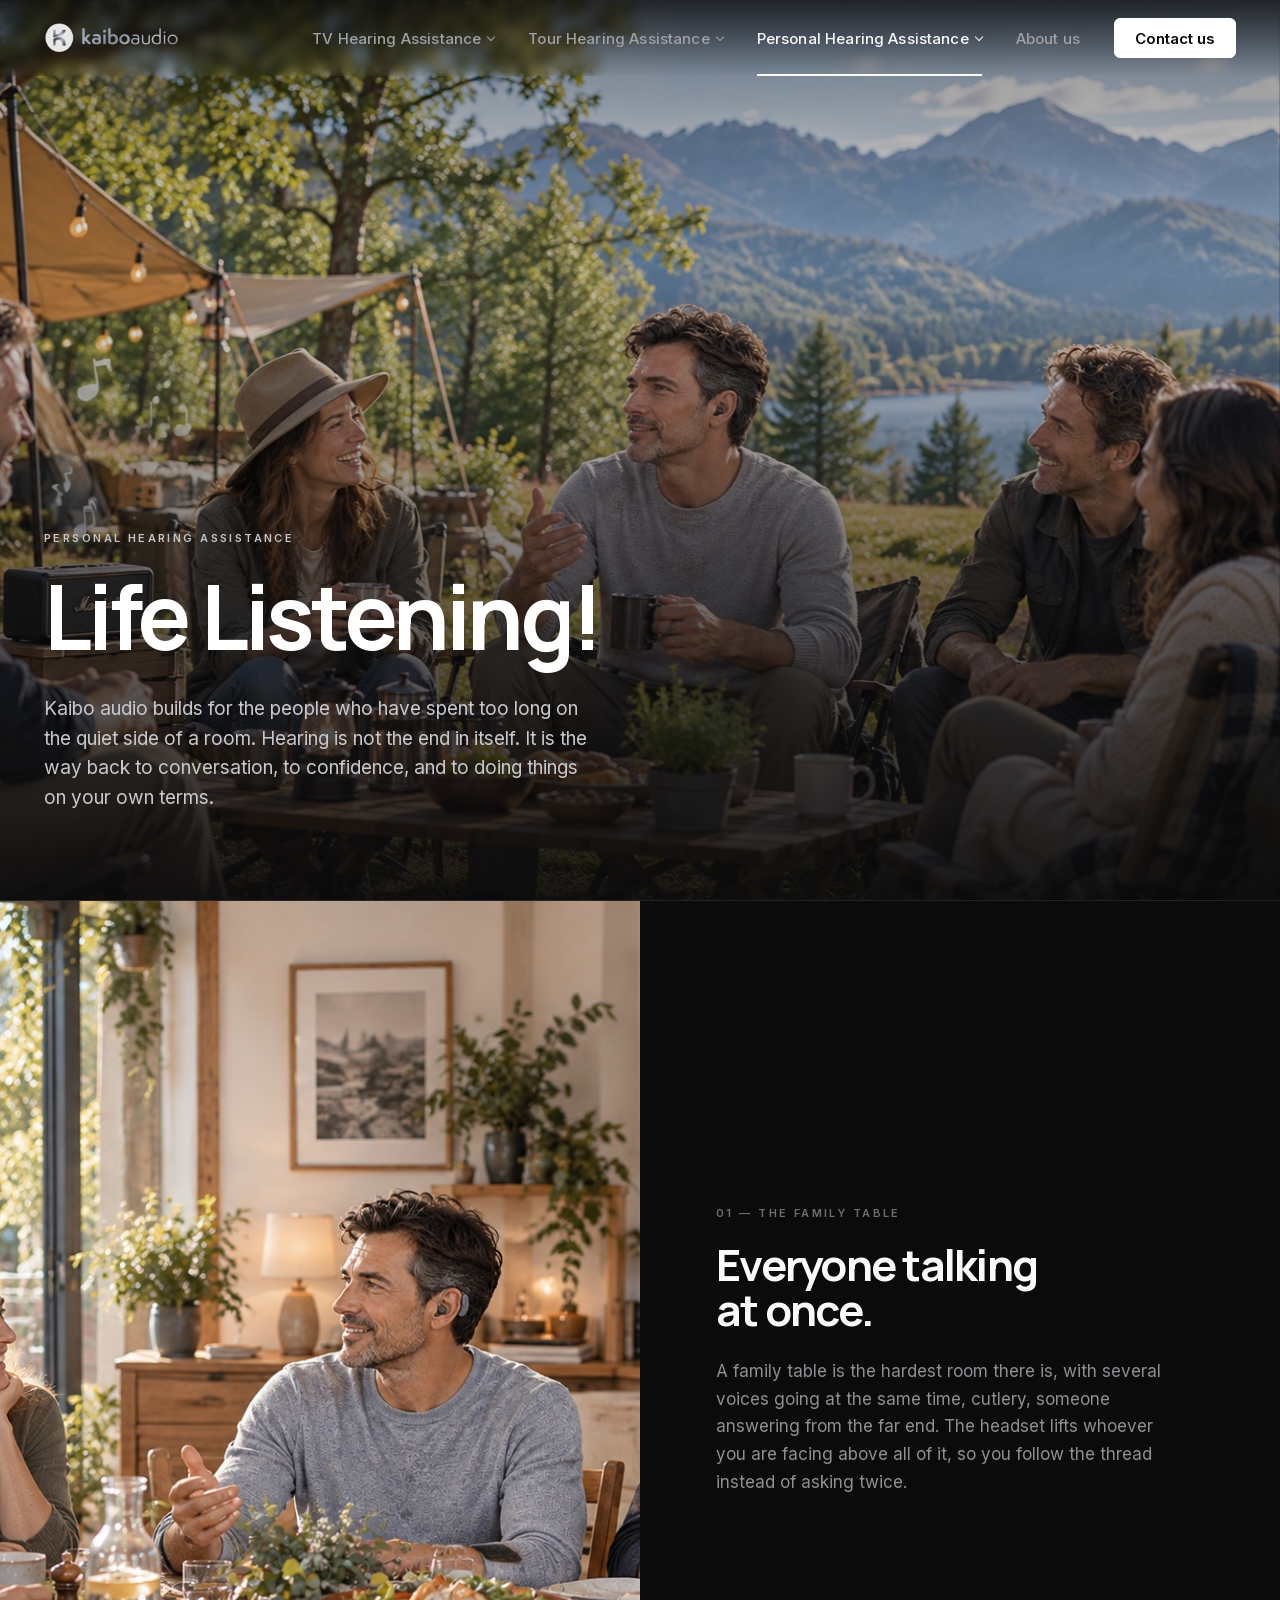
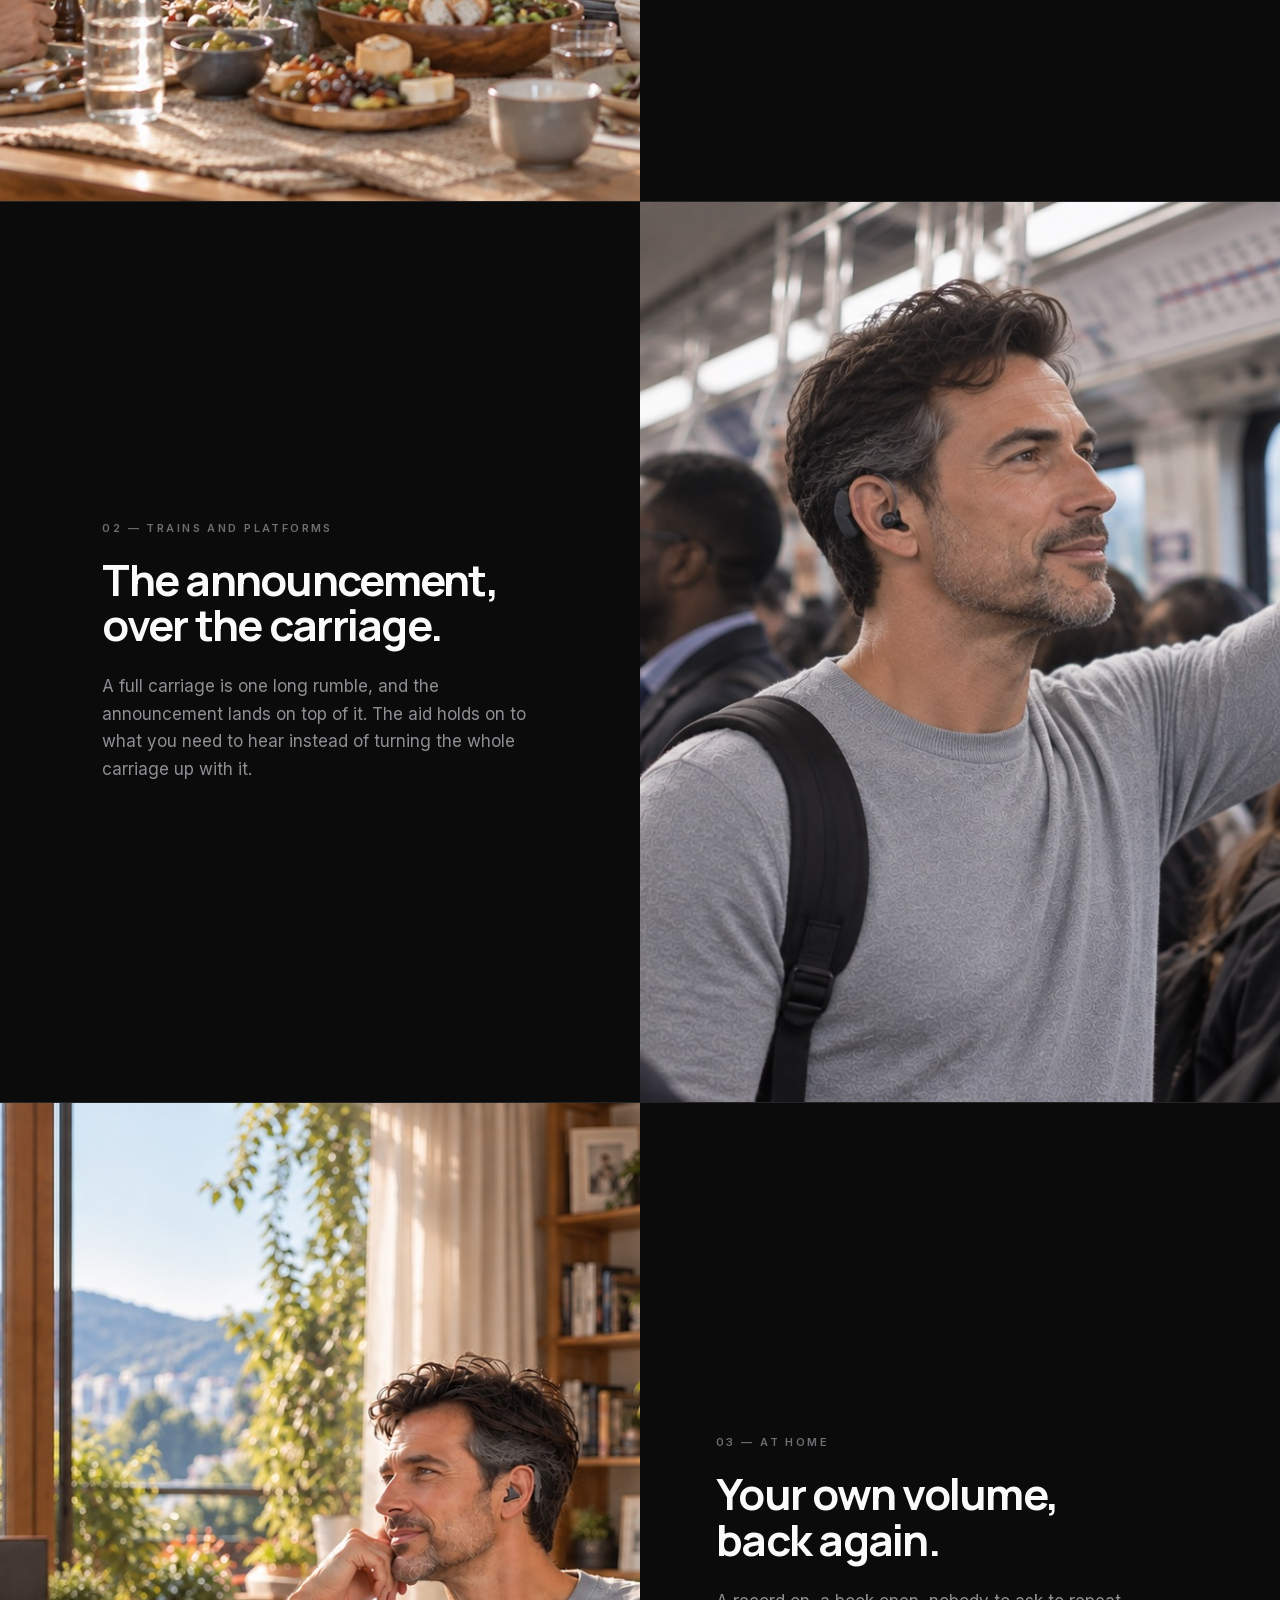
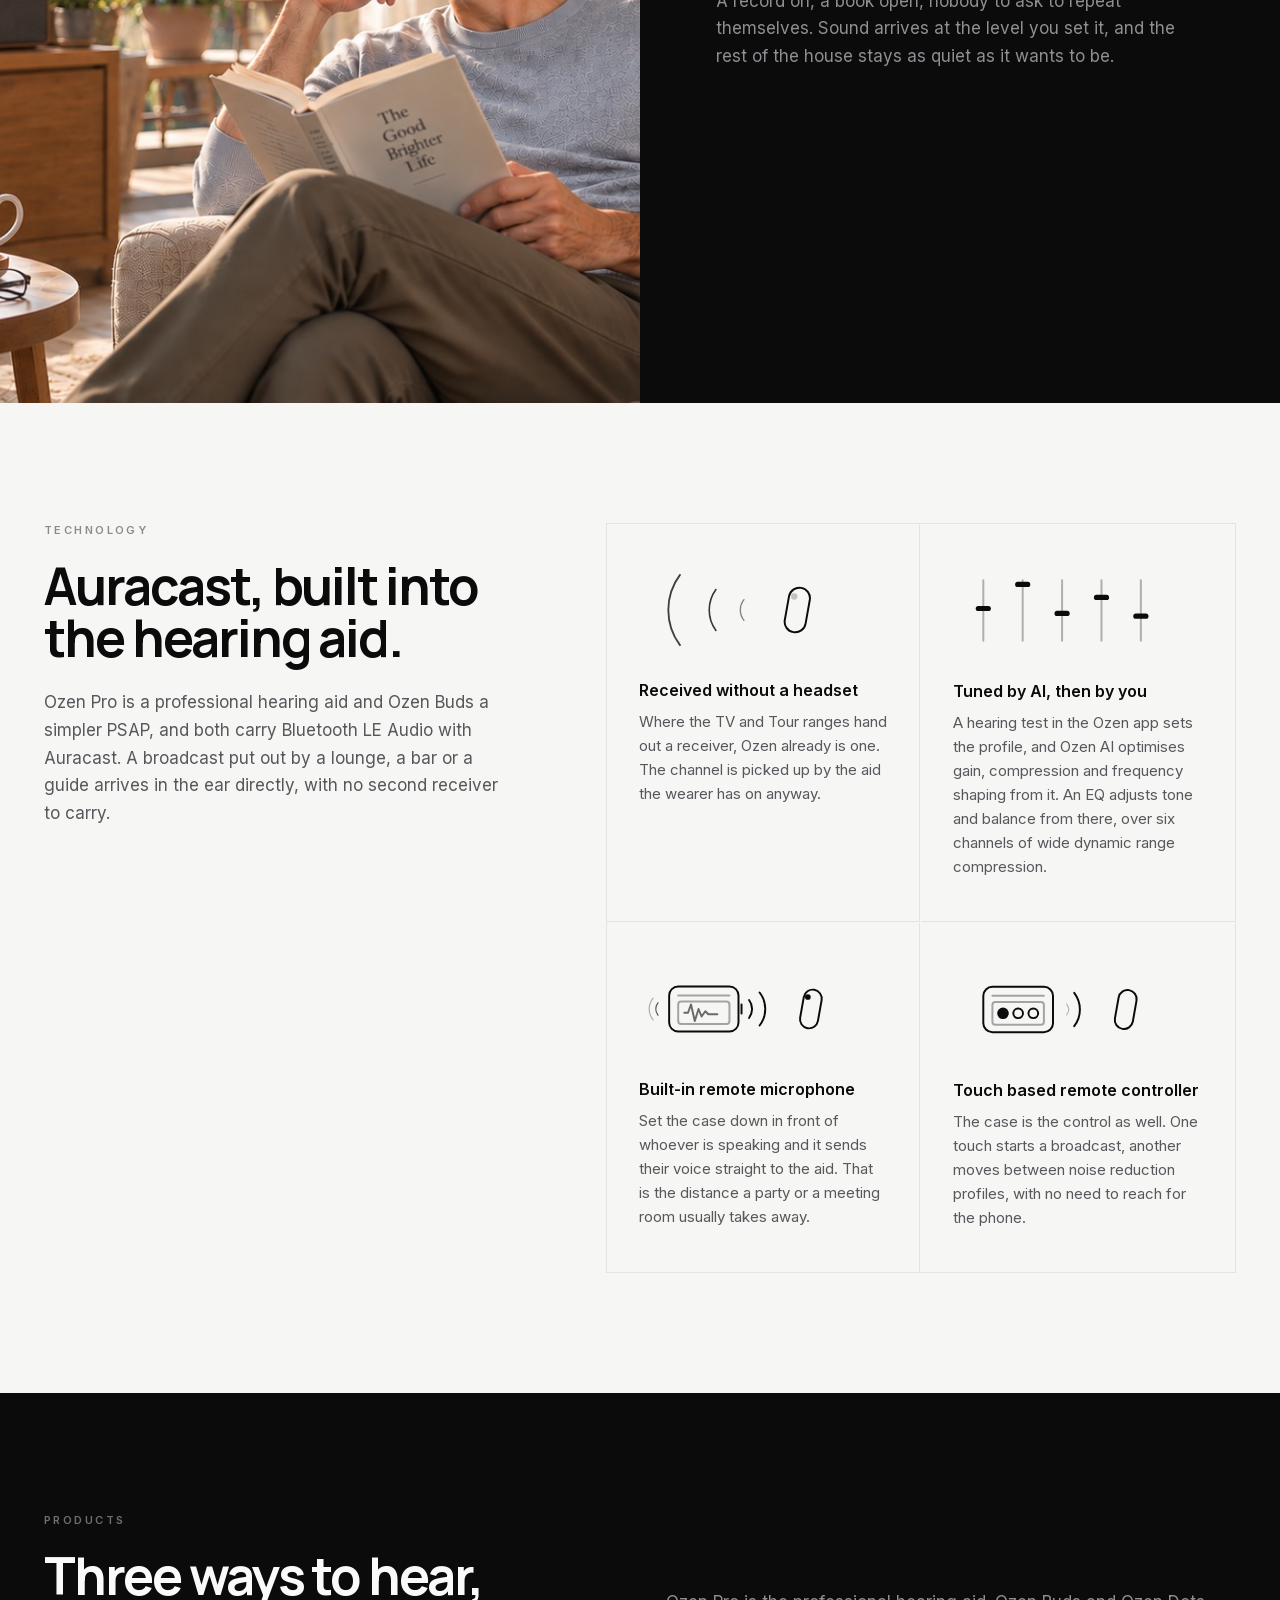
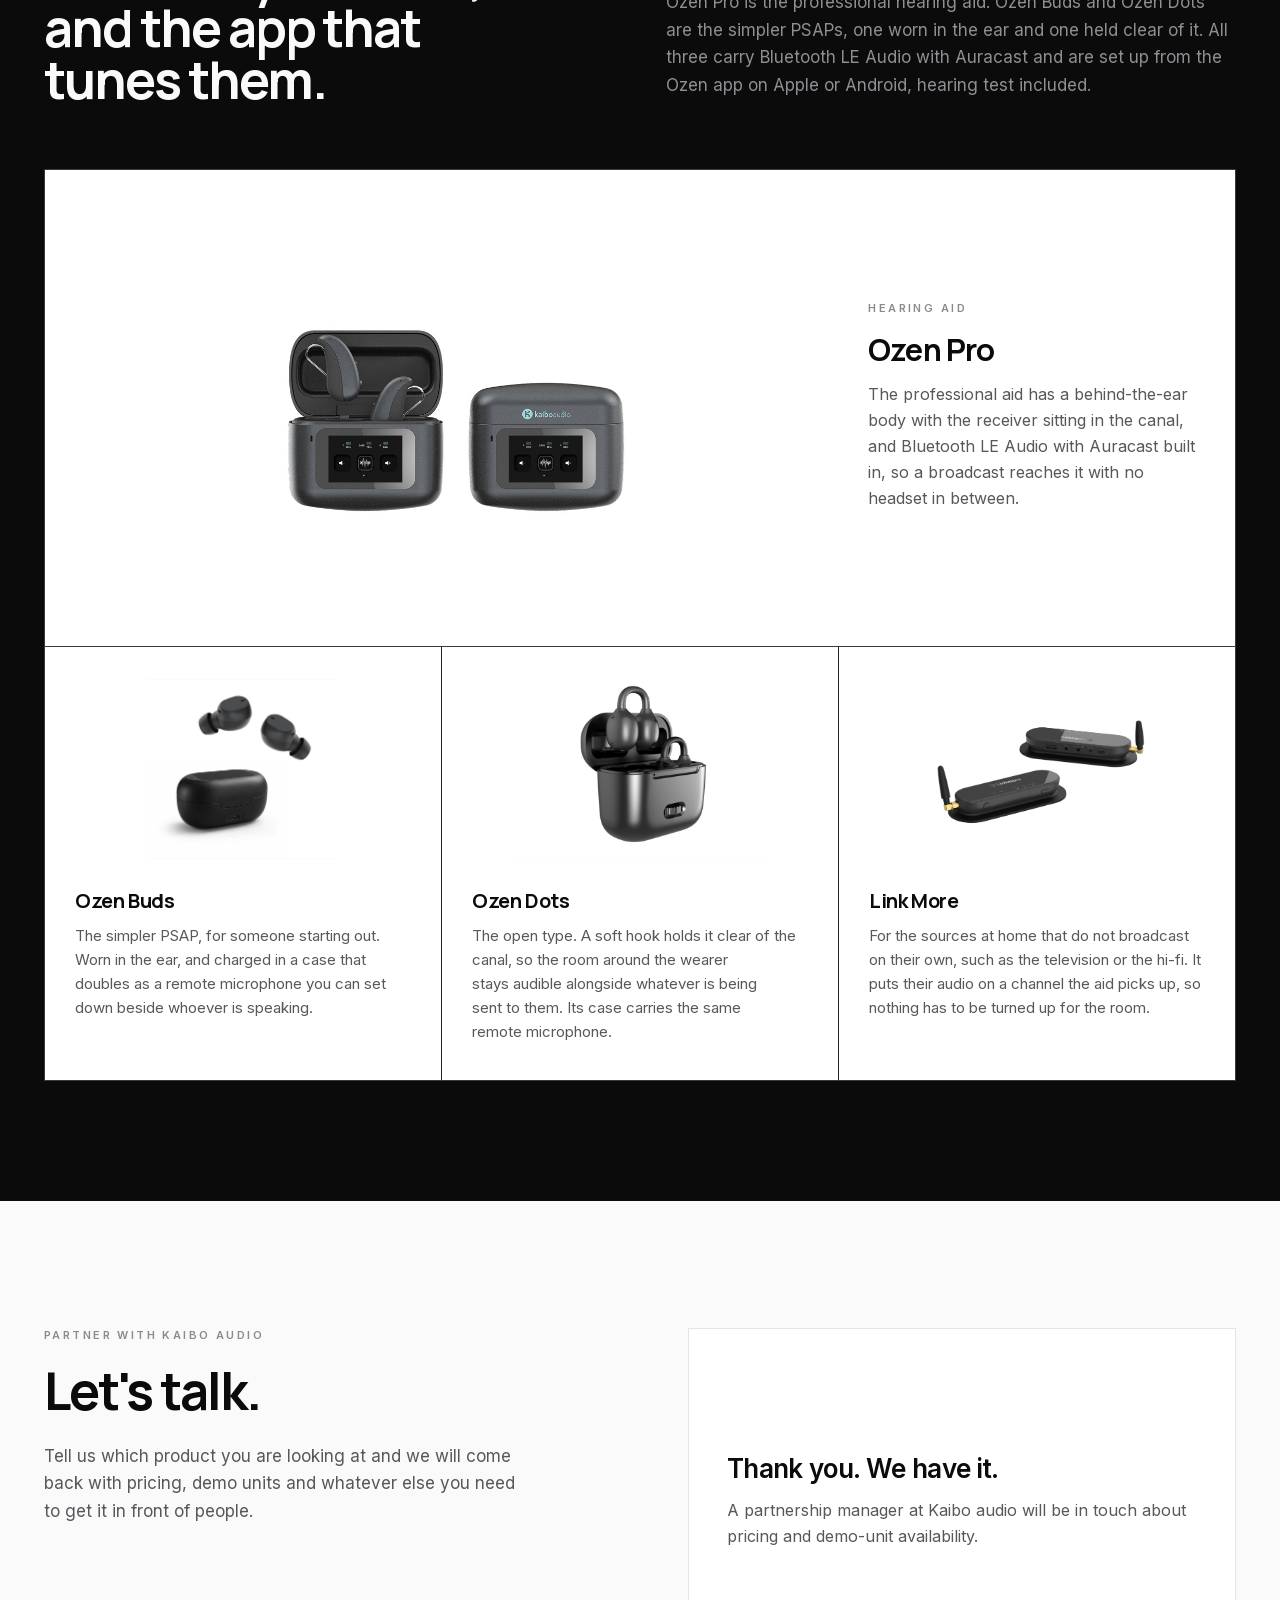
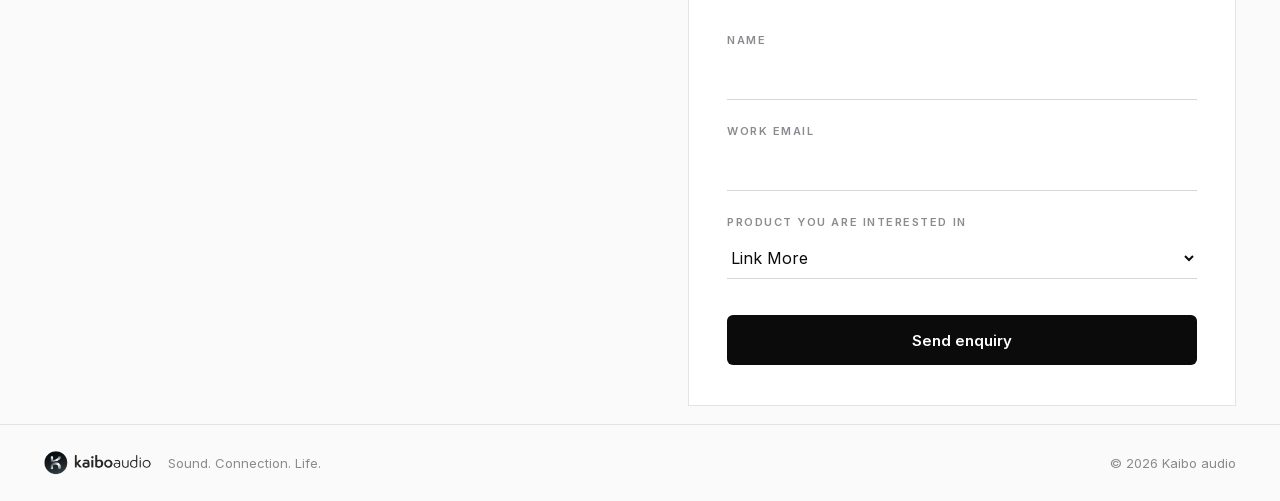
<file: personal.html>
<!DOCTYPE html>
<html lang="en">
<head>
<meta charset="utf-8">
<meta name="viewport" content="width=device-width, initial-scale=1">
<title>Kaibo audio — Personal Hearing Assistance</title>
<link rel="stylesheet" href="assets/site.css">
</head>
<body data-page="personal">
<div style="background:#0B0B0C">

<!-- ===========================================================================
     LIVE, and every band now carries supplied material: the banner and scene
     photographs, the hearing-aid technology points, and the four products. All
     of the copy is a first draft written from those photographs and slides, not
     signed-off text. The open-ear pair is titled for what it is because no
     model name was supplied for it.
     ======================================================================== -->

<header style="position:fixed;top:0;left:0;right:0;z-index:60;background:linear-gradient(to bottom,rgba(11,11,12,0.75),rgba(11,11,12,0));backdrop-filter:blur(6px)">
  <div class="pad" style="max-width:1320px;margin:0 auto;padding:0 44px;height:76px;display:flex;align-items:center;justify-content:space-between;gap:32px">
    <a href="index.html" style="display:flex;align-items:center;gap:12px" aria-label="Kaibo audio — home">
      <img class="wordmark logo-on-dark" src="uploads/web/logo_kaibo_light.webp" alt="Kaibo audio" style="height:30px;width:auto;display:block">
      <img class="wordmark logo-on-light" src="uploads/web/logo_kaibo_dark.webp" alt="" aria-hidden="true" style="height:30px;width:auto;display:none">
    </a>
    <nav class="nav-links" style="display:flex;align-items:center;gap:34px">
      <div class="kb-nav-item" data-nav="tv">
        <a class="kb-nav-top" href="index.html">TV Hearing Assistance</a>
        <div class="kb-drop">
          <a href="index.html#scenes">Where it works</a>
          <a href="index.html#technology">Technology</a>
          <a href="index.html#products">Products</a>
        </div>
      </div>
      <div class="kb-nav-item" data-nav="tour">
        <a class="kb-nav-top" href="tour.html">Tour Hearing Assistance</a>
        <div class="kb-drop">
          <a href="tour.html#scenes">Where it works</a>
          <a href="tour.html#technology">Technology</a>
          <a href="tour.html#products">Products</a>
        </div>
      </div>
      <div class="kb-nav-item" data-nav="personal">
        <a class="kb-nav-top" href="personal.html" aria-current="page">Personal Hearing Assistance</a>
        <div class="kb-drop">
          <a href="personal.html#scenes">Where it works</a>
          <a href="personal.html#technology">Technology</a>
          <a href="personal.html#products">Products</a>
        </div>
      </div>
      <div class="kb-nav-item" data-nav="about">
        <a class="kb-nav-top" href="about.html">About us</a>
      </div>
      <a class="kb-cta" href="#contact" style="display:inline-flex;align-items:center;height:38px;padding:0 20px;background:#fff;border:1px solid #fff;border-radius:6px;color:#0B0B0C;font-size:15px;font-weight:600">Contact us</a>
    </nav>
    <button class="kb-burger" type="button" aria-label="Menu" aria-expanded="false" aria-controls="kb-menu">
      <span></span><span></span>
    </button>
  </div>
  <div class="kb-menu" id="kb-menu">
    <div class="kb-mgroup">
      <div class="kb-mtitle"><a href="index.html">TV Hearing Assistance</a></div>
      <a href="index.html#scenes">Where it works</a>
      <a href="index.html#technology">Technology</a>
      <a href="index.html#products">Products</a>
    </div>
    <div class="kb-mgroup">
      <div class="kb-mtitle"><a href="tour.html">Tour Hearing Assistance</a></div>
      <a href="tour.html#scenes">Where it works</a>
      <a href="tour.html#technology">Technology</a>
      <a href="tour.html#products">Products</a>
    </div>
    <div class="kb-mgroup">
      <div class="kb-mtitle" aria-current="page"><a href="personal.html">Personal Hearing Assistance</a></div>
      <a href="personal.html#scenes">Where it works</a>
      <a href="personal.html#technology">Technology</a>
      <a href="personal.html#products">Products</a>
    </div>
    <div class="kb-mgroup">
      <div class="kb-mtitle"><a href="about.html">About us</a></div>
    </div>
  </div>
</header>

<section class="snap" style="position:relative;height:100vh;height:100dvh;min-height:680px;overflow:hidden;background:#000">
  <div class="kb-hero-media" style="position:absolute;inset:0;background-image:url(uploads/web/personal-hero.jpg);background-size:cover;background-position:58% 45%;transform:scale(1);transform-origin:50% 45%;will-change:transform">
  </div>
  <div style="position:absolute;inset:0;background:linear-gradient(to bottom,rgba(0,0,0,0.45) 0%,rgba(0,0,0,0.10) 30%,rgba(11,11,12,0.62) 70%,rgba(11,11,12,0.93) 100%);pointer-events:none"></div>
  <div class="kb-hero-copy" style="position:absolute;inset:0;display:flex;flex-direction:column;justify-content:flex-end;pointer-events:none;opacity:1">
    <div class="pad" style="max-width:1320px;width:100%;margin:0 auto;padding:0 44px 88px">
      <div style="display:flex;align-items:center;gap:12px;margin-bottom:28px;animation:fadeIn 900ms ease both 200ms">
        <span style="color:#C7C7CC;font-size:11px;font-weight:600;letter-spacing:0.22em;text-transform:uppercase">Personal hearing assistance</span>
      </div>
      <h1 style="margin:0;max-width:15ch;color:#fff;font-size:clamp(52px,7vw,104px);line-height:0.95;font-weight:700;letter-spacing:-0.045em;text-wrap:balance;animation:riseIn 1000ms cubic-bezier(0.16,1,0.3,1) both 320ms">Life Listening!</h1>
      <div style="display:flex;align-items:flex-end;justify-content:space-between;gap:60px;margin-top:36px;animation:riseIn 1000ms cubic-bezier(0.16,1,0.3,1) both 520ms">
        <p style="margin:0;max-width:46ch;color:#C7C7CC;font-size:19px;line-height:1.55">Kaibo audio builds for the people who have spent too long on the quiet side of a room. Hearing is not the end in itself. It is the way back to conversation, to confidence, and to doing things on your own terms.</p>
      </div>
    </div>
  </div>
</section>

<section id="scenes" style="background:#0B0B0C">

  <div class="snap scene" style="display:grid;grid-template-columns:minmax(0,1fr) minmax(0,1fr);height:100vh;height:100dvh;min-height:640px;border-top:1px solid rgba(255,255,255,0.1)">
    <div class="scene-media" style="position:relative;background:#141416;overflow:hidden">
      <img src="uploads/web/personal-table.jpg" alt="" aria-hidden="true" loading="lazy" decoding="async" style="width:100%;height:100%;object-fit:cover;display:block">
    </div>
    <div class="scene-text" style="display:flex;flex-direction:column;justify-content:center;padding:96px 8vw 96px 76px">
      <div style="color:#6E6E73;font-size:11px;font-weight:600;letter-spacing:0.22em;text-transform:uppercase;margin-bottom:22px">01 — The family table</div>
      <h2 style="margin:0;max-width:16ch;color:#FAFAFA;font-size:clamp(38px,3.4vw,52px);line-height:1.04;font-weight:700;letter-spacing:-0.04em">Everyone talking at once.</h2>
      <p style="margin:26px 0 0;max-width:44ch;color:#8E8E93;font-size:17px;line-height:1.62">A family table is the hardest room there is, with several voices going at the same time, cutlery, someone answering from the far end. The headset lifts whoever you are facing above all of it, so you follow the thread instead of asking twice.</p>
    </div>
  </div>

  <div class="snap scene" style="display:grid;grid-template-columns:minmax(0,1fr) minmax(0,1fr);height:100vh;height:100dvh;min-height:640px;border-top:1px solid rgba(255,255,255,0.1)">
    <div class="scene-text" style="display:flex;flex-direction:column;justify-content:center;padding:96px 76px 96px 8vw;order:0">
      <div style="color:#6E6E73;font-size:11px;font-weight:600;letter-spacing:0.22em;text-transform:uppercase;margin-bottom:22px">02 — Trains and platforms</div>
      <h2 style="margin:0;max-width:16ch;color:#FAFAFA;font-size:clamp(38px,3.4vw,52px);line-height:1.04;font-weight:700;letter-spacing:-0.04em">The announcement, over the carriage.</h2>
      <p style="margin:26px 0 0;max-width:44ch;color:#8E8E93;font-size:17px;line-height:1.62">A full carriage is one long rumble, and the announcement lands on top of it. The aid holds on to what you need to hear instead of turning the whole carriage up with it.</p>
    </div>
    <div class="scene-media" style="position:relative;background:#141416;overflow:hidden">
      <img src="uploads/web/personal-commute.jpg" alt="" aria-hidden="true" loading="lazy" decoding="async" style="width:100%;height:100%;object-fit:cover;display:block">
    </div>
  </div>

  <div class="snap scene" style="display:grid;grid-template-columns:minmax(0,1fr) minmax(0,1fr);height:100vh;height:100dvh;min-height:640px;border-top:1px solid rgba(255,255,255,0.1)">
    <div class="scene-media" style="position:relative;background:#141416;overflow:hidden">
      <img src="uploads/web/personal-athome.jpg" alt="" aria-hidden="true" loading="lazy" decoding="async" style="width:100%;height:100%;object-fit:cover;display:block">
    </div>
    <div class="scene-text" style="display:flex;flex-direction:column;justify-content:center;padding:96px 8vw 96px 76px">
      <div style="color:#6E6E73;font-size:11px;font-weight:600;letter-spacing:0.22em;text-transform:uppercase;margin-bottom:22px">03 — At home</div>
      <h2 style="margin:0;max-width:16ch;color:#FAFAFA;font-size:clamp(38px,3.4vw,52px);line-height:1.04;font-weight:700;letter-spacing:-0.04em">Your own volume, back again.</h2>
      <p style="margin:26px 0 0;max-width:44ch;color:#8E8E93;font-size:17px;line-height:1.62">A record on, a book open, nobody to ask to repeat themselves. Sound arrives at the level you set it, and the rest of the house stays as quiet as it wants to be.</p>
    </div>
  </div>

</section>

<section id="technology" data-theme="light" class="snap" style="box-sizing:border-box;background:#F6F6F4;padding:120px 0;color:#0B0B0C;min-height:100vh;min-height:100dvh;display:flex;align-items:center">
  <div class="pad tech-grid" style="width:100%;max-width:1320px;margin:0 auto;padding:0 44px;display:grid;grid-template-columns:minmax(0,0.85fr) minmax(0,1.15fr);gap:96px">
    <div>
      <div style="color:#8A8A8F;font-size:11px;font-weight:600;letter-spacing:0.22em;text-transform:uppercase;margin-bottom:22px">Technology</div>
      <h2 style="margin:0;color:#0B0B0C;font-size:clamp(40px,4vw,56px);line-height:1.02;font-weight:700;letter-spacing:-0.04em">Auracast, built into the hearing aid.</h2>
      <p style="margin:26px 0 0;color:#57575C;font-size:17px;line-height:1.62">Ozen Pro is a professional hearing aid and Ozen Buds a simpler PSAP, and both carry Bluetooth LE&nbsp;Audio with Auracast. A broadcast put out by a lounge, a bar or a guide arrives in the ear directly, with no second receiver to carry.</p>
    </div>
    <div class="tech-cards" style="display:grid;grid-template-columns:repeat(2,minmax(0,1fr));gap:1px;border:1px solid #E4E4E1;align-self:center">
      <div style="padding:38px 32px 42px">
        <img loading="lazy" decoding="async" src="uploads/web/ill_auracast.svg" alt="" aria-hidden="true" style="width:80%;height:fit-content;display:block;margin-bottom:22px">
        <div style="color:#0B0B0C;font-size:16px;font-weight:600;margin-bottom:10px">Received without a headset</div>
        <p style="margin:0;color:#57575C;font-size:15px;line-height:1.6">Where the TV and Tour ranges hand out a receiver, Ozen already is one. The channel is picked up by the aid the wearer has on anyway.</p>
      </div>
      <div style="padding:38px 32px 42px">
        <img loading="lazy" decoding="async" src="uploads/web/ill_tuning.svg" alt="" aria-hidden="true" style="width:80%;height:fit-content;display:block;margin-bottom:22px">
        <div style="color:#0B0B0C;font-size:16px;font-weight:600;margin-bottom:10px">Tuned by AI, then by you</div>
        <p style="margin:0;color:#57575C;font-size:15px;line-height:1.6">A hearing test in the Ozen app sets the profile, and Ozen AI optimises gain, compression and frequency shaping from it. An EQ adjusts tone and balance from there, over six channels of wide dynamic range compression.</p>
      </div>
      <div style="padding:38px 32px 42px">
        <img loading="lazy" decoding="async" src="uploads/web/ill_remotemic.svg" alt="" aria-hidden="true" style="width:80%;height:fit-content;display:block;margin-bottom:22px">
        <div style="color:#0B0B0C;font-size:16px;font-weight:600;margin-bottom:10px">Built-in remote microphone</div>
        <p style="margin:0;color:#57575C;font-size:15px;line-height:1.6">Set the case down in front of whoever is speaking and it sends their voice straight to the aid. That is the distance a party or a meeting room usually takes away.</p>
      </div>
      <div style="padding:38px 32px 42px">
        <img loading="lazy" decoding="async" src="uploads/web/ill_touchctl.svg" alt="" aria-hidden="true" style="width:80%;height:fit-content;display:block;margin-bottom:22px">
        <div style="color:#0B0B0C;font-size:16px;font-weight:600;margin-bottom:10px">Touch based remote controller</div>
        <p style="margin:0;color:#57575C;font-size:15px;line-height:1.6">The case is the control as well. One touch starts a broadcast, another moves between noise reduction profiles, with no need to reach for the phone.</p>
      </div>
    </div>
  </div>
</section>

<section id="products" data-theme="dark" style="background:#0B0B0C;padding:120px 0;color:#FAFAFA">
  <div class="pad" style="max-width:1320px;margin:0 auto;padding:0 44px">
    <div class="sys-head" style="display:grid;grid-template-columns:minmax(0,1fr) minmax(0,1.05fr);gap:80px;align-items:end;margin-bottom:64px">
      <div>
        <div style="color:#6E6E73;font-size:11px;font-weight:600;letter-spacing:0.22em;text-transform:uppercase;margin-bottom:22px">Products</div>
        <h2 style="margin:0;color:#FAFAFA;font-size:clamp(40px,4vw,56px);line-height:1.02;font-weight:700;letter-spacing:-0.04em">Three ways to hear, and the app that tunes them.</h2>
      </div>
      <p style="margin:0 0 6px;color:#8E8E93;font-size:17px;line-height:1.62">Ozen Pro is the professional hearing aid. Ozen Buds and Ozen Dots are the simpler PSAPs, one worn in the ear and one held clear of it. All three carry Bluetooth LE&nbsp;Audio with Auracast and are set up from the Ozen app on Apple or Android, hearing test included.</p>
    </div>
    <div class="cards feature" style="display:grid;grid-template-columns:minmax(0,2fr) minmax(0,1fr);gap:0;background:rgba(255,255,255,0.1);border:1px solid rgba(255,255,255,0.1)">
      <div data-reveal="" style="background:#fff;display:flex;align-items:center;justify-content:center;padding:44px 40px">
        <img loading="lazy" decoding="async" src="uploads/web/prod-ozen-pro.jpg" alt="Ozen Pro" style="width:100%;max-width:620px;height:auto;display:block">
      </div>
      <div data-reveal="" style="background:#fff;padding:32px 30px 36px;display:flex;flex-direction:column;justify-content:center">
        <div style="color:#8A8A8F;font-size:11px;font-weight:600;letter-spacing:0.22em;text-transform:uppercase;margin-bottom:18px">Hearing aid</div>
        <h3 style="margin:0 0 16px;color:#0B0B0C;font-size:clamp(28px,2.4vw,36px);line-height:1.08;font-weight:700;letter-spacing:-0.03em">Ozen Pro</h3>
        <p style="margin:0;color:#57575C;font-size:16px;line-height:1.62">The professional aid has a behind-the-ear body with the receiver sitting in the canal, and Bluetooth LE&nbsp;Audio with Auracast built in, so a broadcast reaches it with no headset in between.</p>
      </div>
    </div>
    <div class="cards" style="display:grid;grid-template-columns:repeat(3,minmax(0,1fr));gap:1px;background:rgba(255,255,255,0.1);border:1px solid rgba(255,255,255,0.1);border-top:none">
      <div data-reveal="" style="background:#fff;padding:32px 30px 36px">
        <div style="height:180px;margin-bottom:28px"><img loading="lazy" decoding="async" src="uploads/web/prod-ozen-buds.jpg" alt="Ozen Buds" style="width:100%;height:100%;object-fit:contain;display:block"></div>
        <h3 style="margin:0 0 10px;color:#0B0B0C;font-size:20px;font-weight:700;letter-spacing:-0.02em">Ozen Buds</h3>
        <p style="margin:0;color:#57575C;font-size:15px;line-height:1.6">The simpler PSAP, for someone starting out. Worn in the ear, and charged in a case that doubles as a remote microphone you can set down beside whoever is speaking.</p>
      </div>
      <div data-reveal="" style="background:#fff;padding:32px 30px 36px">
        <div style="height:180px;margin-bottom:28px"><img loading="lazy" decoding="async" src="uploads/web/prod-ozen-dots.jpg" alt="Ozen Dots" style="width:100%;height:100%;object-fit:contain;display:block"></div>
        <h3 style="margin:0 0 10px;color:#0B0B0C;font-size:20px;font-weight:700;letter-spacing:-0.02em">Ozen Dots</h3>
        <p style="margin:0;color:#57575C;font-size:15px;line-height:1.6">The open type. A soft hook holds it clear of the canal, so the room around the wearer stays audible alongside whatever is being sent to them. Its case carries the same remote microphone.</p>
      </div>
      <div data-reveal="" style="background:#fff;padding:32px 30px 36px">
        <div style="height:180px;margin-bottom:28px"><img loading="lazy" decoding="async" src="uploads/web/img_p3_linkmore.png" alt="Link More" style="width:100%;height:100%;object-fit:contain;display:block"></div>
        <h3 style="margin:0 0 10px;color:#0B0B0C;font-size:20px;font-weight:700;letter-spacing:-0.02em">Link More</h3>
        <p style="margin:0;color:#57575C;font-size:15px;line-height:1.6">For the sources at home that do not broadcast on their own, such as the television or the hi-fi. It puts their audio on a channel the aid picks up, so nothing has to be turned up for the room.</p>
      </div>
</div>
  </div>
</section>

<section id="contact" data-theme="light" class="snap" style="box-sizing:border-box;position:relative;overflow:hidden;background:#FAFAFA;color:#0B0B0C;min-height:100vh;min-height:100dvh;display:flex;flex-direction:column;padding:110px 0 0">
  <div class="kb-ripple" aria-hidden="true"><span></span><span></span><span></span></div>
  <div class="pad contact-grid" style="position:relative;z-index:1;max-width:1320px;margin:0 auto;padding:0 44px;display:grid;grid-template-columns:minmax(0,1fr) minmax(0,1fr);gap:96px;align-items:start;flex:1;align-content:center">
    <div>
      <div style="color:#8A8A8F;font-size:11px;font-weight:600;letter-spacing:0.22em;text-transform:uppercase;margin-bottom:22px">Partner with Kaibo audio</div>
      <h2 style="margin:0;max-width:16ch;color:#0B0B0C;font-size:clamp(40px,4vw,56px);line-height:1.02;font-weight:700;letter-spacing:-0.04em">Let's talk.</h2>
      <p style="margin:26px 0 0;max-width:44ch;color:#57575C;font-size:17px;line-height:1.62">Tell us which product you are looking at and we will come back with pricing, demo units and whatever else you need to get it in front of people.</p>
      
    </div>
    <div style="background:#fff;border:1px solid #E4E4E1;padding:40px 38px">
      <div id="kb-sent" hidden style="min-height:264px;display:flex;flex-direction:column;justify-content:center;gap:14px">
          <div style="color:#0B0B0C;font-size:26px;font-weight:600;letter-spacing:-0.025em">Thank you. We have it.</div>
          <p style="margin:0;color:#57575C;font-size:16px;line-height:1.6">A partnership manager at Kaibo audio will be in touch about pricing and demo-unit availability.</p>
        </div>
      <div id="kb-form" style="display:flex;flex-direction:column;gap:24px">
          <label style="display:flex;flex-direction:column;gap:8px"><span style="color:#8A8A8F;font-size:11px;font-weight:600;letter-spacing:0.14em;text-transform:uppercase">Name</span><input type="text" style="height:42px;border:none;border-bottom:1px solid #D6D6D2;background:none;font-size:16px;color:#0B0B0C;outline:none"></label>
          <label style="display:flex;flex-direction:column;gap:8px"><span style="color:#8A8A8F;font-size:11px;font-weight:600;letter-spacing:0.14em;text-transform:uppercase">Work email</span><input type="email" style="height:42px;border:none;border-bottom:1px solid #D6D6D2;background:none;font-size:16px;color:#0B0B0C;outline:none"></label>
          <label style="display:flex;flex-direction:column;gap:8px"><span style="color:#8A8A8F;font-size:11px;font-weight:600;letter-spacing:0.14em;text-transform:uppercase">Product you are interested in</span>
            <select style="height:42px;border:none;border-bottom:1px solid #D6D6D2;background:none;font-size:16px;color:#0B0B0C;outline:none">
              <option>Link More</option>
              <option>Link Mic</option>
              <option>Cast SE</option>
              <option>Cast One</option>
              <option>Ozen Pro</option>
              <option>Ozen Buds</option>
              <option>Ozen Dots</option>
              <option>Not sure yet</option>
            </select>
          </label>
          <button id="kb-submit" type="button" style="margin-top:12px;height:50px;background:#0B0B0C;color:#fff;border:none;border-radius:6px;font-size:15px;font-weight:600;cursor:pointer">Send enquiry</button>
        </div>
    </div>
  </div>
  <div style="position:relative;z-index:1;margin-top:auto;width:100%;padding:26px 0;border-top:1px solid #E4E4E1">
  <div class="pad foot" style="max-width:1320px;margin:0 auto;padding:0 44px;display:flex;align-items:center;justify-content:space-between;gap:40px">
    <div style="display:flex;align-items:center;gap:14px">
      <img class="wordmark" src="uploads/web/logo_kaibo_dark.webp" alt="Kaibo audio" style="height:24px;width:auto;display:block">
      <span style="color:#8A8A8F;font-size:13px">Sound. Connection. Life.</span>
    </div>
    <div style="color:#8A8A8F;font-size:13px">© 2026 Kaibo audio</div>
  </div>
</section>

</div>
<script src="assets/site.js"></script>
</body>
</html>
</file>
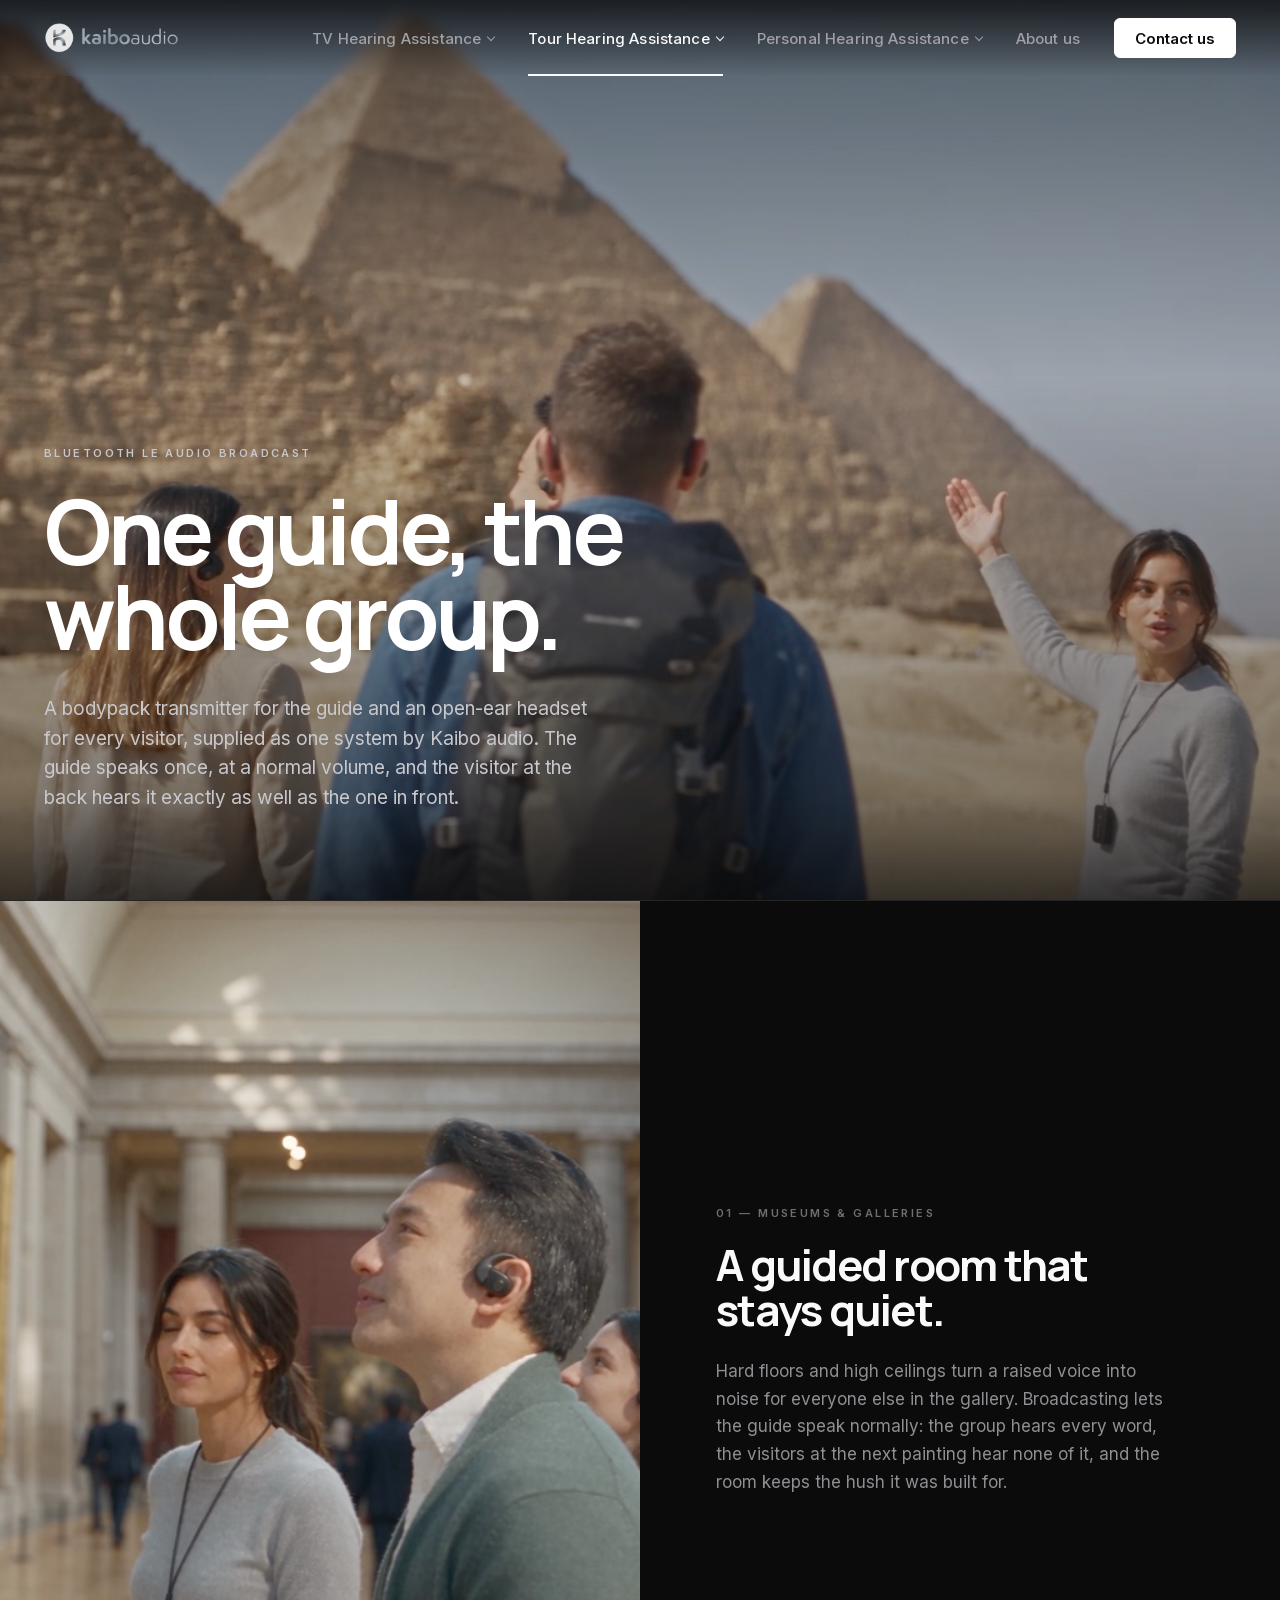
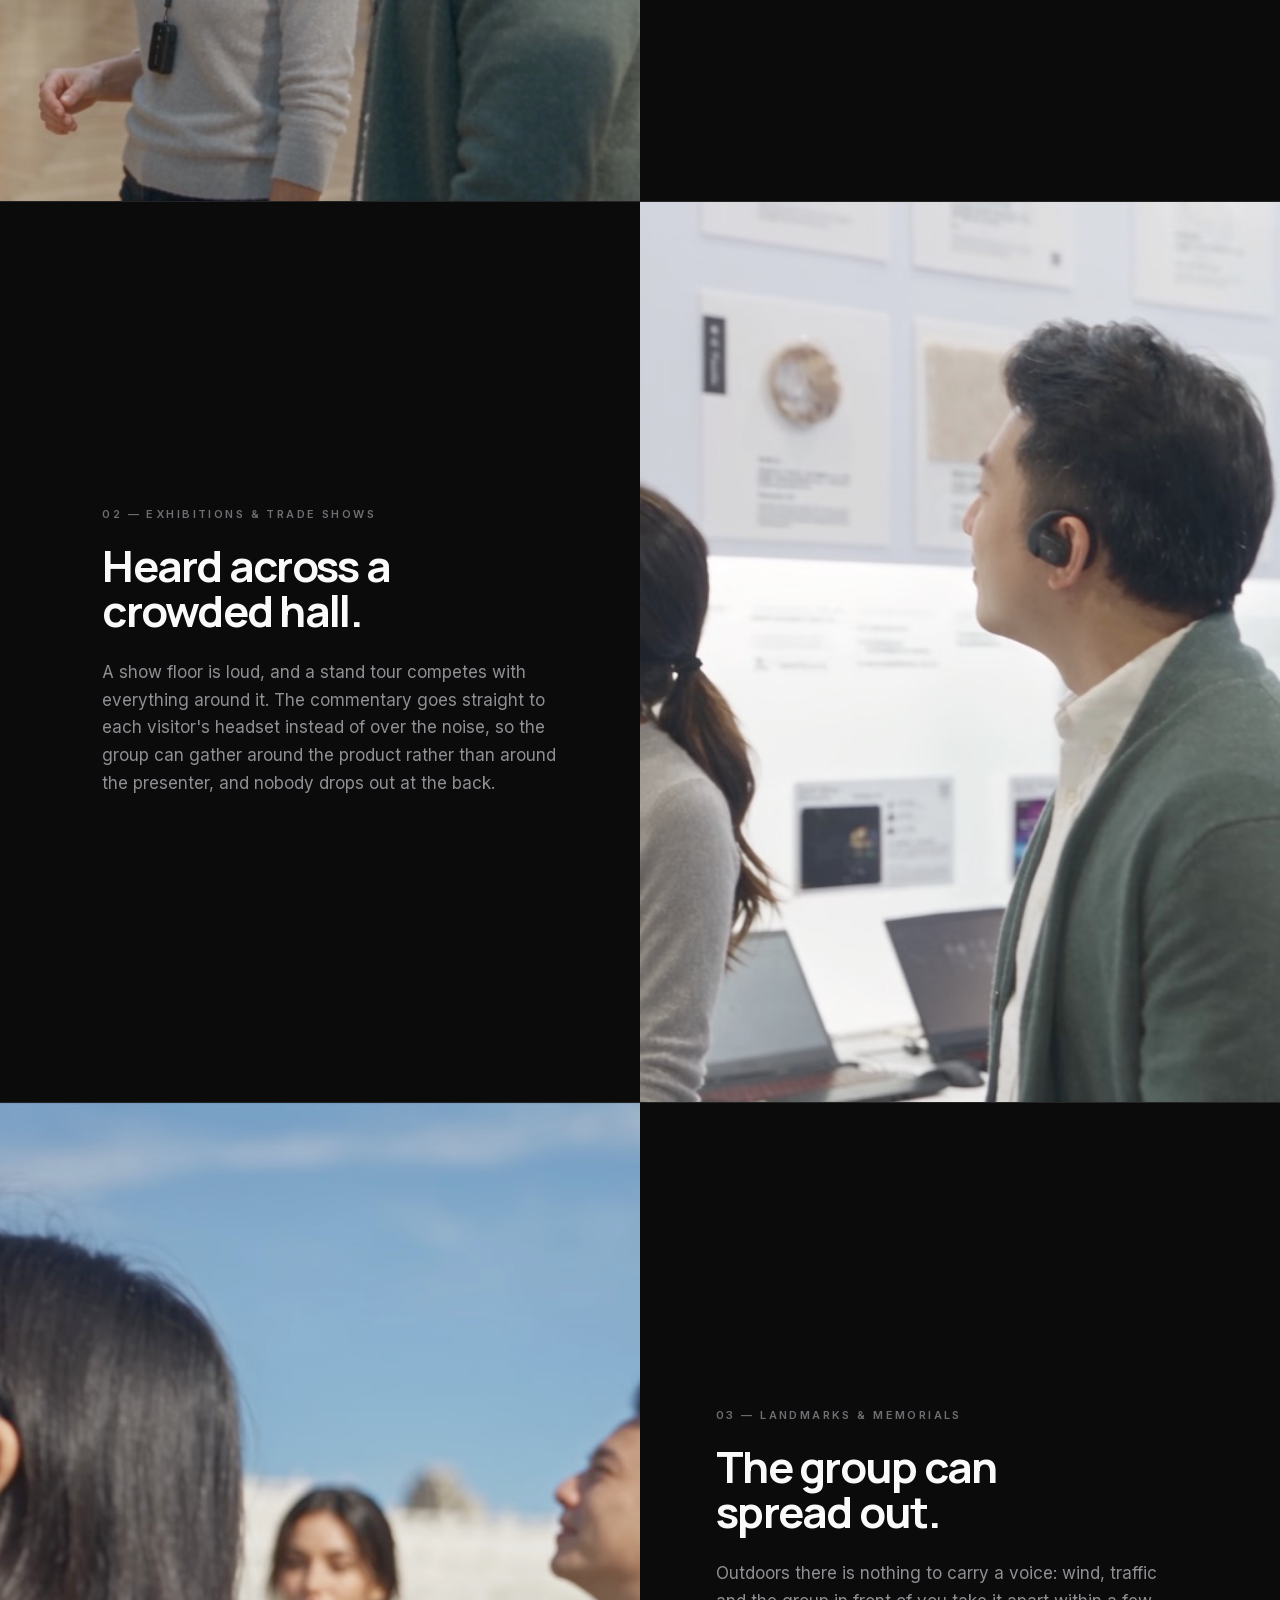
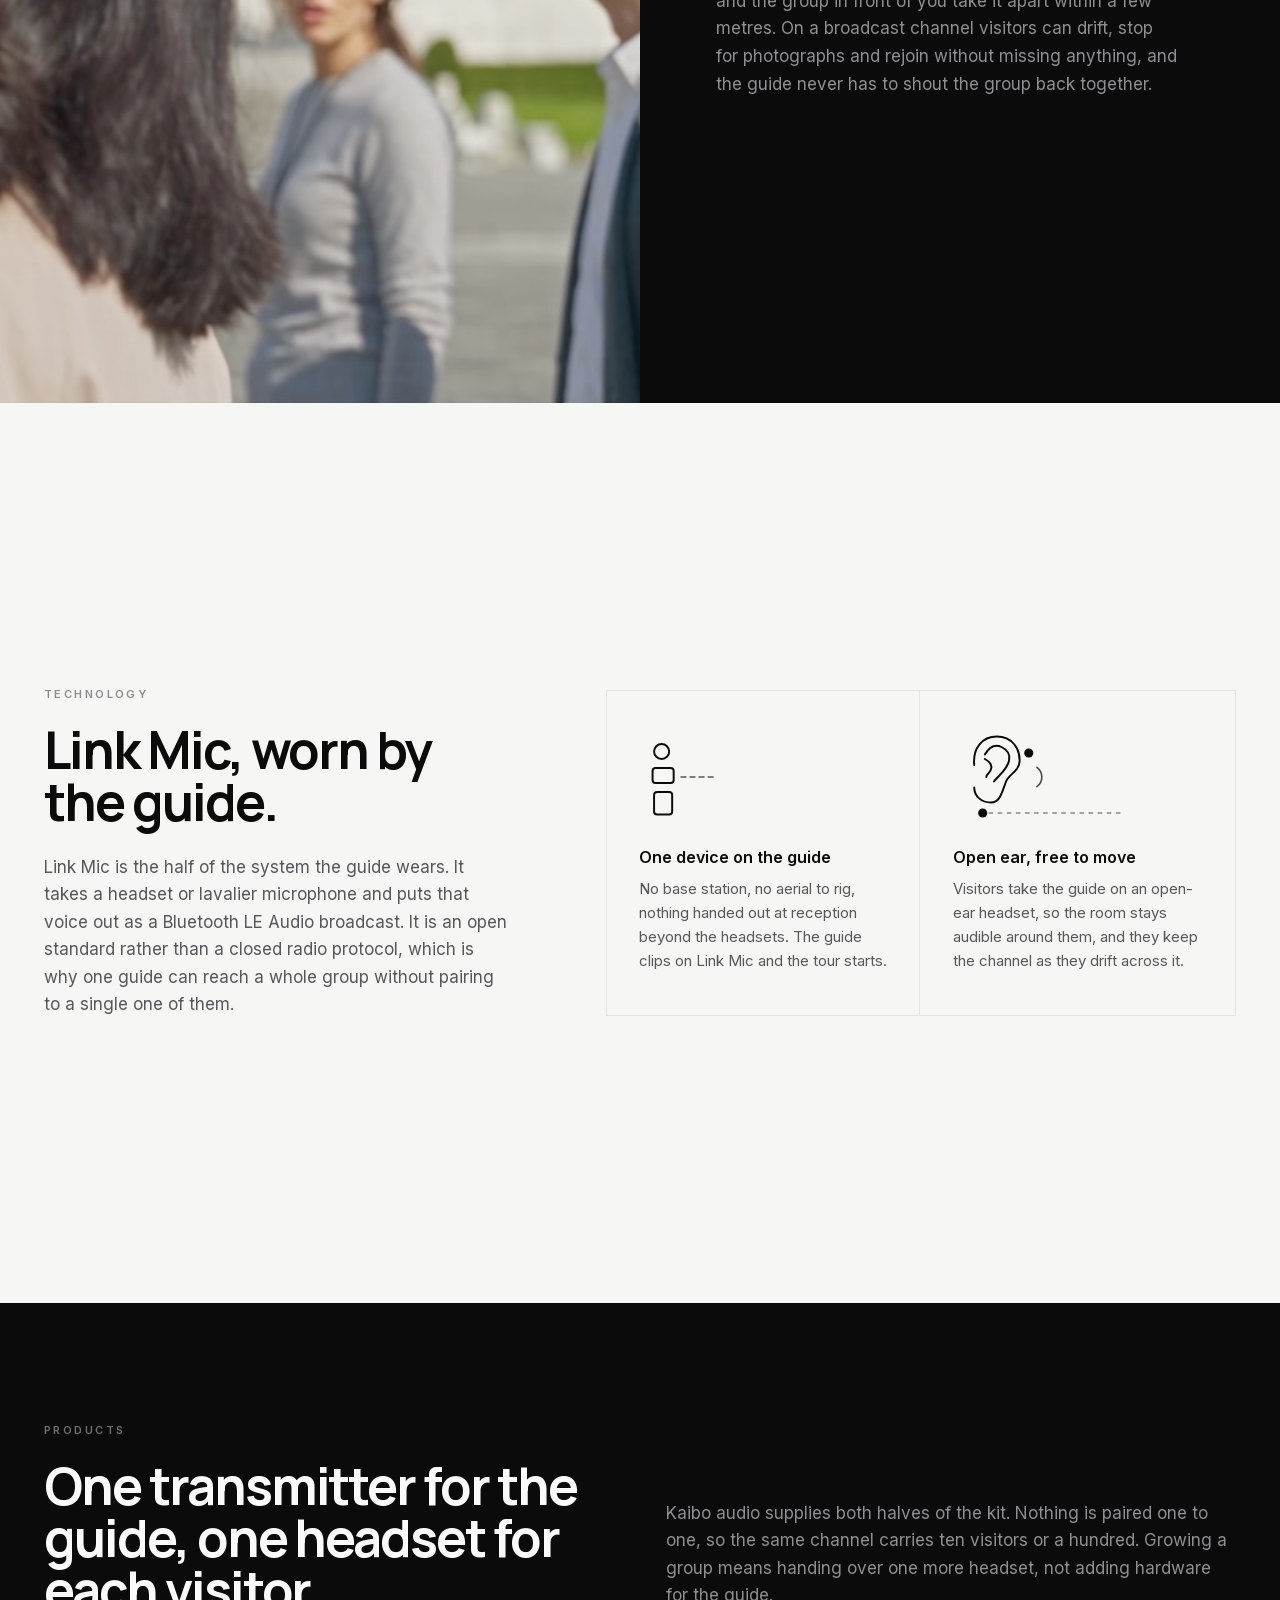
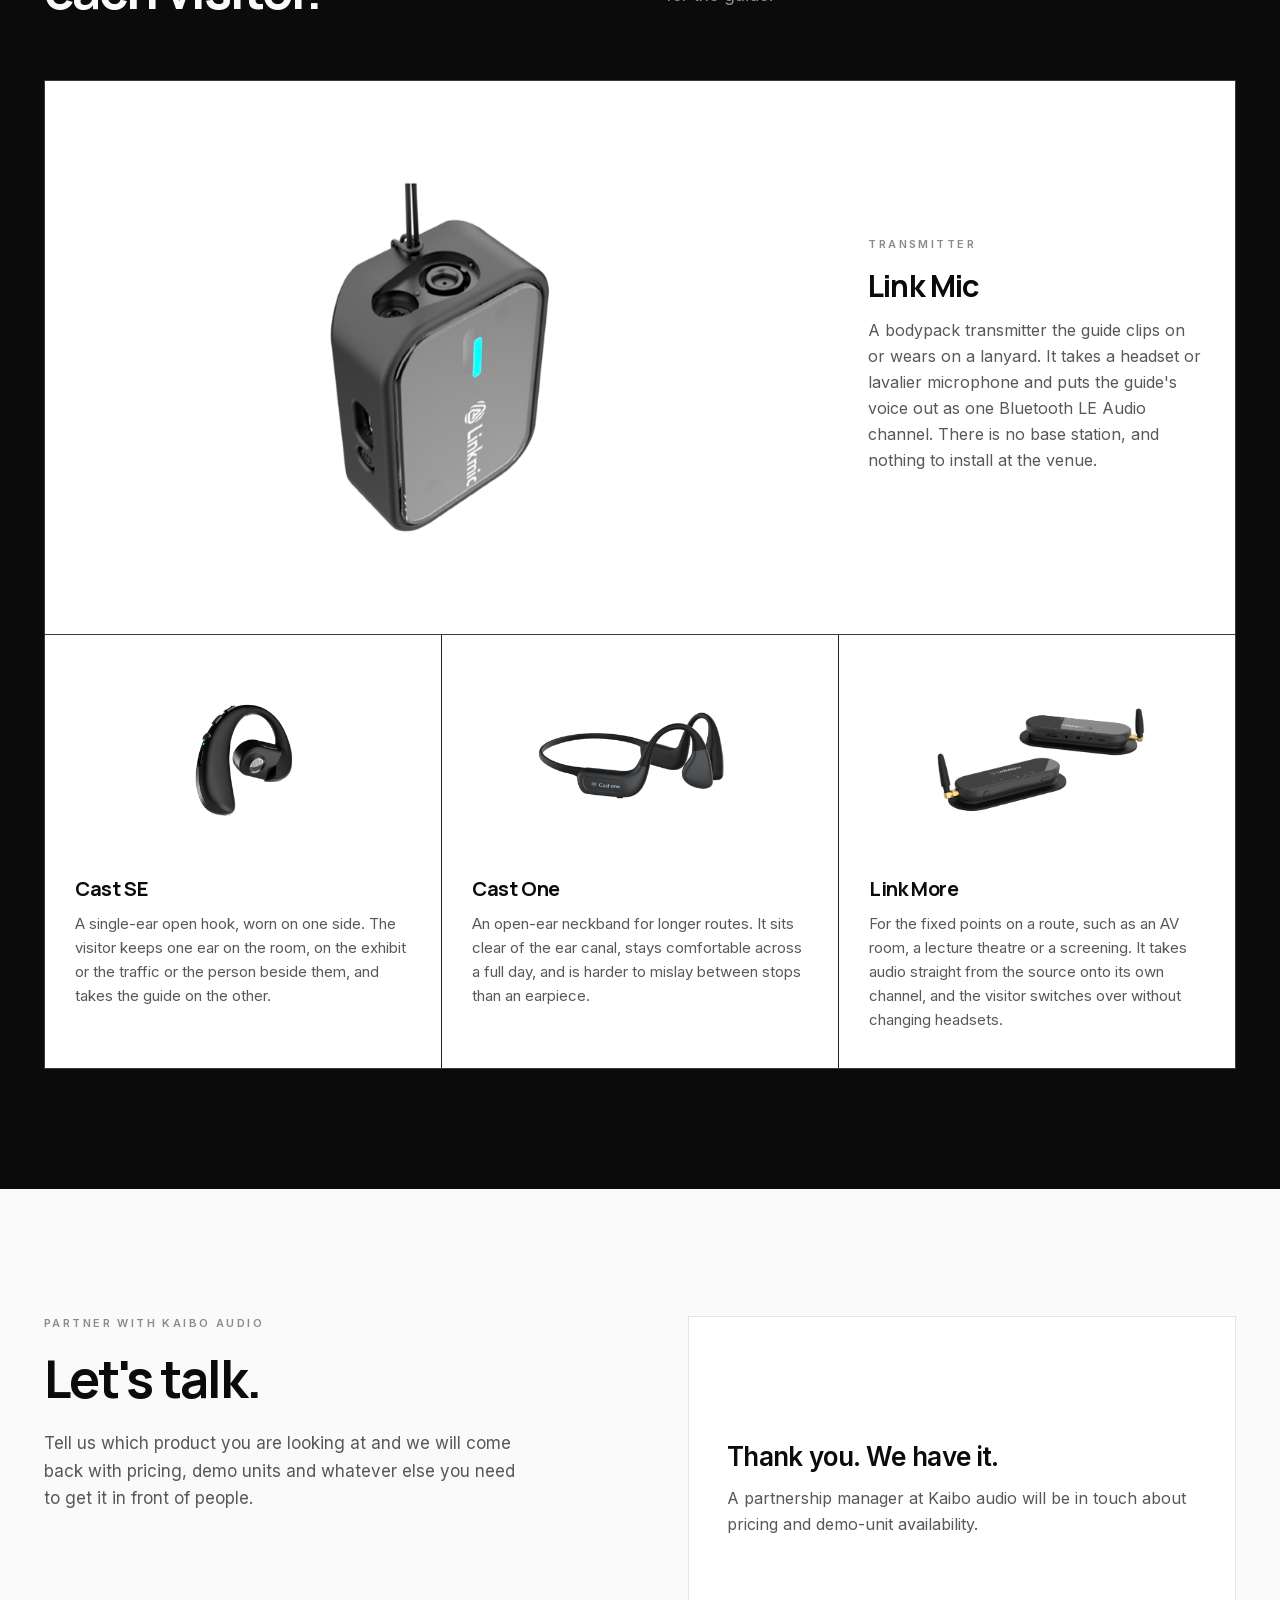
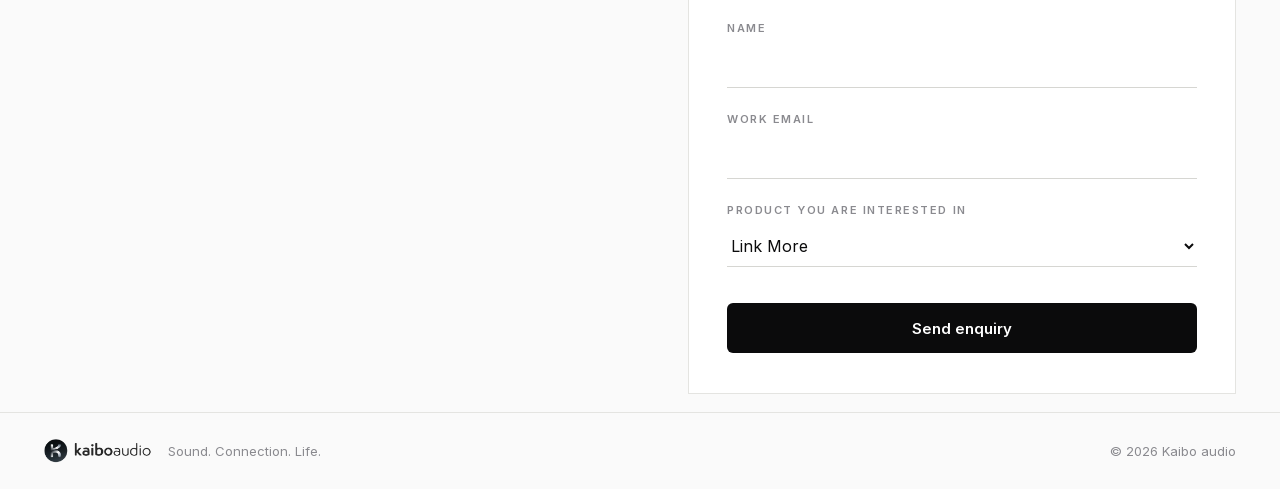
<file: tour.html>
<!DOCTYPE html>
<html lang="en">
<head>
<meta charset="utf-8">
<meta name="viewport" content="width=device-width, initial-scale=1">
<title>Kaibo audio — Tour Hearing Assistance</title>
<link rel="stylesheet" href="assets/site.css">
</head>
<body data-page="tour">
<div style="background:#0B0B0C">

<!-- ===========================================================================
     The structure, the four films and the copy are in place. The copy is a first
     draft written from the Tour brief and the product photography, not signed-off
     marketing text — read it before the page goes live. The product shots are the
     same renders the TV page uses.
     ======================================================================== -->

<header style="position:fixed;top:0;left:0;right:0;z-index:60;background:linear-gradient(to bottom,rgba(11,11,12,0.75),rgba(11,11,12,0));backdrop-filter:blur(6px)">
  <div class="pad" style="max-width:1320px;margin:0 auto;padding:0 44px;height:76px;display:flex;align-items:center;justify-content:space-between;gap:32px">
    <a href="index.html" style="display:flex;align-items:center;gap:12px" aria-label="Kaibo audio — home">
      <img class="wordmark logo-on-dark" src="uploads/web/logo_kaibo_light.webp" alt="Kaibo audio" style="height:30px;width:auto;display:block">
      <img class="wordmark logo-on-light" src="uploads/web/logo_kaibo_dark.webp" alt="" aria-hidden="true" style="height:30px;width:auto;display:none">
    </a>
    <nav class="nav-links" style="display:flex;align-items:center;gap:34px">
      <div class="kb-nav-item" data-nav="tv">
        <a class="kb-nav-top" href="index.html">TV Hearing Assistance</a>
        <div class="kb-drop">
          <a href="index.html#scenes">Where it works</a>
          <a href="index.html#technology">Technology</a>
          <a href="index.html#products">Products</a>
        </div>
      </div>
      <div class="kb-nav-item" data-nav="tour">
        <a class="kb-nav-top" href="tour.html" aria-current="page">Tour Hearing Assistance</a>
        <div class="kb-drop">
          <a href="tour.html#scenes">Where it works</a>
          <a href="tour.html#technology">Technology</a>
          <a href="tour.html#products">Products</a>
        </div>
      </div>
      <div class="kb-nav-item" data-nav="personal">
        <a class="kb-nav-top" href="personal.html">Personal Hearing Assistance</a>
        <div class="kb-drop">
          <a href="personal.html#scenes">Where it works</a>
          <a href="personal.html#technology">Technology</a>
          <a href="personal.html#products">Products</a>
        </div>
      </div>
      <div class="kb-nav-item" data-nav="about">
        <a class="kb-nav-top" href="about.html">About us</a>
      </div>
      <a class="kb-cta" href="#contact" style="display:inline-flex;align-items:center;height:38px;padding:0 20px;background:#fff;border:1px solid #fff;border-radius:6px;color:#0B0B0C;font-size:15px;font-weight:600">Contact us</a>
    </nav>
    <button class="kb-burger" type="button" aria-label="Menu" aria-expanded="false" aria-controls="kb-menu">
      <span></span><span></span>
    </button>
  </div>
  <div class="kb-menu" id="kb-menu">
    <div class="kb-mgroup">
      <div class="kb-mtitle"><a href="index.html">TV Hearing Assistance</a></div>
      <a href="index.html#scenes">Where it works</a>
      <a href="index.html#technology">Technology</a>
      <a href="index.html#products">Products</a>
    </div>
    <div class="kb-mgroup">
      <div class="kb-mtitle" aria-current="page"><a href="tour.html">Tour Hearing Assistance</a></div>
      <a href="tour.html#scenes">Where it works</a>
      <a href="tour.html#technology">Technology</a>
      <a href="tour.html#products">Products</a>
    </div>
    <div class="kb-mgroup">
      <div class="kb-mtitle"><a href="personal.html">Personal Hearing Assistance</a></div>
      <a href="personal.html#scenes">Where it works</a>
      <a href="personal.html#technology">Technology</a>
      <a href="personal.html#products">Products</a>
    </div>
    <div class="kb-mgroup">
      <div class="kb-mtitle"><a href="about.html">About us</a></div>
    </div>
  </div>
</header>

<section class="snap" data-play-in-view="" style="position:relative;height:100vh;height:100dvh;min-height:680px;overflow:hidden;background:#000">
  <div class="kb-hero-media" style="position:absolute;inset:0;background-image:url(uploads/poster-tour-hero.jpg);background-size:cover;background-position:center;transform:scale(1);transform-origin:50% 45%;will-change:transform">
      <video src="uploads/tour/Tour_shot0_v1.mp4" muted loop playsinline autoplay poster="uploads/poster-tour-hero.jpg" preload="auto" style="width:100%;height:100%;object-fit:cover;display:block"></video>
  </div>
  <div style="position:absolute;inset:0;background:linear-gradient(to bottom,rgba(0,0,0,0.5) 0%,rgba(0,0,0,0.12) 42%,rgba(11,11,12,0.45) 88%,rgba(11,11,12,0.8) 100%);pointer-events:none"></div>
  <div class="kb-hero-copy" style="position:absolute;inset:0;display:flex;flex-direction:column;justify-content:flex-end;pointer-events:none;opacity:1">
    <div class="pad" style="max-width:1320px;width:100%;margin:0 auto;padding:0 44px 88px">
      <div style="display:flex;align-items:center;gap:12px;margin-bottom:28px;animation:fadeIn 900ms ease both 200ms">
        <span style="color:#C7C7CC;font-size:11px;font-weight:600;letter-spacing:0.22em;text-transform:uppercase">Bluetooth LE Audio broadcast</span>
      </div>
      <h1 style="margin:0;max-width:15ch;color:#fff;font-size:clamp(52px,7vw,104px);line-height:0.95;font-weight:700;letter-spacing:-0.045em;text-wrap:balance;animation:riseIn 1000ms cubic-bezier(0.16,1,0.3,1) both 320ms">One guide, the whole group.</h1>
      <div style="display:flex;align-items:flex-end;justify-content:space-between;gap:60px;margin-top:36px;animation:riseIn 1000ms cubic-bezier(0.16,1,0.3,1) both 520ms">
        <p style="margin:0;max-width:46ch;color:#C7C7CC;font-size:19px;line-height:1.55">A bodypack transmitter for the guide and an open-ear headset for every visitor, supplied as one system by Kaibo audio. The guide speaks once, at a normal volume, and the visitor at the back hears it exactly as well as the one in front.</p>
      </div>
    </div>
  </div>
</section>

<section id="scenes" style="background:#0B0B0C">

  <div class="snap scene" data-play-in-view="" style="display:grid;grid-template-columns:minmax(0,1fr) minmax(0,1fr);height:100vh;height:100dvh;min-height:640px;border-top:1px solid rgba(255,255,255,0.1)">
    <div class="scene-media" style="position:relative;background:#141416;background-image:url(uploads/poster-tour-museum.jpg);background-size:cover;background-position:center;overflow:hidden">
      <video src="uploads/tour/Tour_shot1_v2.mp4" muted="muted" loop="loop" playsinline="playsinline" poster="uploads/poster-tour-museum.jpg" preload="metadata" style="width:100%;height:100%;object-fit:cover;display:block"></video>
    </div>
    <div class="scene-text" style="display:flex;flex-direction:column;justify-content:center;padding:96px 8vw 96px 76px">
      <div style="color:#6E6E73;font-size:11px;font-weight:600;letter-spacing:0.22em;text-transform:uppercase;margin-bottom:22px">01 — Museums &amp; galleries</div>
      <h2 style="margin:0;max-width:16ch;color:#FAFAFA;font-size:clamp(38px,3.4vw,52px);line-height:1.04;font-weight:700;letter-spacing:-0.04em">A guided room that stays quiet.</h2>
      <p style="margin:26px 0 0;max-width:44ch;color:#8E8E93;font-size:17px;line-height:1.62">Hard floors and high ceilings turn a raised voice into noise for everyone else in the gallery. Broadcasting lets the guide speak normally: the group hears every word, the visitors at the next painting hear none of it, and the room keeps the hush it was built for.</p>
    </div>
  </div>

  <div class="snap scene" data-play-in-view="" style="display:grid;grid-template-columns:minmax(0,1fr) minmax(0,1fr);height:100vh;height:100dvh;min-height:640px;border-top:1px solid rgba(255,255,255,0.1)">
    <div class="scene-text" style="display:flex;flex-direction:column;justify-content:center;padding:96px 76px 96px 8vw;order:0">
      <div style="color:#6E6E73;font-size:11px;font-weight:600;letter-spacing:0.22em;text-transform:uppercase;margin-bottom:22px">02 — Exhibitions &amp; trade shows</div>
      <h2 style="margin:0;max-width:16ch;color:#FAFAFA;font-size:clamp(38px,3.4vw,52px);line-height:1.04;font-weight:700;letter-spacing:-0.04em">Heard across a crowded hall.</h2>
      <p style="margin:26px 0 0;max-width:44ch;color:#8E8E93;font-size:17px;line-height:1.62">A show floor is loud, and a stand tour competes with everything around it. The commentary goes straight to each visitor's headset instead of over the noise, so the group can gather around the product rather than around the presenter, and nobody drops out at the back.</p>
    </div>
    <div class="scene-media" style="position:relative;background:#141416;background-image:url(uploads/poster-tour-expo.jpg);background-size:cover;background-position:center;overflow:hidden">
      <video src="uploads/tour/Tour_shot2_v2.mp4" muted="muted" loop="loop" playsinline="playsinline" poster="uploads/poster-tour-expo.jpg" preload="metadata" style="width:100%;height:100%;object-fit:cover;display:block"></video>
    </div>
  </div>

  <div class="snap scene" data-play-in-view="" style="display:grid;grid-template-columns:minmax(0,1fr) minmax(0,1fr);height:100vh;height:100dvh;min-height:640px;border-top:1px solid rgba(255,255,255,0.1)">
    <div class="scene-media" style="position:relative;background:#141416;background-image:url(uploads/poster-tour-landmark.jpg);background-size:cover;background-position:center;overflow:hidden">
      <video src="uploads/tour/Tour_shot3_v2.mp4" muted="muted" loop="loop" playsinline="playsinline" poster="uploads/poster-tour-landmark.jpg" preload="metadata" style="width:100%;height:100%;object-fit:cover;display:block"></video>
    </div>
    <div class="scene-text" style="display:flex;flex-direction:column;justify-content:center;padding:96px 8vw 96px 76px">
      <div style="color:#6E6E73;font-size:11px;font-weight:600;letter-spacing:0.22em;text-transform:uppercase;margin-bottom:22px">03 — Landmarks &amp; memorials</div>
      <h2 style="margin:0;max-width:16ch;color:#FAFAFA;font-size:clamp(38px,3.4vw,52px);line-height:1.04;font-weight:700;letter-spacing:-0.04em">The group can spread out.</h2>
      <p style="margin:26px 0 0;max-width:44ch;color:#8E8E93;font-size:17px;line-height:1.62">Outdoors there is nothing to carry a voice: wind, traffic and the group in front of you take it apart within a few metres. On a broadcast channel visitors can drift, stop for photographs and rejoin without missing anything, and the guide never has to shout the group back together.</p>
    </div>
  </div>

</section>

<section id="technology" data-theme="light" class="snap" style="box-sizing:border-box;background:#F6F6F4;padding:120px 0;color:#0B0B0C;min-height:100vh;min-height:100dvh;display:flex;align-items:center">
  <div class="pad tech-grid" style="width:100%;max-width:1320px;margin:0 auto;padding:0 44px;display:grid;grid-template-columns:minmax(0,0.85fr) minmax(0,1.15fr);gap:96px">
    <div>
      <div style="color:#8A8A8F;font-size:11px;font-weight:600;letter-spacing:0.22em;text-transform:uppercase;margin-bottom:22px">Technology</div>
      <h2 style="margin:0;color:#0B0B0C;font-size:clamp(40px,4vw,56px);line-height:1.02;font-weight:700;letter-spacing:-0.04em">Link Mic, worn by the guide.</h2>
      <p style="margin:26px 0 0;color:#57575C;font-size:17px;line-height:1.62">Link Mic is the half of the system the guide wears. It takes a headset or lavalier microphone and puts that voice out as a Bluetooth LE&nbsp;Audio broadcast. It is an open standard rather than a closed radio protocol, which is why one guide can reach a whole group without pairing to a single one of them.</p>
    </div>
    <div class="tech-cards" style="display:grid;grid-template-columns:repeat(2,minmax(0,1fr));gap:1px;border:1px solid #E4E4E1;align-self:center">
      <div style="padding:38px 32px 42px">
        <img loading="lazy" decoding="async" src="uploads/web/ill_onedevice.svg" alt="" aria-hidden="true" style="width:80%;height:fit-content;display:block;margin-bottom:22px">
        <div style="color:#0B0B0C;font-size:16px;font-weight:600;margin-bottom:10px">One device on the guide</div>
        <p style="margin:0;color:#57575C;font-size:15px;line-height:1.6">No base station, no aerial to rig, nothing handed out at reception beyond the headsets. The guide clips on Link Mic and the tour starts.</p>
      </div>
      <div style="padding:38px 32px 42px">
        <img loading="lazy" decoding="async" src="uploads/web/ill_openear.svg" alt="" aria-hidden="true" style="width:80%;height:fit-content;display:block;margin-bottom:22px">
        <div style="color:#0B0B0C;font-size:16px;font-weight:600;margin-bottom:10px">Open ear, free to move</div>
        <p style="margin:0;color:#57575C;font-size:15px;line-height:1.6">Visitors take the guide on an open-ear headset, so the room stays audible around them, and they keep the channel as they drift across it.</p>
      </div>
    </div>
  </div>
</section>

<section id="products" data-theme="dark" style="background:#0B0B0C;padding:120px 0;color:#FAFAFA">
  <div class="pad" style="max-width:1320px;margin:0 auto;padding:0 44px">
    <div class="sys-head" style="display:grid;grid-template-columns:minmax(0,1fr) minmax(0,1.05fr);gap:80px;align-items:end;margin-bottom:64px">
      <div>
        <div style="color:#6E6E73;font-size:11px;font-weight:600;letter-spacing:0.22em;text-transform:uppercase;margin-bottom:22px">Products</div>
        <h2 style="margin:0;color:#FAFAFA;font-size:clamp(40px,4vw,56px);line-height:1.02;font-weight:700;letter-spacing:-0.04em">One transmitter for the guide, one headset for each visitor.</h2>
      </div>
      <p style="margin:0 0 6px;color:#8E8E93;font-size:17px;line-height:1.62">Kaibo audio supplies both halves of the kit. Nothing is paired one to one, so the same channel carries ten visitors or a hundred. Growing a group means handing over one more headset, not adding hardware for the guide.</p>
    </div>
    <div class="cards feature" style="display:grid;grid-template-columns:minmax(0,2fr) minmax(0,1fr);gap:0;background:rgba(255,255,255,0.1);border:1px solid rgba(255,255,255,0.1)">
      <div data-reveal="" style="background:#fff;display:flex;align-items:center;justify-content:center;padding:44px 40px">
        <img loading="lazy" decoding="async" src="uploads/web/img_p1_linkmic.png" alt="Link Mic" style="width:100%;max-width:620px;height:auto;display:block">
      </div>
      <div data-reveal="" style="background:#fff;padding:32px 30px 36px;display:flex;flex-direction:column;justify-content:center">
        <div style="color:#8A8A8F;font-size:11px;font-weight:600;letter-spacing:0.22em;text-transform:uppercase;margin-bottom:18px">Transmitter</div>
        <h3 style="margin:0 0 16px;color:#0B0B0C;font-size:clamp(28px,2.4vw,36px);line-height:1.08;font-weight:700;letter-spacing:-0.03em">Link Mic</h3>
        <p style="margin:0;color:#57575C;font-size:16px;line-height:1.62">A bodypack transmitter the guide clips on or wears on a lanyard. It takes a headset or lavalier microphone and puts the guide's voice out as one Bluetooth LE&nbsp;Audio channel. There is no base station, and nothing to install at the venue.</p>
      </div>
    </div>
    <div class="cards" style="display:grid;grid-template-columns:repeat(3,minmax(0,1fr));gap:1px;background:rgba(255,255,255,0.1);border:1px solid rgba(255,255,255,0.1);border-top:none">
      <div data-reveal="" style="background:#fff;padding:32px 30px 36px">
        <div style="height:180px;margin-bottom:28px"><img loading="lazy" decoding="async" src="uploads/web/img_p4_cast.png" alt="Cast SE" style="width:100%;height:100%;object-fit:contain;display:block"></div>
        <h3 style="margin:0 0 10px;color:#0B0B0C;font-size:20px;font-weight:700;letter-spacing:-0.02em">Cast SE</h3>
        <p style="margin:0;color:#57575C;font-size:15px;line-height:1.6">A single-ear open hook, worn on one side. The visitor keeps one ear on the room, on the exhibit or the traffic or the person beside them, and takes the guide on the other.</p>
      </div>
      <div data-reveal="" style="background:#fff;padding:32px 30px 36px">
        <div style="height:180px;margin-bottom:28px"><img loading="lazy" decoding="async" src="uploads/web/img_p2_castone.png" alt="Cast One" style="width:100%;height:100%;object-fit:contain;display:block"></div>
        <h3 style="margin:0 0 10px;color:#0B0B0C;font-size:20px;font-weight:700;letter-spacing:-0.02em">Cast One</h3>
        <p style="margin:0;color:#57575C;font-size:15px;line-height:1.6">An open-ear neckband for longer routes. It sits clear of the ear canal, stays comfortable across a full day, and is harder to mislay between stops than an earpiece.</p>
      </div>
      <div data-reveal="" style="background:#fff;padding:32px 30px 36px">
        <div style="height:180px;margin-bottom:28px"><img loading="lazy" decoding="async" src="uploads/web/img_p3_linkmore.png" alt="Link More" style="width:100%;height:100%;object-fit:contain;display:block"></div>
        <h3 style="margin:0 0 10px;color:#0B0B0C;font-size:20px;font-weight:700;letter-spacing:-0.02em">Link More</h3>
        <p style="margin:0;color:#57575C;font-size:15px;line-height:1.6">For the fixed points on a route, such as an AV room, a lecture theatre or a screening. It takes audio straight from the source onto its own channel, and the visitor switches over without changing headsets.</p>
      </div>
</div>
  </div>
</section>

<section id="contact" data-theme="light" class="snap" style="box-sizing:border-box;position:relative;overflow:hidden;background:#FAFAFA;color:#0B0B0C;min-height:100vh;min-height:100dvh;display:flex;flex-direction:column;padding:110px 0 0">
  <div class="kb-ripple" aria-hidden="true"><span></span><span></span><span></span></div>
  <div class="pad contact-grid" style="position:relative;z-index:1;max-width:1320px;margin:0 auto;padding:0 44px;display:grid;grid-template-columns:minmax(0,1fr) minmax(0,1fr);gap:96px;align-items:start;flex:1;align-content:center">
    <div>
      <div style="color:#8A8A8F;font-size:11px;font-weight:600;letter-spacing:0.22em;text-transform:uppercase;margin-bottom:22px">Partner with Kaibo audio</div>
      <h2 style="margin:0;max-width:16ch;color:#0B0B0C;font-size:clamp(40px,4vw,56px);line-height:1.02;font-weight:700;letter-spacing:-0.04em">Let's talk.</h2>
      <p style="margin:26px 0 0;max-width:44ch;color:#57575C;font-size:17px;line-height:1.62">Tell us which product you are looking at and we will come back with pricing, demo units and whatever else you need to get it in front of people.</p>
      
    </div>
    <div style="background:#fff;border:1px solid #E4E4E1;padding:40px 38px">
      <div id="kb-sent" hidden style="min-height:264px;display:flex;flex-direction:column;justify-content:center;gap:14px">
          <div style="color:#0B0B0C;font-size:26px;font-weight:600;letter-spacing:-0.025em">Thank you. We have it.</div>
          <p style="margin:0;color:#57575C;font-size:16px;line-height:1.6">A partnership manager at Kaibo audio will be in touch about pricing and demo-unit availability.</p>
        </div>
      <div id="kb-form" style="display:flex;flex-direction:column;gap:24px">
          <label style="display:flex;flex-direction:column;gap:8px"><span style="color:#8A8A8F;font-size:11px;font-weight:600;letter-spacing:0.14em;text-transform:uppercase">Name</span><input type="text" style="height:42px;border:none;border-bottom:1px solid #D6D6D2;background:none;font-size:16px;color:#0B0B0C;outline:none"></label>
          <label style="display:flex;flex-direction:column;gap:8px"><span style="color:#8A8A8F;font-size:11px;font-weight:600;letter-spacing:0.14em;text-transform:uppercase">Work email</span><input type="email" style="height:42px;border:none;border-bottom:1px solid #D6D6D2;background:none;font-size:16px;color:#0B0B0C;outline:none"></label>
          <label style="display:flex;flex-direction:column;gap:8px"><span style="color:#8A8A8F;font-size:11px;font-weight:600;letter-spacing:0.14em;text-transform:uppercase">Product you are interested in</span>
            <select style="height:42px;border:none;border-bottom:1px solid #D6D6D2;background:none;font-size:16px;color:#0B0B0C;outline:none">
              <option>Link More</option>
              <option>Link Mic</option>
              <option>Cast SE</option>
              <option>Cast One</option>
              <option>Ozen Pro</option>
              <option>Ozen Buds</option>
              <option>Ozen Dots</option>
              <option>Not sure yet</option>
            </select>
          </label>
          <button id="kb-submit" type="button" style="margin-top:12px;height:50px;background:#0B0B0C;color:#fff;border:none;border-radius:6px;font-size:15px;font-weight:600;cursor:pointer">Send enquiry</button>
        </div>
    </div>
  </div>
  <div style="position:relative;z-index:1;margin-top:auto;width:100%;padding:26px 0;border-top:1px solid #E4E4E1">
  <div class="pad foot" style="max-width:1320px;margin:0 auto;padding:0 44px;display:flex;align-items:center;justify-content:space-between;gap:40px">
    <div style="display:flex;align-items:center;gap:14px">
      <img class="wordmark" src="uploads/web/logo_kaibo_dark.webp" alt="Kaibo audio" style="height:24px;width:auto;display:block">
      <span style="color:#8A8A8F;font-size:13px">Sound. Connection. Life.</span>
    </div>
    <div style="color:#8A8A8F;font-size:13px">© 2026 Kaibo audio</div>
  </div>
</section>

</div>
<script src="assets/site.js"></script>
</body>
</html>
</file>
<file: assets/site.css>
@font-face {
  font-family: 'Inter';
  font-style: normal;
  font-weight: 400 600;
  font-display: swap;
  src: url([data-uri]) format('woff2');
  unicode-range: U+0100-02BA, U+02BD-02C5, U+02C7-02CC, U+02CE-02D7, U+02DD-02FF, U+0304, U+0308, U+0329, U+1D00-1DBF, U+1E00-1E9F, U+1EF2-1EFF, U+2020, U+20A0-20AB, U+20AD-20C0, U+2113, U+2C60-2C7F, U+A720-A7FF;
}
@font-face {
  font-family: 'Inter';
  font-style: normal;
  font-weight: 400 600;
  font-display: swap;
  src: url([data-uri]) format('woff2');
  unicode-range: U+0000-00FF, U+0131, U+0152-0153, U+02BB-02BC, U+02C6, U+02DA, U+02DC, U+0304, U+0308, U+0329, U+2000-206F, U+20AC, U+2122, U+2191, U+2193, U+2212, U+2215, U+FEFF, U+FFFD;
}
@font-face {
  font-family: 'Manrope';
  font-style: normal;
  font-weight: 600 700;
  font-display: swap;
  src: url([data-uri]) format('woff2');
  unicode-range: U+0100-02BA, U+02BD-02C5, U+02C7-02CC, U+02CE-02D7, U+02DD-02FF, U+0304, U+0308, U+0329, U+1D00-1DBF, U+1E00-1E9F, U+1EF2-1EFF, U+2020, U+20A0-20AB, U+20AD-20C0, U+2113, U+2C60-2C7F, U+A720-A7FF;
}
@font-face {
  font-family: 'Manrope';
  font-style: normal;
  font-weight: 600 700;
  font-display: swap;
  src: url([data-uri]) format('woff2');
  unicode-range: U+0000-00FF, U+0131, U+0152-0153, U+02BB-02BC, U+02C6, U+02DA, U+02DC, U+0304, U+0308, U+0329, U+2000-206F, U+20AC, U+2122, U+2191, U+2193, U+2212, U+2215, U+FEFF, U+FFFD;
}
  html { scroll-behavior: smooth; scroll-snap-type: y proximity; }
  /* Full-viewport scenes: one wheel gesture = one section, and a fast fling
     cannot skip past a scene. Only these blocks are snap targets, so the
     taller sections below (System, Technology, Contact) scroll normally. */
  .snap { scroll-snap-align: start; scroll-snap-stop: always; }
  @media (prefers-reduced-motion: reduce) { html { scroll-snap-type: none; } }

  /* Products: each card rises in as the row reaches the viewport. The settled
     state keys off data-in rather than a class — this framework re-renders on
     every scroll event, and data-* attributes are what survive that. */
  [data-reveal] { opacity: 0; transform: translateY(20px);
    transition: opacity .65s cubic-bezier(.16,1,.3,1), transform .65s cubic-bezier(.16,1,.3,1); }
  [data-reveal][data-in="1"] { opacity: 1; transform: none; }
  .cards > [data-reveal]:nth-child(2) { transition-delay: .09s; }
  .cards > [data-reveal]:nth-child(3) { transition-delay: .18s; }
  .cards > [data-reveal]:nth-child(4) { transition-delay: .27s; }
  @media (prefers-reduced-motion: reduce) {
    [data-reveal] { opacity: 1; transform: none; transition: none; }
  }

  /* Contact: concentric signal rings track the cursor. Position rides on custom
     properties set on <html> — the component re-renders on scroll and would
     overwrite inline styles on its own nodes, but never touches the root. */
  .kb-ripple { position: absolute; inset: 0; z-index: 0; pointer-events: none;
    opacity: 0; transition: opacity .35s ease; }
  .kb-ripple span { position: absolute; left: var(--kb-x, 50%); top: var(--kb-y, 50%);
    transform: translate(-50%, -50%);
    width: 22px; height: 22px;
    border: 1.6px solid #0B0B0C; border-radius: 50%; opacity: 0; }
  @media (hover: hover) and (pointer: fine) {
    #contact[data-hover="1"] .kb-ripple { opacity: 1; }
    .kb-ripple span { animation: kb-ping 2.4s cubic-bezier(.16,1,.3,1) infinite; }
    .kb-ripple span:nth-child(2) { animation-delay: .8s; }
    .kb-ripple span:nth-child(3) { animation-delay: 1.6s; }
  }
  @keyframes kb-ping {
    0%   { width: 22px;  height: 22px;  border-width: 1.6px; opacity: 0; }
    14%  { opacity: .32; }
    100% { width: 184px; height: 184px; border-width: .4px;  opacity: 0; }
  }
  @media (prefers-reduced-motion: reduce) {
    .kb-ripple span { animation: none !important; }
  }

  /* Past the four full-screen sections the header stops sitting over video, takes
     its own backdrop, and picks up the tone of whichever band is under it. */
  header[data-solid="1"] { backdrop-filter: none !important;
    transition: background-color .25s ease, border-color .25s ease; }
  header[data-solid="1"] .nav-links a { transition: color .25s ease, border-color .25s ease; }

  header[data-solid="1"][data-theme="dark"] { background: #0B0B0C !important;
    border-bottom: 1px solid rgba(255,255,255,.09); }
  header[data-solid="1"][data-theme="dark"] .kb-nav-top { color: #FAFAFA !important; }
  header[data-solid="1"][data-theme="dark"] .kb-cta { background: #fff !important;
    border-color: #fff !important; color: #0B0B0C !important; }
  header[data-solid="1"][data-theme="dark"] .kb-cta:hover { background: #E4E4E1 !important;
    border-color: #E4E4E1 !important; color: #0B0B0C !important; }

  header[data-solid="1"][data-theme="light"] { background: #F6F6F4 !important;
    border-bottom: 1px solid #E4E4E1; }
  header[data-solid="1"][data-theme="light"] .kb-nav-top { color: #57575C !important; }
  header[data-solid="1"][data-theme="light"] .kb-cta { background: #0B0B0C !important;
    border-color: #0B0B0C !important; color: #fff !important; }
  header[data-solid="1"][data-theme="light"] .kb-cta:hover { background: #2A2A2E !important;
    border-color: #2A2A2E !important; color: #fff !important; }
  /* the supplied light/dark marks are swapped outright — never recoloured */
  header[data-solid="1"][data-theme="light"] .logo-on-dark { display: none !important; }
  header[data-solid="1"][data-theme="light"] .logo-on-light { display: block !important; }
  /* the dropdown is part of the bar, so it flips with it — white panel on the
     light bar so it still reads as a separate surface */
  header[data-solid="1"][data-theme="light"] .kb-drop { background: #fff; border-color: #E4E4E1; }
  header[data-solid="1"][data-theme="light"] .kb-drop a { color: #0B0B0C; }
  header[data-solid="1"][data-theme="light"] .kb-drop a:hover { background: rgba(11,11,12,.06); color: #0B0B0C; }
  header[data-solid="1"][data-theme="light"] .kb-drop [aria-disabled="true"] { color: #A1A1A6; }
  body { margin:0; background:#0B0B0C; color:#FAFAFA; font-family:'Inter',system-ui,sans-serif; -webkit-font-smoothing:antialiased; text-wrap:pretty; }
  a { color:#FAFAFA; text-decoration:none; }
  a:hover { color:#A1A1A6; }
  input, textarea, select, button { font-family:inherit; }
  h1, h2, h3, .wordmark { font-family:'Manrope', system-ui, sans-serif; }

  /* ---- Responsive. Layout is authored with inline styles, so these
     overrides need !important to win. ---- */
  /* three cards now — drop straight to one column rather than leaving an empty cell */
  @media (max-width: 820px) {
    .cards { grid-template-columns: minmax(0,1fr) !important; }
  }
  @media (max-width: 960px) {
    /* The document is content-box, so the hero's width:100% + side padding
       overflows a phone viewport and the hero's overflow:hidden clips the copy.
       width:auto makes it shrink-to-fit like every other .pad container.
       (Do NOT switch .pad to border-box instead — max-width:1320px would then
       shift the hero copy 44px right of the sections below on desktop.) */
    .pad { padding-left: 28px !important; padding-right: 28px !important; width: auto !important; }
    .nav-links { gap: 0 !important; }
    .kb-nav-item { display: none !important; }
    .scene { grid-template-columns: minmax(0,1fr) !important; height: auto !important; min-height: 100vh !important; min-height: 100dvh !important; }
    .scene-media { order: 1 !important; min-height: 42vh !important; }
    .scene-text { order: 2 !important; padding: 56px 28px 72px !important; }
    .sys-head, .tech-grid, .contact-grid { grid-template-columns: minmax(0,1fr) !important; gap: 34px !important; }
    .tech-cards { grid-template-columns: minmax(0,1fr) !important; }
    /* stacked: the divider belongs between the rows, not on the right edge */
    .tech-cards > div:first-child { border-right: none !important; border-bottom: 1px solid #E4E4E1 !important; }
    #products, #technology, #contact { padding-top: 84px !important; padding-bottom: 84px !important; }
    /* the merged contact band ends with its own footer row, which supplies the bottom edge */
    #contact { padding-bottom: 0 !important; }
    /* Stacked, the band is taller than the fold, so margin-top:auto has no
       slack left to push the footer down and its rule lands flush against
       the form. Give the row its own gap. */
    #contact .contact-grid { margin-bottom: 56px !important; }
  }
  /* ---- Primary nav: three ranges, each with a plain black dropdown ---- */
  .kb-nav-item { position: relative; }
  .kb-nav-top { display: inline-flex; align-items: center; gap: 7px; height: 76px;
    padding: 0; background: none; border: 0; cursor: pointer;
    color: #A1A1A6; font-size: 15px; font-weight: 500; letter-spacing: .01em;
    font-family: inherit; transition: color .25s ease; }
  .kb-nav-top::after { content: ''; width: 5px; height: 5px; margin-top: -3px;
    border-right: 1px solid currentColor; border-bottom: 1px solid currentColor;
    transform: rotate(45deg); }
  /* About us opens no menu, so it carries no caret. */
  .kb-nav-item[data-nav="about"] .kb-nav-top::after { display: none; }
  .kb-drop { position: absolute; top: 76px; left: 50%; transform: translateX(-50%);
    min-width: 214px; padding: 6px 0; background: #0B0B0C;
    border: 1px solid rgba(255,255,255,.14); display: none; }
  .kb-nav-item:hover .kb-drop, .kb-nav-item:focus-within .kb-drop { display: block; }
  .kb-drop a, .kb-drop span { display: block; padding: 12px 20px; font-size: 15px;
    font-weight: 500; white-space: nowrap; color: #FAFAFA; }
  .kb-drop a:hover { background: rgba(255,255,255,.08); color: #fff; }
  .kb-drop [aria-disabled="true"] { color: #5A5A5F; cursor: default; }

  /* ---- Mobile menu ---- */
  .kb-burger, .kb-menu { display: none; }
  /* cropping the supplied lockup rather than shipping a second asset: the mark
     occupies the first square of the artwork, so a square box + cover shows it alone */
  .wordmark { object-fit: cover; object-position: left center; }
  @media (max-width: 960px) {
    header .wordmark { width: 30px !important; }
    #contact .foot .wordmark { width: 24px !important; }
    .nav-links { margin-left: auto !important; }
    header .pad { gap: 14px !important; }
    .kb-burger { display: inline-flex; flex-direction: column; justify-content: center; gap: 6px;
      width: 40px; height: 38px; padding: 0 8px; margin-left: 4px;
      background: none; border: 0; cursor: pointer; }
    .kb-burger span { display: block; width: 24px; height: 1.5px; background: #FAFAFA;
      transition: transform .25s ease; }
    header[data-solid="1"][data-theme="light"] .kb-burger span { background: #0B0B0C; }
    header[data-menu="1"] .kb-burger span:first-child { transform: translateY(3.75px) rotate(45deg); }
    header[data-menu="1"] .kb-burger span:last-child  { transform: translateY(-3.75px) rotate(-45deg); }

    .kb-menu { display: grid; position: fixed; left: 0; right: 0; top: 76px;
      background: #0B0B0C; max-height: 0; overflow: hidden;
      transition: max-height .3s cubic-bezier(.16,1,.3,1); }
    header[data-menu="1"] .kb-menu { max-height: 72vh; overflow-y: auto;
      border-bottom: 1px solid rgba(255,255,255,.09); }
    .kb-mtitle { padding: 16px 28px 8px; color: #FAFAFA; font-size: 15px; font-weight: 600;
      letter-spacing: .18em; text-transform: uppercase;
      border-top: 1px solid rgba(255,255,255,.07); }
    .kb-menu a, .kb-menu span { display: block; padding: 11px 28px 11px 40px;
      color: #FAFAFA; font-size: 15px; font-weight: 500; }
    .kb-menu [aria-disabled="true"] { color: #5A5A5F; }
    .kb-mgroup:last-child > :last-child { padding-bottom: 20px; }
    header[data-solid="1"][data-theme="light"] .kb-menu { background: #F6F6F4; }
    header[data-solid="1"][data-theme="light"] .kb-menu a { color: #0B0B0C; }
    header[data-solid="1"][data-theme="light"] .kb-mtitle { color: #0B0B0C; border-top-color: #E4E4E1; }
    header[data-solid="1"][data-theme="light"] .kb-menu [aria-disabled="true"] { color: #A1A1A6; }
    header[data-solid="1"][data-theme="light"][data-menu="1"] .kb-menu { border-bottom-color: #E4E4E1; }
  }
  @media (max-width: 620px) {
    /* 15ch at 52px pushes the hero headline past a phone viewport, where the
       hero's overflow:hidden silently clips it. Scale with the viewport instead. */
    h1 { font-size: clamp(32px, 10.5vw, 46px) !important; max-width: none !important; }
    .cards { grid-template-columns: minmax(0,1fr) !important; }
    .foot { flex-direction: column !important; align-items: flex-start !important; gap: 12px !important; }
  }
  @keyframes riseIn { from { opacity:0; transform:translate3d(0,24px,0); } to { opacity:1; transform:none; } }
  @keyframes fadeIn { from { opacity:0; } to { opacity:1; } }
  @keyframes scrollHint { 0%,100% { transform:translateY(0); opacity:0.5; } 50% { transform:translateY(7px); opacity:1; } }

  /* these were style-hover / style-focus attributes driven by the design tool */
  .kb-cta:hover { background: #E4E4E1; border-color: #E4E4E1; }
  #kb-submit:hover { background: #2A2A2E; }
  #contact input:focus, #contact select:focus, #contact textarea:focus { border-bottom-color: #0B0B0C; }

  /* ---- Multi-page nav: each top-level tab is now its own page (index / tour /
     personal), so the tabs are real links and carry an active state instead of
     being inert dropdown triggers. ---- */
  .kb-nav-top { text-decoration: none; }
  .kb-nav-top:hover { color: #FAFAFA; }
  .kb-nav-top[aria-current="page"] { color: #FAFAFA; }
  .kb-nav-top[aria-current="page"]::before { content: ''; position: absolute;
    left: 0; right: 0; bottom: 0; height: 2px; background: currentColor; }
  header[data-solid="1"][data-theme="light"] .kb-nav-top:hover,
  header[data-solid="1"][data-theme="light"] .kb-nav-top[aria-current="page"] { color: #0B0B0C !important; }
  /* the solid-dark bar paints every .kb-nav-top #FAFAFA with !important — hold the
     inactive tabs back so the active one still reads as the current page */
  header[data-solid="1"][data-theme="dark"] .kb-nav-top:not([aria-current="page"]) { color: #A1A1A6 !important; }
  header[data-solid="1"][data-theme="dark"] .kb-nav-top:not([aria-current="page"]):hover { color: #FAFAFA !important; }
  /* the mobile group titles are links to the same three pages; the ranges you are
     not on are held back so the current one still reads as the current page */
  .kb-mtitle > a { color: inherit; text-decoration: none; }
  .kb-mtitle[aria-current="page"] { color: #FAFAFA; }
  .kb-mtitle:not([aria-current="page"]) { color: #8E8E93; }
  header[data-solid="1"][data-theme="light"] .kb-mtitle:not([aria-current="page"]) { color: #8A8A8F; }

  /* ---- A range that is not live yet. It keeps its place in the bar but reads
     as unavailable, and has to hold that tone against the solid-bar rules
     above, which repaint every .kb-nav-top with !important. ---- */
  .kb-nav-top[aria-disabled="true"],
  .kb-nav-top[aria-disabled="true"]:hover { color: #5A5A5F; cursor: default; }
  header[data-solid="1"][data-theme="dark"] .kb-nav-top[aria-disabled="true"],
  header[data-solid="1"][data-theme="dark"] .kb-nav-top[aria-disabled="true"]:hover { color: #5A5A5F !important; }
  header[data-solid="1"][data-theme="light"] .kb-nav-top[aria-disabled="true"],
  header[data-solid="1"][data-theme="light"] .kb-nav-top[aria-disabled="true"]:hover { color: #A1A1A6 !important; }
  .kb-mtitle[aria-disabled="true"] { color: #5A5A5F; }
  header[data-solid="1"][data-theme="light"] .kb-mtitle[aria-disabled="true"] { color: #A1A1A6; }


  /* ---- Vertical timeline (About). The rail is the item's own left border, so
     it closes up by itself however many entries the story ends up with. Above
     960px the year is pulled out into a gutter; below it the year simply sits
     above its entry and the rail runs unbroken past both. ---- */
  .kb-timeline { position: relative; }
  .kb-tl-item { position: relative; padding: 0 0 56px 40px;
    border-left: 1px solid transparent; }
  .kb-tl-item:last-child { padding-bottom: 0; }
  /* The rail is drawn as its own layer rather than as the item's left border,
     so it can grow downwards on the way in. The transparent border above still
     holds the 1px the text is indented by. */
  .kb-tl-rail { position: absolute; left: -1px; top: 0; bottom: 0; width: 1px;
    background: rgba(255,255,255,.16); }
  .kb-tl-item:last-child .kb-tl-rail { display: none; }
  .kb-tl-item::before { content: ''; position: absolute; left: -5px; top: 7px;
    width: 9px; height: 9px; border-radius: 50%; background: #FAFAFA; }

  /* ---- Our story arrives once, on the way down. The entries are the page's
     one piece of narrative, so they come in slower than the product cards:
     the rail grows down its own entry, the dot lands a beat later, and the
     words rise behind them. Each entry is watched on its own and crosses the
     line as the reader reaches it, which is what paces the column. Arrival is
     one-way — site.js drops an entry from the observer as it lands — so every
     later pass over the section, up or down, is completely still. ---- */
  .kb-tl-item[data-reveal] { opacity: 0; transform: translateY(26px);
    transition: opacity .95s cubic-bezier(.16,1,.3,1),
                transform .95s cubic-bezier(.16,1,.3,1); }
  .kb-tl-item[data-reveal][data-in="1"] { opacity: 1; transform: none; }
  .kb-tl-item[data-reveal] .kb-tl-rail { transform: scaleY(0); transform-origin: top;
    transition: transform 1.5s cubic-bezier(.16,1,.3,1); }
  .kb-tl-item[data-reveal][data-in="1"] .kb-tl-rail { transform: none; }
  .kb-tl-item[data-reveal]::before { transform: scale(.3); opacity: 0;
    transition: transform .6s cubic-bezier(.16,1,.3,1) .14s,
                opacity .5s ease .14s; }
  .kb-tl-item[data-reveal][data-in="1"]::before { transform: none; opacity: 1; }
  @media (prefers-reduced-motion: reduce) {
    .kb-tl-item[data-reveal], .kb-tl-item[data-reveal] .kb-tl-rail,
    .kb-tl-item[data-reveal]::before { opacity: 1; transform: none;
      transition: none; }
  }
  .kb-tl-year { color: #FAFAFA; font-size: 15px; font-weight: 600;
    letter-spacing: .02em; margin-bottom: 12px; }
  .kb-tl-tag { display: inline-block; margin-left: 10px; padding: 3px 9px;
    border: 1px solid rgba(255,255,255,.22); border-radius: 3px;
    color: #8E8E93; font-size: 10px; font-weight: 600; letter-spacing: .16em;
    text-transform: uppercase; vertical-align: 2px; }
  @media (min-width: 961px) {
    .kb-timeline { padding-left: 156px; }
    .kb-tl-year { position: absolute; left: -156px; top: 0; width: 128px;
      margin-bottom: 0; text-align: right; }
    .kb-tl-tag { display: block; margin: 8px 0 0; }
  }


  /* The story photographs are 16:9; the box holds that ratio so the picture is
     never cropped, and paints behind it while it loads. */
  .kb-tl-media { margin-top: 26px; max-width: 560px; aspect-ratio: 16 / 9;
    background: #141416; overflow: hidden; }
  @supports not (aspect-ratio: 1) { .kb-tl-media { height: 315px; } }

  /* ---- Technology cards: two per row on a desktop, stacked on a phone. With
     four of them the dividers can no longer sit in one card's inline style, so
     they are worked out from each card's position and stay correct whether the
     band holds two cards or four. ---- */
  .tech-cards > div { border-right: 1px solid #E4E4E1; border-bottom: 1px solid #E4E4E1; }
  .tech-cards > div:nth-child(2n) { border-right: none; }
  .tech-cards > div:nth-last-child(-n+2) { border-bottom: none; }
  @media (max-width: 960px) {
    .tech-cards > div { border-right: none !important; border-bottom: 1px solid #E4E4E1 !important; }
    .tech-cards > div:last-child { border-bottom: none !important; }
  }


  /* ---- Product cards (About): the whole card is the link, so the hover has to
     read from anywhere on it. The picture pushes in behind its own frame and
     the Explore cue takes a rule and moves its arrow — no shadow, the card
     stays flat in the divider grid. The zoom rides on a pseudo-element that
     inherits the card's background, because the picture is an inline
     background-image on the frame itself — scaling the frame would scale the
     layout box with it. The card
     never takes a transform of its own: [data-reveal] is already animating one
     on the way in and the two would fight. ---- */
  .kb-card-link { transition: background-color .3s ease; }
  .kb-card-media { position: relative; overflow: hidden; }
  .kb-card-media::before { content: ''; position: absolute; inset: 0;
    background: inherit; transform-origin: center;
    transition: transform .7s cubic-bezier(.16,1,.3,1); }
  .kb-card-go { display: inline-block; margin-top: 22px; padding-bottom: 3px;
    color: #0B0B0C; font-size: 14px; font-weight: 600; }
  .kb-card-arrow { display: inline-block; margin-left: 7px;
    transition: transform .35s cubic-bezier(.16,1,.3,1); }
  /* the rule under the cue grows from the left rather than blinking on */
  .kb-card-go::after { content: ''; display: block; height: 1px; margin-top: 5px;
    background: #0B0B0C; transform: scaleX(0); transform-origin: left;
    transition: transform .4s cubic-bezier(.16,1,.3,1); }

  @media (hover: hover) and (pointer: fine) {
    .kb-card-link:hover { background: #FBFBFA !important; }
    .kb-card-link:hover .kb-card-media::before { transform: scale(1.06); }
    .kb-card-link:hover .kb-card-arrow { transform: translateX(5px); }
    .kb-card-link:hover .kb-card-go::after { transform: scaleX(1); }
  }
  /* keyboard focus gets the same cue, plus a ring it can actually be seen by */
  .kb-card-link:focus-visible { outline: 2px solid #0B0B0C; outline-offset: -2px; }
  .kb-card-link:focus-visible .kb-card-media::before { transform: scale(1.06); }
  .kb-card-link:focus-visible .kb-card-arrow { transform: translateX(5px); }
  .kb-card-link:focus-visible .kb-card-go::after { transform: scaleX(1); }

  @media (prefers-reduced-motion: reduce) {
    .kb-card-media::before, .kb-card-arrow, .kb-card-go::after,
    .kb-card-link { transition: none; }
    .kb-card-link:hover .kb-card-media::before,
    .kb-card-link:focus-visible .kb-card-media::before { transform: none; }
  }
</file>
